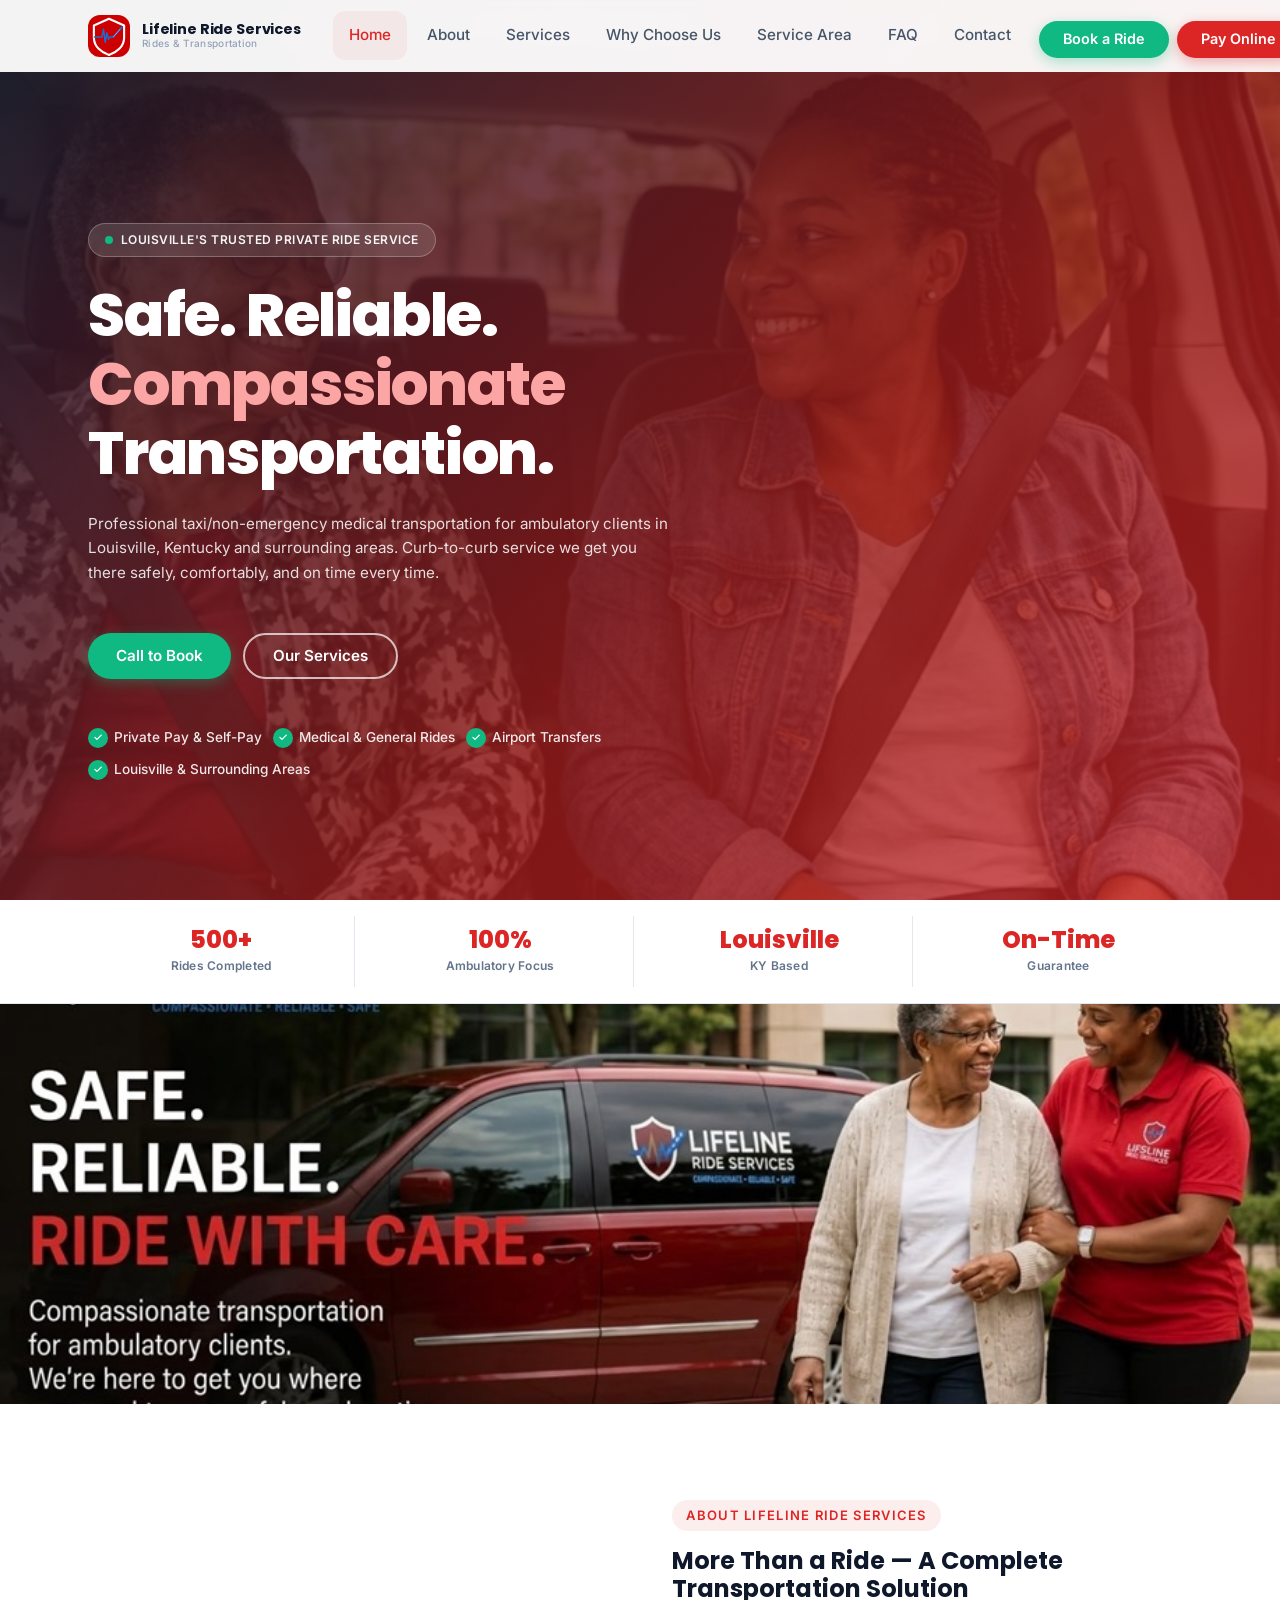
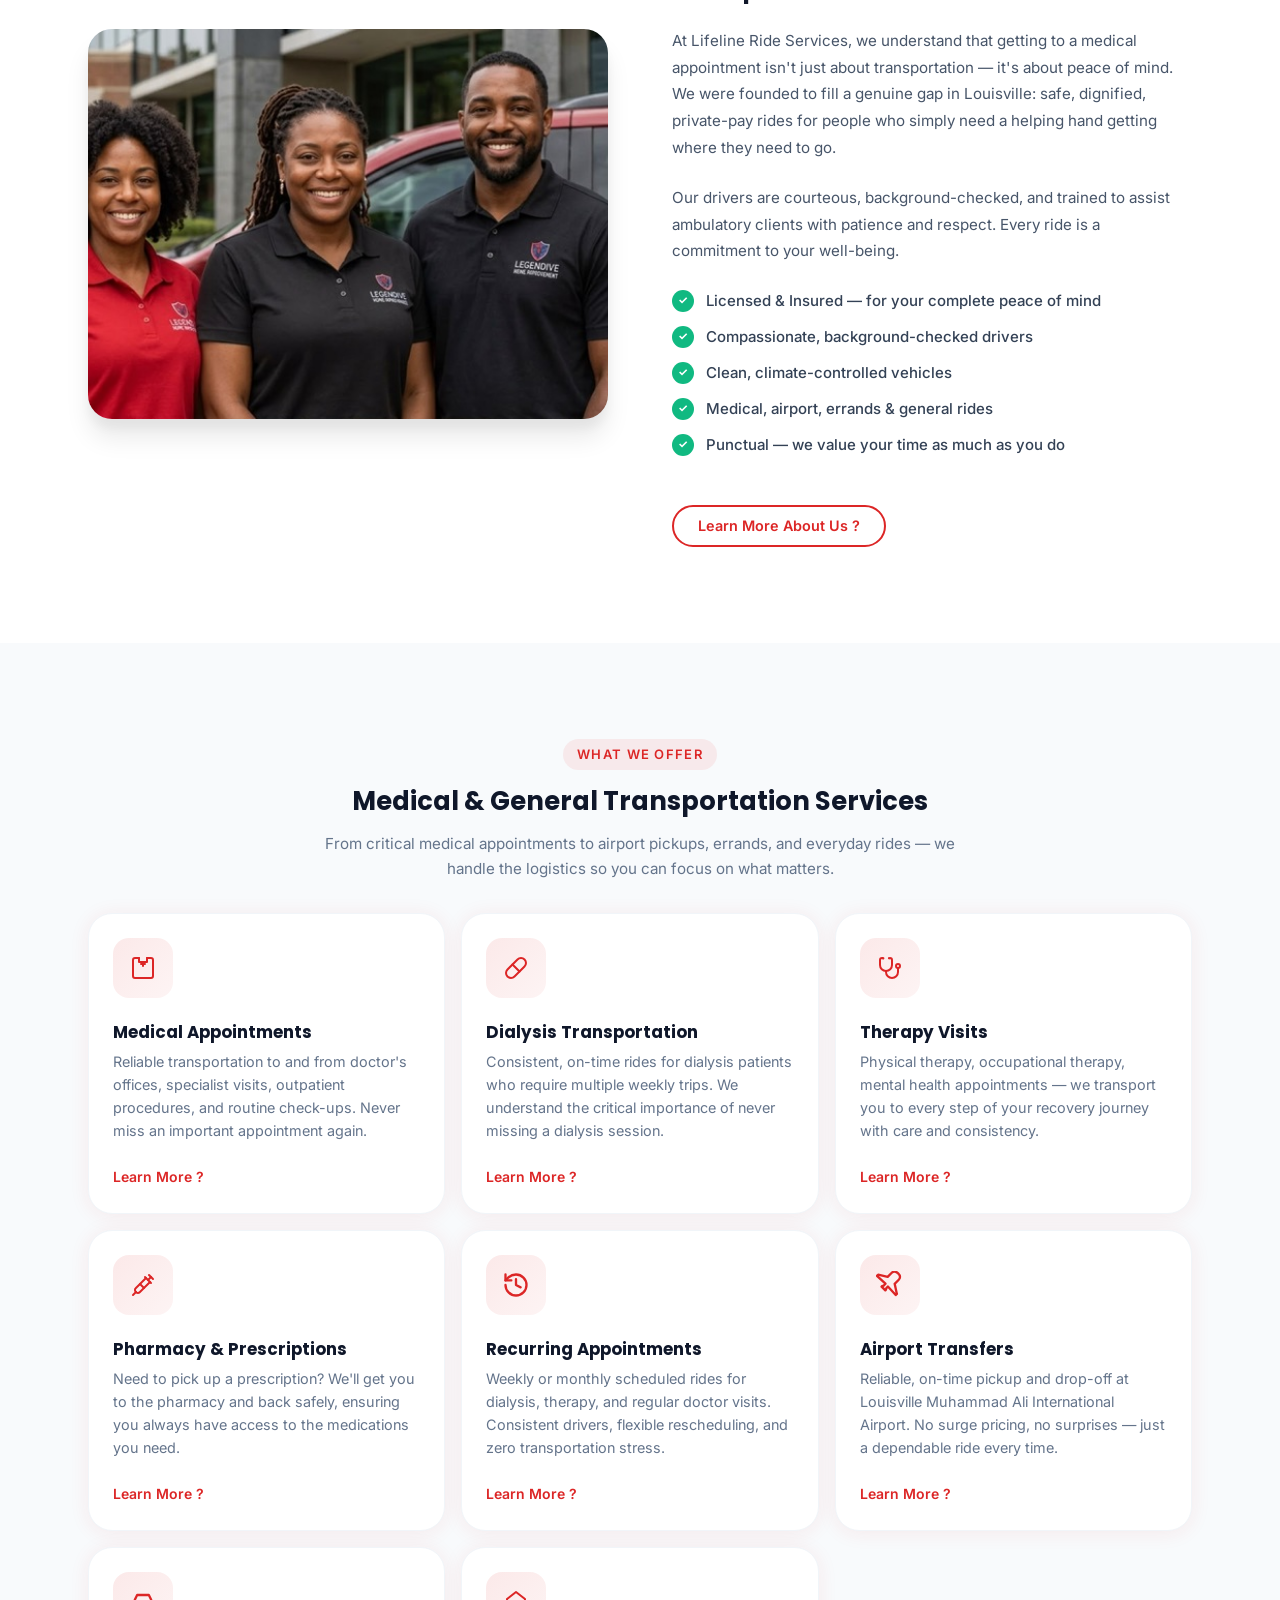
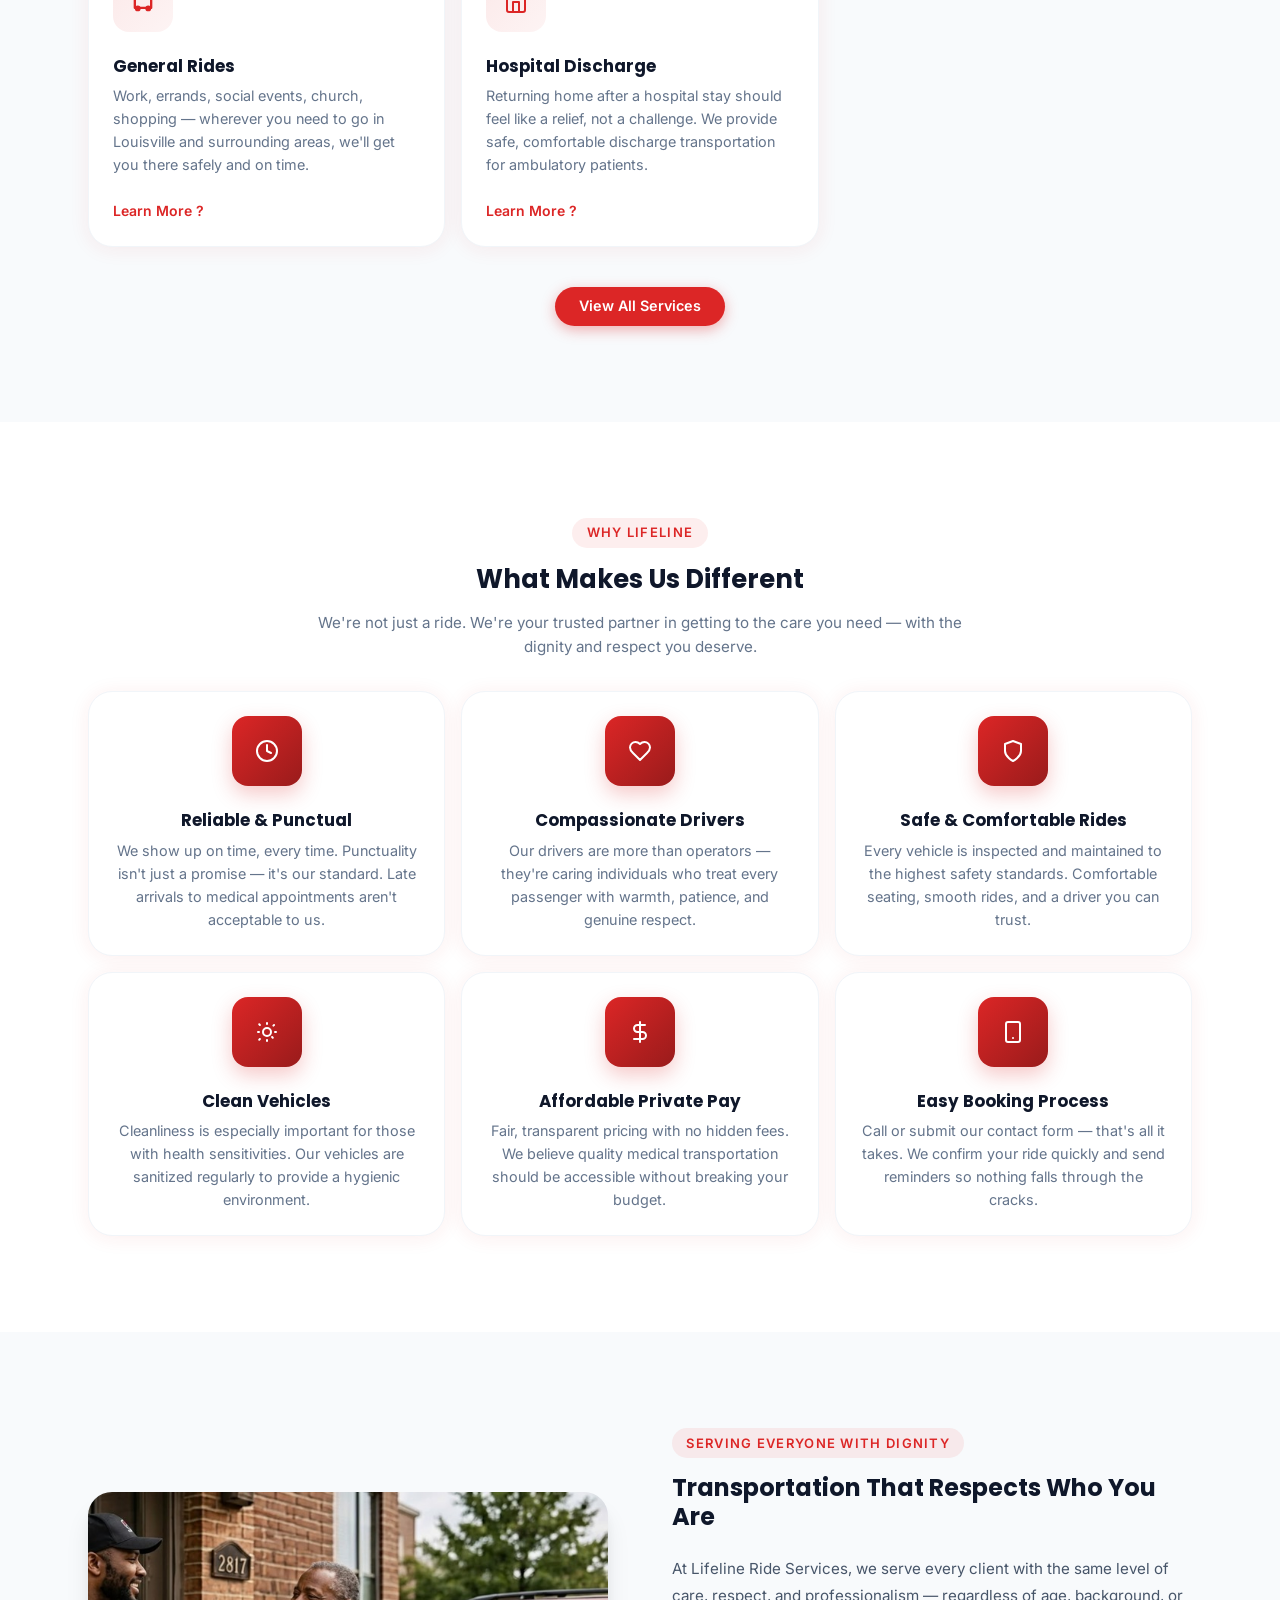
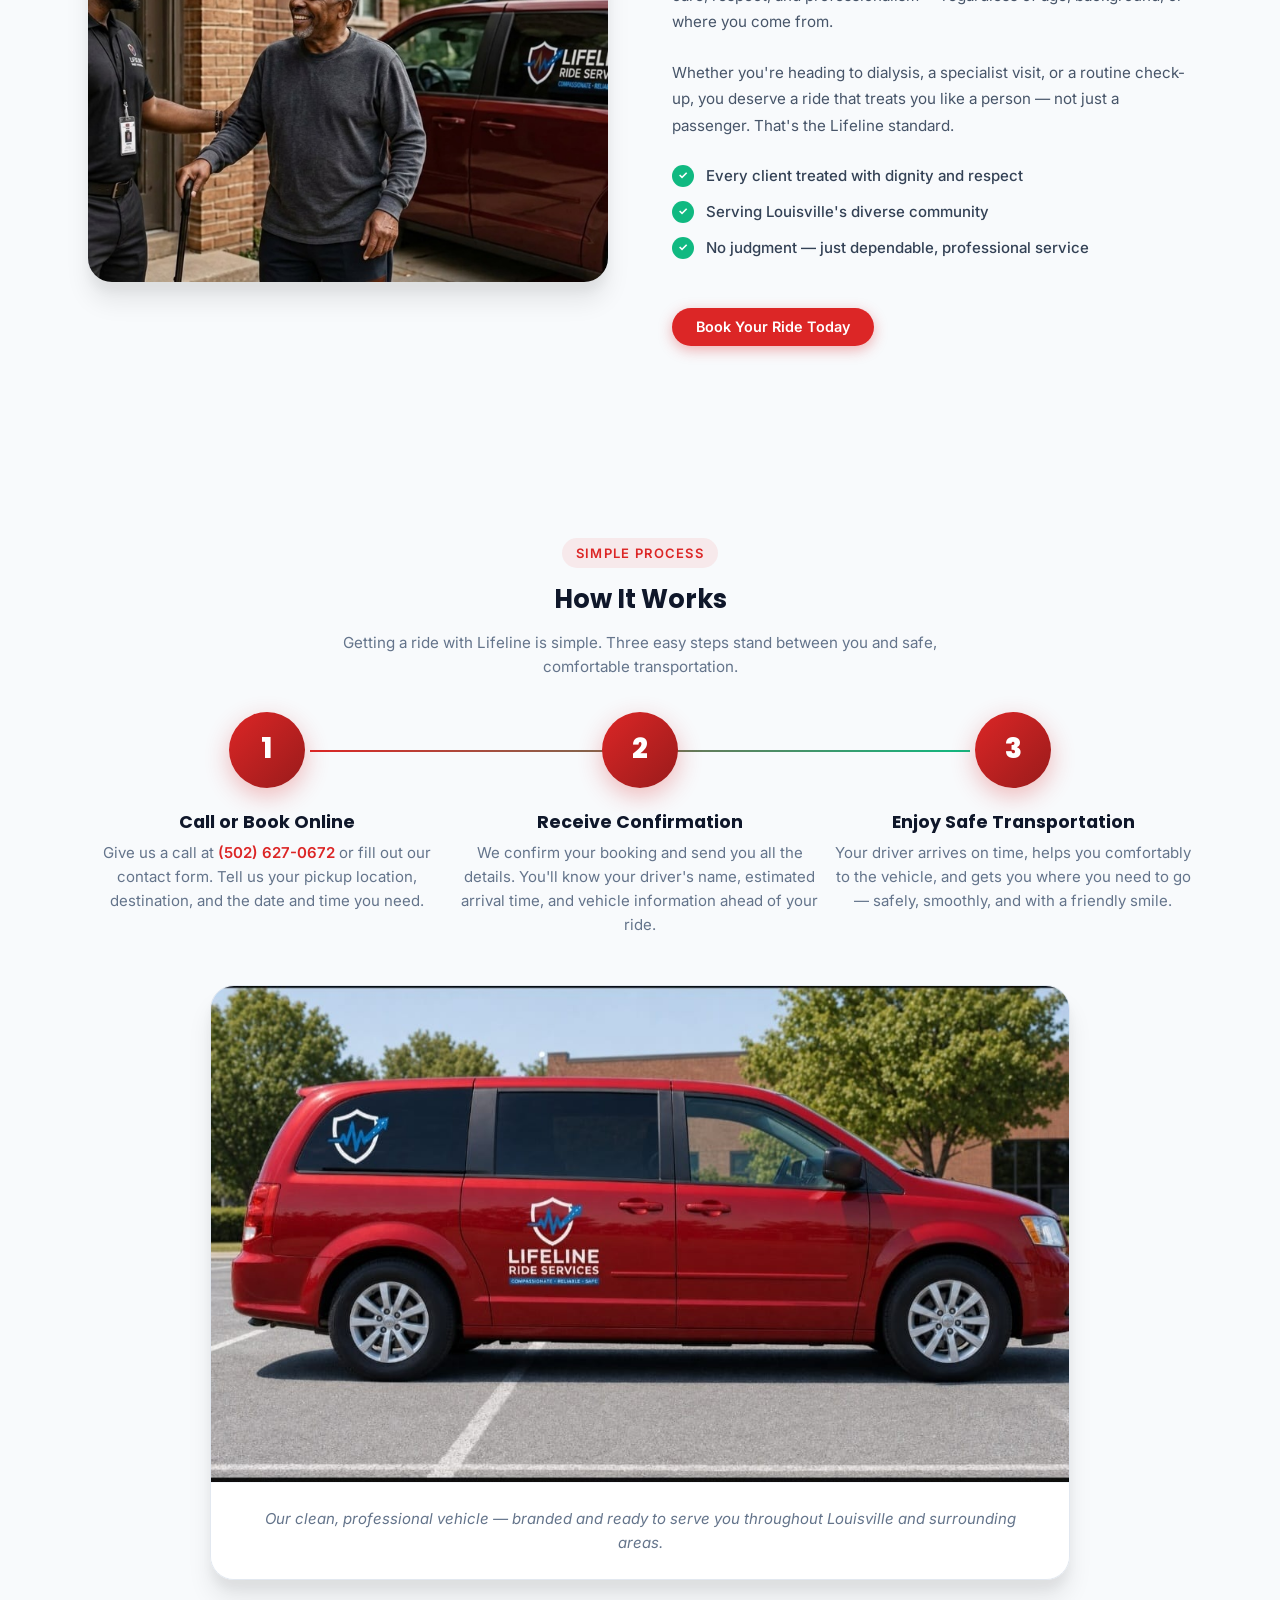
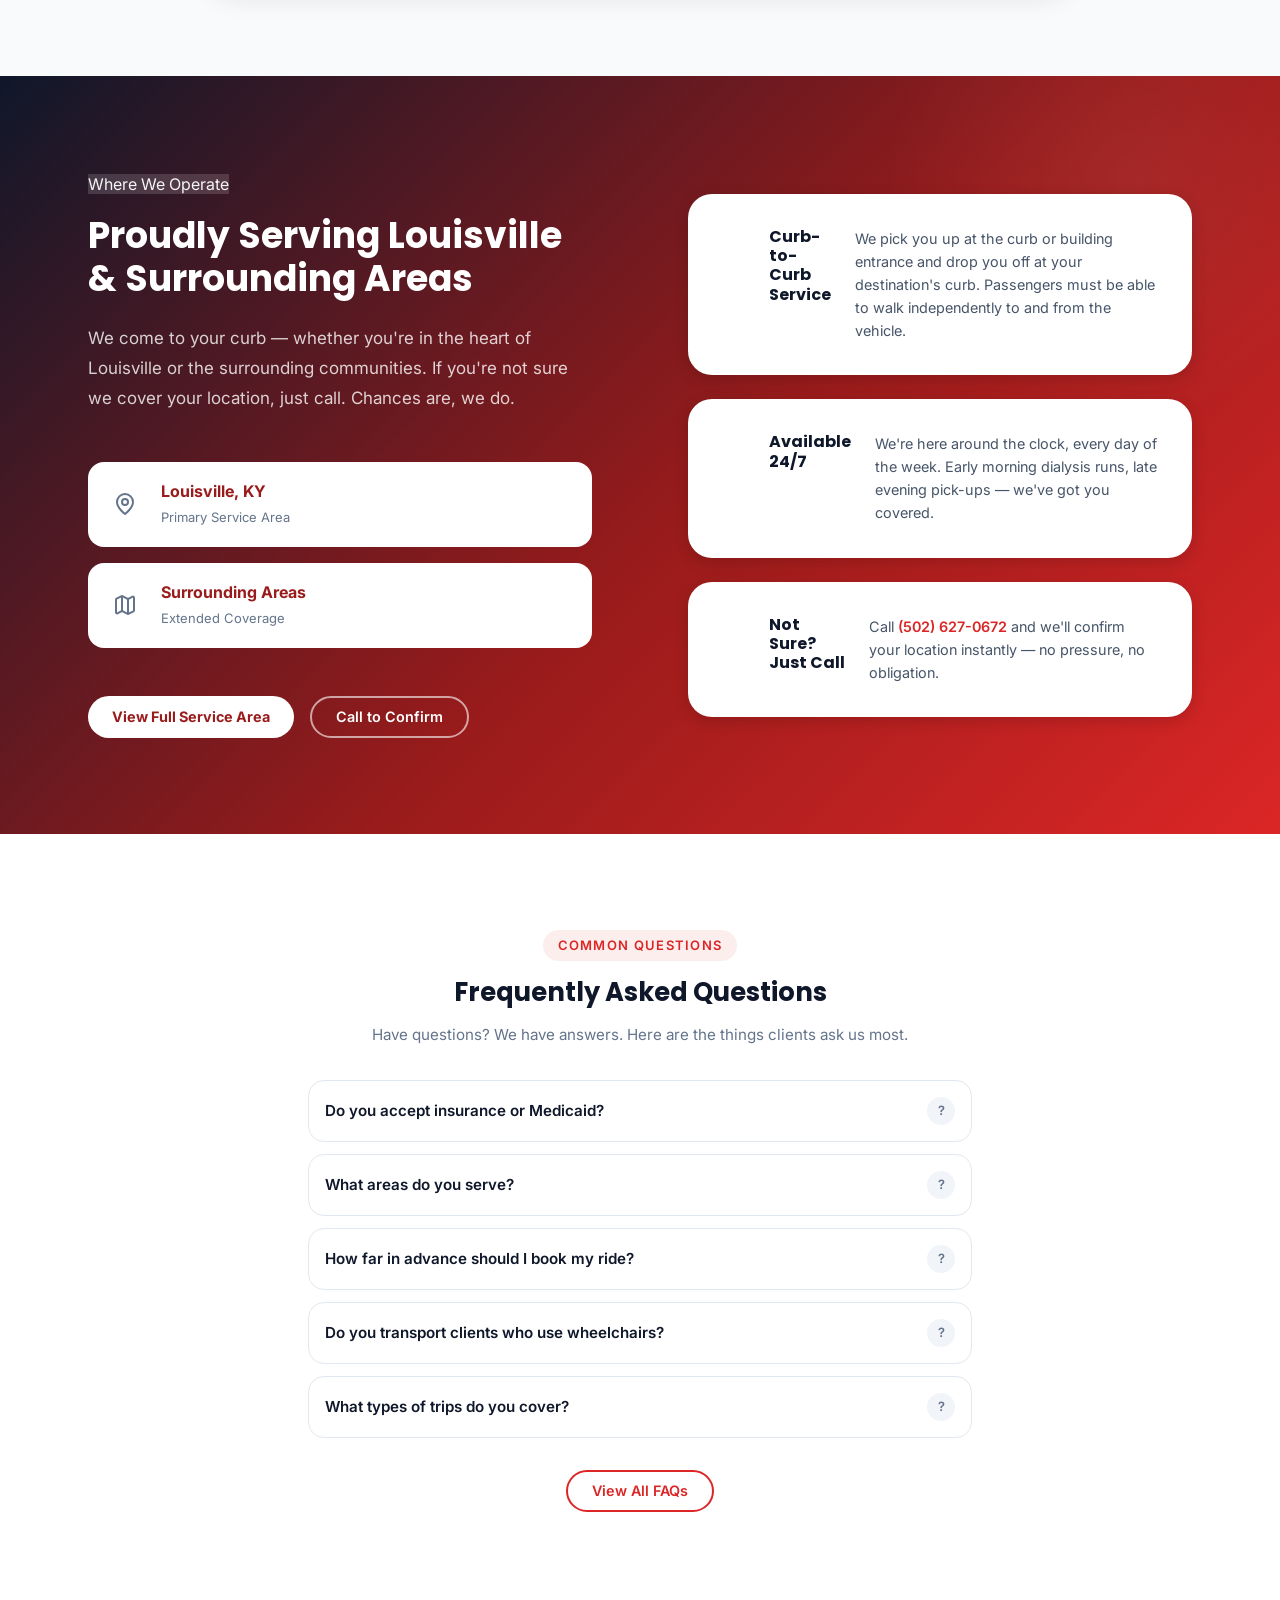
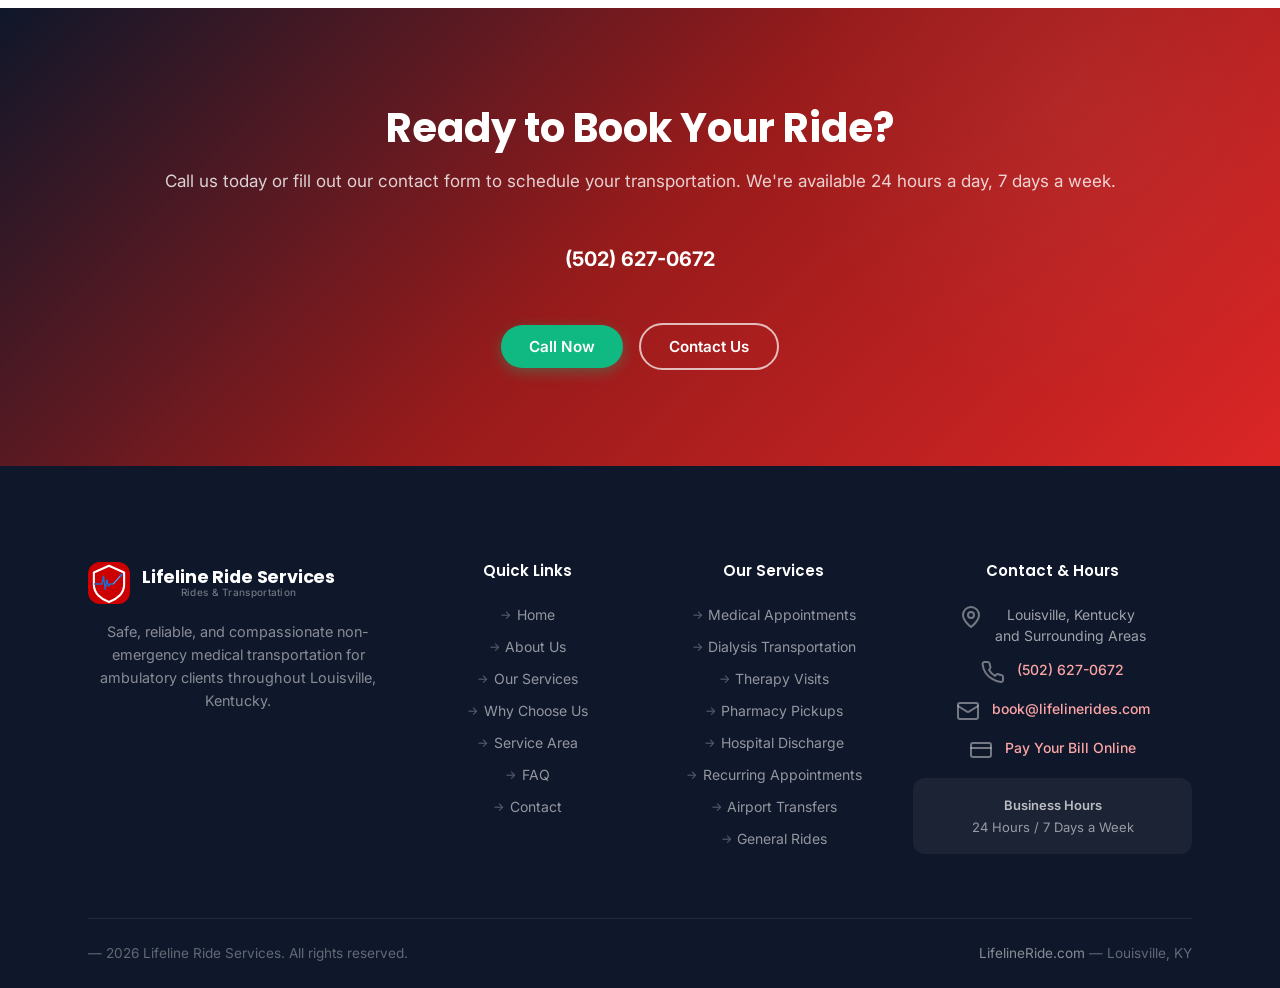
<file: index.html>
﻿<!DOCTYPE html>
<html lang="en">

<head>
    <meta charset="UTF-8" />
    <meta name="viewport" content="width=device-width, initial-scale=1.0" />
    <title>Lifeline Ride Services | Rides, Medical &amp; General Transportation | Louisville KY</title>
    <meta name="description"
        content="Reliable medical and general transportation in Louisville, KY. Private pay rides for medical appointments, dialysis, airport trips, errands, events, and more. Call us today!" />
    <meta name="keywords"
        content="ride service Louisville KY, medical transportation Louisville, non-emergency medical transportation Louisville, taxi Louisville Kentucky, airport transfer Louisville, private car service Louisville, dialysis transportation Louisville, general rides Louisville, private pay transportation Louisville KY" />
    <meta name="author" content="Lifeline Ride Services" />
    <meta name="robots" content="index, follow" />
    <link rel="canonical" href="https://lifelinerides.com/" />

    <!-- Open Graph -->
    <meta property="og:type" content="website" />
    <meta property="og:url" content="https://lifelinerides.com/" />
    <meta property="og:title"
        content="Lifeline Ride Services | Rides, Medical &amp; General Transportation | Louisville KY" />
    <meta property="og:description"
        content="Safe, reliable, and professional medical and general transportation in Louisville, KY. Private pay. Ambulatory clients. Book your ride today." />
    <meta property="og:image" content="https://lifelinerides.com/hero.jpg" />

    <!-- Twitter Card -->
    <meta name="twitter:card" content="summary_large_image" />
    <meta name="twitter:title" content="Lifeline Ride Services | Medical Transportation Louisville KY" />
    <meta name="twitter:description" content="Safe, reliable, and compassionate NEMT in Louisville, KY." />

    <!-- Favicon placeholder -->
    <link rel="icon" type="image/svg+xml" href="logo.svg" />

    <!-- Google Fonts -->
    <link rel="preconnect" href="https://fonts.googleapis.com" />
    <link rel="preconnect" href="https://fonts.gstatic.com" crossorigin />
    <link
        href="https://fonts.googleapis.com/css2?family=Inter:wght@400;500;600;700&family=Poppins:wght@600;700;800&display=swap"
        rel="stylesheet" />

    <!-- Stylesheets -->
    <link rel="stylesheet" href="css/style.css" />
    <link rel="stylesheet" href="css/responsive.css" />

    <!-- Schema.org Local Business -->
    <script type="application/ld+json">
  {
    "@context": "https://schema.org",
    "@type": "LocalBusiness",
    "name": "Lifeline Ride Services",
    "description": "Medical and general transportation services in Louisville, KY. Private pay rides for medical appointments, dialysis, airport trips, events, and more.",    "url": "https://lifelinerides.com",
    "telephone": "(502) 627-0672",
    "email": "book@lifelinerides.com",
    "address": {
      "@type": "PostalAddress",
      "addressLocality": "Louisville",
      "addressRegion": "KY",
      "addressCountry": "US"
    },
    "openingHoursSpecification": [
      { "@type": "OpeningHoursSpecification", "dayOfWeek": ["Monday","Tuesday","Wednesday","Thursday","Friday","Saturday","Sunday"], "opens": "00:00", "closes": "23:59" }
    ],
    "areaServed": "Louisville, Kentucky and surrounding areas",
    "serviceType": "Medical and General Transportation"
  }
  </script>
</head>

<body>

    <!-- ------------------------------------------
       NAVIGATION
  ------------------------------------------ -->
    <header id="navbar" class="navbar" role="banner">
        <div class="container">
            <a href="index.html" class="nav-logo" aria-label="Lifeline Ride Services — Home">
                <div class="nav-logo-mark" aria-hidden="true"><img src="logo.svg"
                        alt="Lifeline Ride Services shield logo" width="42" height="42" /></div>
                <div class="nav-logo-text">
                    <span class="nav-logo-name">Lifeline Ride Services</span>
                    <span class="nav-logo-tag">Rides &amp; Transportation</span>
                </div>
            </a>

            <button class="nav-toggle" id="navToggle" aria-controls="navMenu" aria-expanded="false"
                aria-label="Toggle navigation menu">
                <span></span><span></span><span></span>
            </button>

            <nav id="navMenu" class="nav-menu" role="navigation" aria-label="Main navigation">
                <a href="index.html" class="nav-link active" aria-current="page">Home</a>
                <a href="about.html" class="nav-link">About</a>
                <a href="services.html" class="nav-link">Services</a>
                <a href="why-choose-us.html" class="nav-link">Why Choose Us</a>
                <a href="service-area.html" class="nav-link">Service Area</a>
                <a href="faq.html" class="nav-link">FAQ</a>
                <a href="contact.html" class="nav-link">Contact</a>
                <div class="nav-cta">
                    <a href="contact.html" class="btn btn-green btn-sm">Book a Ride</a>
                    <a href="https://28e694de-63f9-4224-be8e-77f7c01dd406.paylinks.godaddy.com"
                        class="btn btn-primary btn-sm" target="_blank" rel="noopener">Pay Online</a>
                </div>
            </nav>
        </div>
    </header>

    <!-- ------------------------------------------
       HERO SECTION
  ------------------------------------------ -->
    <main id="main-content">
        <section class="hero" aria-label="Hero — Safe, Reliable, Compassionate Transportation">
            <img class="hero-bg-image" src="hero.jpg"
                alt="Lifeline Ride Services professional team representing trusted transportation service in Louisville"
                fetchpriority="high" />
            <div class="hero-bg" aria-hidden="true"></div>

            <div class="container">
                <div class="hero-content">
                    <div class="hero-badge">Louisville's Trusted Private Ride Service</div>
                    <h1 class="hero-title">
                        Safe. Reliable.<br />
                        <span>Compassionate</span> Transportation.
                    </h1>
                    <p class="hero-subtitle">
                        Professional taxi/non-emergency medical transportation for ambulatory clients
                        in Louisville, Kentucky and surrounding areas. Curb-to-curb service we get you there safely,
                        comfortably, and on time every time.
                    </p>

                    <div class="hero-actions">
                        <a href="tel:+15026270672" class="btn btn-green btn-lg"
                            aria-label="Call to book a ride: (502) 627-0672">
                            Call to Book
                        </a>
                        <a href="services.html" class="btn btn-outline btn-lg">Our Services</a>
                    </div>

                    <div class="hero-trust" role="list" aria-label="Key service highlights">
                        <div class="hero-trust-item" role="listitem">Private Pay &amp; Self-Pay</div>
                        <div class="hero-trust-item" role="listitem">Medical &amp; General Rides</div>
                        <div class="hero-trust-item" role="listitem">Airport Transfers</div>
                        <div class="hero-trust-item" role="listitem">Louisville &amp; Surrounding Areas</div>
                    </div>
                </div>
            </div>
        </section>

        <!-- ------------------------------------------
       STATS / TRUST BAR
  ------------------------------------------ -->
        <section class="stats-bar" aria-label="Key statistics">
            <div class="container">
                <div class="stat-item fade-up">
                    <span class="stat-number">500+</span>
                    <span class="stat-label">Rides Completed</span>
                </div>
                <div class="stat-item fade-up delay-1">
                    <span class="stat-number">100%</span>
                    <span class="stat-label">Ambulatory Focus</span>
                </div>
                <div class="stat-item fade-up delay-2">
                    <span class="stat-number">Louisville</span>
                    <span class="stat-label">KY Based</span>
                </div>
                <div class="stat-item fade-up delay-3">
                    <span class="stat-number">On-Time</span>
                    <span class="stat-label">Guarantee</span>
                </div>
            </div>
        </section>

        <!-- ------------------------------------------
       PROMOTIONAL BANNER
  ------------------------------------------ -->
        <section class="promo-banner-section" aria-label="Lifeline Ride Services - Safe, Reliable, Ride with Care">
            <div class="promo-banner-wrap">
                <img src="promo-banner.jpg"
                    alt="Lifeline Ride Services - Safe, Reliable, Ride with Care. Compassionate transportation for ambulatory clients. Black female driver assisting Black senior woman with Lifeline branded van."
                    loading="lazy" />
            </div>
        </section>

        <!-- ------------------------------------------
       ABOUT INTRO
  ------------------------------------------ -->
        <section class="section" aria-labelledby="about-heading">
            <div class="container">
                <div class="split-section">
                    <div class="split-image fade-in">
                        <img src="team-new.jpg"
                            alt="Lifeline Ride Services professional team standing in front of the company van in Louisville, KY"
                            loading="lazy" style="object-position: center top;" />
                    </div>
                    <div class="split-content fade-up">
                        <span class="eyebrow">About Lifeline Ride Services</span>
                        <h2 id="about-heading">More Than a Ride — A Complete Transportation Solution</h2>
                        <p>
                            At Lifeline Ride Services, we understand that getting to a medical appointment isn't just
                            about transportation — it's about peace of mind. We were founded to fill a genuine gap in
                            Louisville: safe, dignified, private-pay rides for people who simply need a helping hand
                            getting where they need to go.
                        </p>
                        <p>
                            Our drivers are courteous, background-checked, and trained to assist ambulatory clients with
                            patience and respect. Every ride is a commitment to your well-being.
                        </p>
                        <ul class="check-list" aria-label="Why clients trust us">
                            <li>Licensed &amp; Insured — for your complete peace of mind</li>
                            <li>Compassionate, background-checked drivers</li>
                            <li>Clean, climate-controlled vehicles</li>
                            <li>Medical, airport, errands &amp; general rides</li>
                            <li>Punctual — we value your time as much as you do</li>
                        </ul>
                        <a href="about.html" class="btn btn-outline-primary">Learn More About Us ?</a>
                    </div>
                </div>
            </div>
        </section>

        <!-- ------------------------------------------
       SERVICES SECTION
  ------------------------------------------ -->
        <section class="section bg-gray" aria-labelledby="services-heading">
            <div class="container">
                <div class="section-header fade-up">
                    <span class="eyebrow">What We Offer</span>
                    <h2 id="services-heading">Medical &amp; General Transportation Services</h2>
                    <p>From critical medical appointments to airport pickups, errands, and everyday rides — we handle
                        the logistics so you can focus on what matters.</p>
                </div>

                <div class="services-grid" role="list">
                    <article class="service-card fade-up" role="listitem">
                        <div class="service-icon" aria-hidden="true"><svg xmlns="http://www.w3.org/2000/svg" width="24"
                                height="24" viewBox="0 0 24 24" fill="none" stroke="currentColor" stroke-width="2"
                                stroke-linecap="round" stroke-linejoin="round">
                                <path
                                    d="M12 6v4m-2-2h4M8 2H4a2 2 0 0 0-2 2v16a2 2 0 0 0 2 2h16a2 2 0 0 0 2-2V4a2 2 0 0 0-2-2h-4" />
                                <path d="M8 2v4h8V2" />
                            </svg></div>
                        <h3>Medical Appointments</h3>
                        <p>Reliable transportation to and from doctor's offices, specialist visits, outpatient
                            procedures, and routine check-ups. Never miss an important appointment again.</p>
                        <a href="services.html#medical" class="card-link">Learn More ?</a>
                    </article>

                    <article class="service-card fade-up delay-1" role="listitem">
                        <div class="service-icon" aria-hidden="true"><svg xmlns="http://www.w3.org/2000/svg" width="24"
                                height="24" viewBox="0 0 24 24" fill="none" stroke="currentColor" stroke-width="2"
                                stroke-linecap="round" stroke-linejoin="round">
                                <path d="m10.5 20.5 10-10a4.95 4.95 0 1 0-7-7l-10 10a4.95 4.95 0 1 0 7 7Z" />
                                <path d="m8.5 8.5 7 7" />
                            </svg></div>
                        <h3>Dialysis Transportation</h3>
                        <p>Consistent, on-time rides for dialysis patients who require multiple weekly trips. We
                            understand the critical importance of never missing a dialysis session.</p>
                        <a href="services.html#dialysis" class="card-link">Learn More ?</a>
                    </article>

                    <article class="service-card fade-up delay-2" role="listitem">
                        <div class="service-icon" aria-hidden="true"><svg xmlns="http://www.w3.org/2000/svg" width="24"
                                height="24" viewBox="0 0 24 24" fill="none" stroke="currentColor" stroke-width="2"
                                stroke-linecap="round" stroke-linejoin="round">
                                <path
                                    d="M4.8 2.3A.3.3 0 1 0 5 2H4a2 2 0 0 0-2 2v5a6 6 0 0 0 6 6v0a6 6 0 0 0 6-6V4a2 2 0 0 0-2-2h-1a.2.2 0 1 0 .3.3" />
                                <path d="M8 15v1a6 6 0 0 0 6 6v0a6 6 0 0 0 6-6v-4" />
                                <circle cx="20" cy="10" r="2" />
                            </svg></div>
                        <h3>Therapy Visits</h3>
                        <p>Physical therapy, occupational therapy, mental health appointments — we transport you to
                            every step of your recovery journey with care and consistency.</p>
                        <a href="services.html#therapy" class="card-link">Learn More ?</a>
                    </article>

                    <article class="service-card fade-up delay-3" role="listitem">
                        <div class="service-icon" aria-hidden="true"><svg xmlns="http://www.w3.org/2000/svg" width="24"
                                height="24" viewBox="0 0 24 24" fill="none" stroke="currentColor" stroke-width="2"
                                stroke-linecap="round" stroke-linejoin="round">
                                <path d="m18 2 4 4" />
                                <path d="m17 7 3-3" />
                                <path d="M19 9 8.7 19.3c-1 1-2.5 1-3.4 0l-.6-.6c-1-1-1-2.5 0-3.4L15 5" />
                                <path d="m9 11 4 4" />
                                <path d="m5 19-3 3" />
                                <path d="m14 4 6 6" />
                            </svg></div>
                        <h3>Pharmacy &amp; Prescriptions</h3>
                        <p>Need to pick up a prescription? We'll get you to the pharmacy and back safely, ensuring you
                            always have access to the medications you need.</p>
                        <a href="services.html#pharmacy" class="card-link">Learn More ?</a>
                    </article>

                    <article class="service-card fade-up delay-4" role="listitem">
                        <div class="service-icon" aria-hidden="true"><svg xmlns="http://www.w3.org/2000/svg" width="28"
                                height="28" viewBox="0 0 24 24" fill="none" stroke="currentColor" stroke-width="2"
                                stroke-linecap="round" stroke-linejoin="round">
                                <path d="M3 12a9 9 0 1 0 9-9 9.75 9.75 0 0 0-6.74 2.74L3 8" />
                                <path d="M3 3v5h5" />
                                <path d="M12 7v5l4 2" />
                            </svg></div>
                        <h3>Recurring Appointments</h3>
                        <p>Weekly or monthly scheduled rides for dialysis, therapy, and regular doctor visits.
                            Consistent drivers, flexible rescheduling, and zero transportation stress.</p>
                        <a href="services.html#recurring" class="card-link">Learn More ?</a>
                    </article>

                    <article class="service-card fade-up delay-5" role="listitem">
                        <div class="service-icon" aria-hidden="true"><svg xmlns="http://www.w3.org/2000/svg" width="28"
                                height="28" viewBox="0 0 24 24" fill="none" stroke="currentColor" stroke-width="2"
                                stroke-linecap="round" stroke-linejoin="round">
                                <path
                                    d="M17.8 19.2 16 11l3.5-3.5C21 6 21 4 19 2c-2-2-4-2-5.5-.5L10 5 1.8 3.2l-1 1 7.3 6.7L6.7 12.5l-1.5.5-.4.4 3.2 3.2.4-.4.5-1.5 1.3-1.4 6.7 7.3 1-1z" />
                            </svg></div>
                        <h3>Airport Transfers</h3>
                        <p>Reliable, on-time pickup and drop-off at Louisville Muhammad Ali International Airport. No
                            surge pricing, no surprises — just a dependable ride every time.</p>
                        <a href="services.html#airport" class="card-link">Learn More ?</a>
                    </article>

                    <article class="service-card fade-up delay-6" role="listitem">
                        <div class="service-icon" aria-hidden="true"><svg xmlns="http://www.w3.org/2000/svg" width="28"
                                height="28" viewBox="0 0 24 24" fill="none" stroke="currentColor" stroke-width="2"
                                stroke-linecap="round" stroke-linejoin="round">
                                <path d="M19 17H5v-7l2-4h10l2 4v7z" />
                                <circle cx="7.5" cy="17.5" r="1.5" />
                                <circle cx="16.5" cy="17.5" r="1.5" />
                            </svg></div>
                        <h3>General Rides</h3>
                        <p>Work, errands, social events, church, shopping — wherever you need to go in Louisville and
                            surrounding areas, we'll get you there safely and on time.</p>
                        <a href="services.html#general" class="card-link">Learn More ?</a>
                    </article>

                    <article class="service-card fade-up delay-5" role="listitem">
                        <div class="service-icon" aria-hidden="true"><svg xmlns="http://www.w3.org/2000/svg" width="24"
                                height="24" viewBox="0 0 24 24" fill="none" stroke="currentColor" stroke-width="2"
                                stroke-linecap="round" stroke-linejoin="round">
                                <path d="m3 9 9-7 9 7v11a2 2 0 0 1-2 2H5a2 2 0 0 1-2-2z" />
                                <polyline points="9 22 9 12 15 12 15 22" />
                            </svg></div>
                        <h3>Hospital Discharge</h3>
                        <p>Returning home after a hospital stay should feel like a relief, not a challenge. We provide
                            safe, comfortable discharge transportation for ambulatory patients.</p>
                        <a href="services.html#discharge" class="card-link">Learn More ?</a>
                    </article>
                </div>

                <div class="text-center" style="margin-top: 2.5rem;">
                    <a href="services.html" class="btn btn-primary">View All Services</a>
                </div>
            </div>
        </section>

        <!-- ------------------------------------------
       WHY CHOOSE US
  ------------------------------------------ -->
        <section class="section" aria-labelledby="why-heading">
            <div class="container">
                <div class="section-header fade-up">
                    <span class="eyebrow">Why Lifeline</span>
                    <h2 id="why-heading">What Makes Us Different</h2>
                    <p>We're not just a ride. We're your trusted partner in getting to the care you need — with the
                        dignity and respect you deserve.</p>
                </div>

                <div class="features-grid">
                    <div class="feature-card fade-up">
                        <div class="feature-icon" aria-hidden="true"><svg xmlns="http://www.w3.org/2000/svg" width="24"
                                height="24" viewBox="0 0 24 24" fill="none" stroke="currentColor" stroke-width="2"
                                stroke-linecap="round" stroke-linejoin="round">
                                <circle cx="12" cy="12" r="10" />
                                <polyline points="12 6 12 12 16 14" />
                            </svg></div>
                        <h3>Reliable &amp; Punctual</h3>
                        <p>We show up on time, every time. Punctuality isn't just a promise — it's our standard. Late
                            arrivals to medical appointments aren't acceptable to us.</p>
                    </div>

                    <div class="feature-card fade-up delay-1">
                        <div class="feature-icon" aria-hidden="true"><svg xmlns="http://www.w3.org/2000/svg" width="24"
                                height="24" viewBox="0 0 24 24" fill="none" stroke="currentColor" stroke-width="2"
                                stroke-linecap="round" stroke-linejoin="round">
                                <path
                                    d="M19 14c1.49-1.46 3-3.21 3-5.5A5.5 5.5 0 0 0 16.5 3c-1.76 0-3 .5-4.5 2-1.5-1.5-2.74-2-4.5-2A5.5 5.5 0 0 0 2 8.5c0 2.3 1.5 4.05 3 5.5l7 7Z" />
                            </svg></div>
                        <h3>Compassionate Drivers</h3>
                        <p>Our drivers are more than operators — they're caring individuals who treat every passenger
                            with warmth, patience, and genuine respect.</p>
                    </div>

                    <div class="feature-card fade-up delay-2">
                        <div class="feature-icon" aria-hidden="true"><svg xmlns="http://www.w3.org/2000/svg" width="24"
                                height="24" viewBox="0 0 24 24" fill="none" stroke="currentColor" stroke-width="2"
                                stroke-linecap="round" stroke-linejoin="round">
                                <path d="M12 22s8-4 8-10V5l-8-3-8 3v7c0 6 8 10 8 10z" />
                            </svg></div>
                        <h3>Safe &amp; Comfortable Rides</h3>
                        <p>Every vehicle is inspected and maintained to the highest safety standards. Comfortable
                            seating, smooth rides, and a driver you can trust.</p>
                    </div>

                    <div class="feature-card fade-up delay-3">
                        <div class="feature-icon" aria-hidden="true"><svg xmlns="http://www.w3.org/2000/svg" width="24"
                                height="24" viewBox="0 0 24 24" fill="none" stroke="currentColor" stroke-width="2"
                                stroke-linecap="round" stroke-linejoin="round">
                                <path
                                    d="M12 3v1m0 16v1M4.22 4.22l.7.7m12.16 12.16.7.7M3 12h1m16 0h1M4.22 19.78l.7-.7M18.36 5.64l.7-.7" />
                                <circle cx="12" cy="12" r="4" />
                            </svg></div>
                        <h3>Clean Vehicles</h3>
                        <p>Cleanliness is especially important for those with health sensitivities. Our vehicles are
                            sanitized regularly to provide a hygienic environment.</p>
                    </div>

                    <div class="feature-card fade-up delay-4">
                        <div class="feature-icon" aria-hidden="true"><svg xmlns="http://www.w3.org/2000/svg" width="24"
                                height="24" viewBox="0 0 24 24" fill="none" stroke="currentColor" stroke-width="2"
                                stroke-linecap="round" stroke-linejoin="round">
                                <line x1="12" x2="12" y1="2" y2="22" />
                                <path d="M17 5H9.5a3.5 3.5 0 0 0 0 7h5a3.5 3.5 0 0 1 0 7H6" />
                            </svg></div>
                        <h3>Affordable Private Pay</h3>
                        <p>Fair, transparent pricing with no hidden fees. We believe quality medical transportation
                            should be accessible without breaking your budget.</p>
                    </div>

                    <div class="feature-card fade-up delay-5">
                        <div class="feature-icon" aria-hidden="true"><svg xmlns="http://www.w3.org/2000/svg" width="24"
                                height="24" viewBox="0 0 24 24" fill="none" stroke="currentColor" stroke-width="2"
                                stroke-linecap="round" stroke-linejoin="round">
                                <rect width="14" height="20" x="5" y="2" rx="2" ry="2" />
                                <path d="M12 18h.01" />
                            </svg></div>
                        <h3>Easy Booking Process</h3>
                        <p>Call or submit our contact form — that's all it takes. We confirm your ride quickly and send
                            reminders so nothing falls through the cracks.</p>
                    </div>
                </div>
            </div>
        </section>

        <!-- ------------------------------------------
       COMMUNITY FEATURE — STRONG BLACK MAN
  ------------------------------------------ -->
        <section class="section bg-gray" aria-labelledby="community-heading">
            <div class="container">
                <div class="split-section">
                    <div class="split-image fade-in">
                        <img src="community.jpg"
                            alt="Lifeline Ride Services driver assisting an older Black gentleman with a cane, showing compassionate curb-to-curb service in Louisville"
                            loading="lazy" />
                    </div>
                    <div class="split-content fade-up">
                        <span class="eyebrow">Serving Everyone With Dignity</span>
                        <h2 id="community-heading">Transportation That Respects Who You Are</h2>
                        <p>
                            At Lifeline Ride Services, we serve every client with the same level of care, respect, and
                            professionalism — regardless of age, background, or where you come from.
                        </p>
                        <p>
                            Whether you're heading to dialysis, a specialist visit, or a routine check-up, you deserve
                            a ride that treats you like a person — not just a passenger. That's the Lifeline standard.
                        </p>
                        <ul class="check-list">
                            <li>Every client treated with dignity and respect</li>
                            <li>Serving Louisville's diverse community</li>
                            <li>No judgment — just dependable, professional service</li>
                        </ul>
                        <a href="contact.html" class="btn btn-primary">Book Your Ride Today</a>
                    </div>
                </div>
            </div>
        </section>

        <!-- ------------------------------------------
       HOW IT WORKS
  ------------------------------------------ -->
        <section class="section bg-gray" aria-labelledby="how-heading">
            <div class="container">
                <div class="section-header fade-up">
                    <span class="eyebrow">Simple Process</span>
                    <h2 id="how-heading">How It Works</h2>
                    <p>Getting a ride with Lifeline is simple. Three easy steps stand between you and safe, comfortable
                        transportation.</p>
                </div>

                <div class="steps-grid" role="list">
                    <div class="step-item fade-up" role="listitem">
                        <div class="step-number" aria-hidden="true">1</div>
                        <h3>Call or Book Online</h3>
                        <p>Give us a call at <a href="tel:+15026270672"
                                style="color:var(--color-primary);font-weight:600;">(502) 627-0672</a> or fill out our
                            contact form. Tell us your pickup location, destination, and the date and time you need.</p>
                    </div>

                    <div class="step-item fade-up delay-2" role="listitem">
                        <div class="step-number" aria-hidden="true">2</div>
                        <h3>Receive Confirmation</h3>
                        <p>We confirm your booking and send you all the details. You'll know your driver's name,
                            estimated arrival time, and vehicle information ahead of your ride.</p>
                    </div>

                    <div class="step-item fade-up delay-4" role="listitem">
                        <div class="step-number" aria-hidden="true">3</div>
                        <h3>Enjoy Safe Transportation</h3>
                        <p>Your driver arrives on time, helps you comfortably to the vehicle, and gets you where you
                            need to go — safely, smoothly, and with a friendly smile.</p>
                    </div>
                </div>

                <!-- Van Photo -->
                <div class="van-showcase fade-up" style="margin-top: 3rem;">
                    <img src="van.jpg"
                        alt="Lifeline Ride Services branded red minivan — clean, professional, and ready to serve Louisville, KY"
                        loading="lazy" />
                    <p class="van-caption">Our clean, professional vehicle — branded and ready to serve you throughout
                        Louisville and surrounding areas.</p>
                </div>
            </div>
        </section>
        <!-- ------------------------------------------
       SERVICE AREA
  ------------------------------------------ -->
        <section class="section service-area-section" aria-labelledby="area-heading">
            <div class="container">
                <div class="service-area-inner fade-up">
                    <div class="service-area-left">
                        <span class="eyebrow eyebrow--white">Where We Operate</span>
                        <h2 id="area-heading">Proudly Serving Louisville &amp; Surrounding Areas</h2>
                        <p>We come to your curb — whether you're in the heart of Louisville or the surrounding
                            communities. If you're not sure we cover your location, just call. Chances are, we do.</p>
                        <div class="service-area-badges">
                            <div class="area-badge">
                                <span class="area-badge-icon"><svg xmlns="http://www.w3.org/2000/svg" width="24"
                                        height="24" viewBox="0 0 24 24" fill="none" stroke="currentColor"
                                        stroke-width="2" stroke-linecap="round" stroke-linejoin="round">
                                        <path d="M20 10c0 6-8 12-8 12s-8-6-8-12a8 8 0 0 1 16 0Z" />
                                        <circle cx="12" cy="10" r="3" />
                                    </svg></span>
                                <div>
                                    <strong>Louisville, KY</strong>
                                    <span>Primary Service Area</span>
                                </div>
                            </div>
                            <div class="area-badge">
                                <span class="area-badge-icon"><svg xmlns="http://www.w3.org/2000/svg" width="24"
                                        height="24" viewBox="0 0 24 24" fill="none" stroke="currentColor"
                                        stroke-width="2" stroke-linecap="round" stroke-linejoin="round">
                                        <path
                                            d="M14.106 5.553a2 2 0 0 0 1.788 0l3.659-1.83A1 1 0 0 1 21 4.619v12.764a1 1 0 0 1-.553.894l-4.553 2.277a2 2 0 0 1-1.788 0l-4.212-2.106a2 2 0 0 0-1.788 0l-3.659 1.83A1 1 0 0 1 3 19.381V6.618a1 1 0 0 1 .553-.894l4.553-2.277a2 2 0 0 1 1.788 0z" />
                                        <path d="M15 5.764v15M9 3.236v15" />
                                    </svg></span>
                                <div>
                                    <strong>Surrounding Areas</strong>
                                    <span>Extended Coverage</span>
                                </div>
                            </div>
                        </div>
                        <div class="service-area-actions">
                            <a href="service-area.html" class="btn btn-white">View Full Service Area</a>
                            <a href="tel:+15026270672" class="btn btn-outline-white">Call to Confirm</a>
                        </div>
                    </div>
                    <div class="service-area-right">
                        <div class="service-area-card">
                            <div class="service-area-card-icon"><svg xmlns="http://www.w3.org/2000/svg" width="24"
                                    height="24" viewBox="0 0 24 24" fill="none" stroke="currentColor" stroke-width="2"
                                    stroke-linecap="round" stroke-linejoin="round">
                                    <path d="M20 10c0 6-8 12-8 12s-8-6-8-12a8 8 0 0 1 16 0Z" />
                                    <circle cx="12" cy="10" r="3" />
                                </svg></div>
                            <h3>Curb-to-Curb Service</h3>
                            <p>We pick you up at the curb or building entrance and drop you off at your destination's
                                curb. Passengers must be able to walk independently to and from the vehicle.</p>
                        </div>
                        <div class="service-area-card">
                            <div class="service-area-card-icon"><svg xmlns="http://www.w3.org/2000/svg" width="24"
                                    height="24" viewBox="0 0 24 24" fill="none" stroke="currentColor" stroke-width="2"
                                    stroke-linecap="round" stroke-linejoin="round">
                                    <circle cx="12" cy="12" r="10" />
                                    <polyline points="12 6 12 12 16 14" />
                                </svg></div>
                            <h3>Available 24/7</h3>
                            <p>We're here around the clock, every day of the week. Early morning dialysis runs, late
                                evening pick-ups — we've got you covered.</p>
                        </div>
                        <div class="service-area-card">
                            <div class="service-area-card-icon"><svg xmlns="http://www.w3.org/2000/svg" width="24"
                                    height="24" viewBox="0 0 24 24" fill="none" stroke="currentColor" stroke-width="2"
                                    stroke-linecap="round" stroke-linejoin="round">
                                    <path
                                        d="M22 16.92v3a2 2 0 0 1-2.18 2 19.79 19.79 0 0 1-8.63-3.07A19.5 19.5 0 0 1 4.69 13a19.79 19.79 0 0 1-3.07-8.67A2 2 0 0 1 3.6 2h3a2 2 0 0 1 2 1.72c.127.96.361 1.903.7 2.81a2 2 0 0 1-.45 2.11L8.09 9.91a16 16 0 0 0 6 6l1.27-1.27a2 2 0 0 1 2.11-.45c.907.339 1.85.573 2.81.7A2 2 0 0 1 22 16.92z" />
                                </svg></div>
                            <h3>Not Sure? Just Call</h3>
                            <p>Call <a href="tel:+15026270672" style="color:var(--color-primary);font-weight:600;">(502)
                                    627-0672</a>
                                and we'll confirm your location instantly — no pressure, no obligation.</p>
                        </div>
                    </div>
                </div>
            </div>
        </section>

        <!-- ------------------------------------------
       FAQ SECTION
  ------------------------------------------ -->
        <section class="section" aria-labelledby="faq-heading">
            <div class="container" style="max-width: 760px;">
                <div class="section-header fade-up">
                    <span class="eyebrow">Common Questions</span>
                    <h2 id="faq-heading">Frequently Asked Questions</h2>
                    <p>Have questions? We have answers. Here are the things clients ask us most.</p>
                </div>

                <div class="faq-list fade-up" role="list">
                    <div class="faq-item" role="listitem">
                        <button class="faq-question" aria-controls="faq1" aria-expanded="false">
                            Do you accept insurance or Medicaid?
                            <span class="faq-chevron" aria-hidden="true">?</span>
                        </button>
                        <div class="faq-answer" id="faq1" role="region">
                            <div class="faq-answer-inner">
                                <p>Lifeline Ride Services is a <strong>private pay and self-pay service only</strong>.
                                    We do not bill Medicaid, Medicare, or private insurance at this time. Payment is
                                    made directly by the client or their family. We keep our rates fair and transparent
                                    so quality transportation stays accessible.</p>
                            </div>
                        </div>
                    </div>

                    <div class="faq-item" role="listitem">
                        <button class="faq-question" aria-controls="faq2" aria-expanded="false">
                            What areas do you serve?
                            <span class="faq-chevron" aria-hidden="true">?</span>
                        </button>
                        <div class="faq-answer" id="faq2" role="region">
                            <div class="faq-answer-inner">
                                <p>We serve <strong>Louisville, KY and surrounding areas</strong>. Not sure if we cover
                                    your area? <a href="tel:+15026270672">Call us</a> and we'll let you know right away.
                                </p>
                            </div>
                        </div>
                    </div>

                    <div class="faq-item" role="listitem">
                        <button class="faq-question" aria-controls="faq3" aria-expanded="false">
                            How far in advance should I book my ride?
                            <span class="faq-chevron" aria-hidden="true">?</span>
                        </button>
                        <div class="faq-answer" id="faq3" role="region">
                            <div class="faq-answer-inner">
                                <p>We recommend booking at least <strong>24—48 hours in advance</strong> to guarantee
                                    availability. For recurring trips like dialysis, we encourage scheduling on an
                                    ongoing basis so your slot is always reserved. We do our best to accommodate
                                    last-minute requests, but availability cannot always be guaranteed for same-day
                                    bookings.</p>
                            </div>
                        </div>
                    </div>

                    <div class="faq-item" role="listitem">
                        <button class="faq-question" aria-controls="faq4" aria-expanded="false">
                            Do you transport clients who use wheelchairs?
                            <span class="faq-chevron" aria-hidden="true">?</span>
                        </button>
                        <div class="faq-answer" id="faq4" role="region">
                            <div class="faq-answer-inner">
                                <p>At this time, Lifeline Ride Services serves <strong>ambulatory clients only</strong>
                                    — passengers who can walk independently to and from the vehicle, with or without
                                    assistive devices such as a cane or walker. We do not currently offer wheelchair
                                    transportation. If you require wheelchair-accessible transport, we recommend
                                    contacting other specialized providers in the Louisville area.</p>
                            </div>
                        </div>
                    </div>

                    <div class="faq-item" role="listitem">
                        <button class="faq-question" aria-controls="faq5" aria-expanded="false">
                            What types of trips do you cover?
                            <span class="faq-chevron" aria-hidden="true">?</span>
                        </button>
                        <div class="faq-answer" id="faq5" role="region">
                            <div class="faq-answer-inner">
                                <p>We cover a wide range of transportation needs including medical appointments,
                                    dialysis, physical therapy, specialist visits, hospital discharge, pharmacy pickups,
                                    dialysis, physical therapy, specialist visits, hospital discharge, and pharmacy
                                    pickups. If you're unsure whether your trip qualifies,
                                    just ask — we're happy to help find a solution.</p>
                            </div>
                        </div>
                    </div>
                </div>

                <div class="text-center" style="margin-top: 2rem;">
                    <a href="faq.html" class="btn btn-outline-primary">View All FAQs</a>
                </div>
            </div>
        </section>

        <!-- ------------------------------------------
       FINAL CTA
  ------------------------------------------ -->
        <section class="cta-section" aria-labelledby="cta-heading">
            <div class="container">
                <div class="fade-up">
                    <h2 id="cta-heading">Ready to Book Your Ride?</h2>
                    <p>Call us today or fill out our contact form to schedule your transportation. We're available 24
                        hours a day, 7 days a week.</p>
                    <a href="tel:+15026270672" class="cta-phone" aria-label="Call (502) 627-0672">(502) 627-0672</a>
                    <div class="cta-actions">
                        <a href="tel:+15026270672" class="btn btn-green btn-lg">Call Now</a>
                        <a href="contact.html" class="btn btn-outline btn-lg">Contact Us</a>
                    </div>
                </div>
            </div>
        </section>
    </main>

    <!-- ------------------------------------------
       FOOTER
  ------------------------------------------ -->
    <footer class="footer" role="contentinfo">
        <div class="container">
            <div class="footer-grid">
                <!-- Brand -->
                <div class="footer-brand">
                    <a href="index.html" class="nav-logo" aria-label="Lifeline Ride Services">
                        <div class="nav-logo-mark" aria-hidden="true"><img src="logo.svg"
                                alt="Lifeline Ride Services shield logo" width="42" height="42" /></div>
                        <div class="nav-logo-text">
                            <span class="nav-logo-name">Lifeline Ride Services</span>
                            <span class="nav-logo-tag">Rides &amp; Transportation</span>
                        </div>
                    </a>
                    <p class="footer-tagline">Safe, reliable, and compassionate non-emergency medical transportation for
                        ambulatory clients throughout Louisville, Kentucky.</p>
                </div>

                <!-- Quick Links -->
                <div class="footer-col">
                    <h4>Quick Links</h4>
                    <nav class="footer-links" aria-label="Footer navigation">
                        <a href="index.html">Home</a>
                        <a href="about.html">About Us</a>
                        <a href="services.html">Our Services</a>
                        <a href="why-choose-us.html">Why Choose Us</a>
                        <a href="service-area.html">Service Area</a>
                        <a href="faq.html">FAQ</a>
                        <a href="contact.html">Contact</a>
                    </nav>
                </div>

                <!-- Services -->
                <div class="footer-col">
                    <h4>Our Services</h4>
                    <nav class="footer-links" aria-label="Services navigation">
                        <a href="services.html#medical">Medical Appointments</a>
                        <a href="services.html#dialysis">Dialysis Transportation</a>
                        <a href="services.html#therapy">Therapy Visits</a>
                        <a href="services.html#pharmacy">Pharmacy Pickups</a>
                        <a href="services.html#discharge">Hospital Discharge</a>
                        <a href="services.html#recurring">Recurring Appointments</a>
                        <a href="services.html#airport">Airport Transfers</a>
                        <a href="services.html#general">General Rides</a>
                    </nav>
                </div>

                <!-- Contact Info -->
                <div class="footer-col">
                    <h4>Contact &amp; Hours</h4>
                    <div class="footer-contact-item">
                        <span class="footer-contact-icon" aria-hidden="true"><svg xmlns="http://www.w3.org/2000/svg"
                                width="24" height="24" viewBox="0 0 24 24" fill="none" stroke="currentColor"
                                stroke-width="2" stroke-linecap="round" stroke-linejoin="round">
                                <path d="M20 10c0 6-8 12-8 12s-8-6-8-12a8 8 0 0 1 16 0Z" />
                                <circle cx="12" cy="10" r="3" />
                            </svg></span>
                        <span>Louisville, Kentucky<br />and Surrounding Areas</span>
                    </div>
                    <div class="footer-contact-item">
                        <span class="footer-contact-icon" aria-hidden="true"><svg xmlns="http://www.w3.org/2000/svg"
                                width="24" height="24" viewBox="0 0 24 24" fill="none" stroke="currentColor"
                                stroke-width="2" stroke-linecap="round" stroke-linejoin="round">
                                <path
                                    d="M22 16.92v3a2 2 0 0 1-2.18 2 19.79 19.79 0 0 1-8.63-3.07A19.5 19.5 0 0 1 4.69 13a19.79 19.79 0 0 1-3.07-8.67A2 2 0 0 1 3.6 2h3a2 2 0 0 1 2 1.72c.127.96.361 1.903.7 2.81a2 2 0 0 1-.45 2.11L8.09 9.91a16 16 0 0 0 6 6l1.27-1.27a2 2 0 0 1 2.11-.45c.907.339 1.85.573 2.81.7A2 2 0 0 1 22 16.92z" />
                            </svg></span>
                        <span><a href="tel:+15026270672">(502) 627-0672</a></span>
                    </div>
                    <div class="footer-contact-item">
                        <span class="footer-contact-icon" aria-hidden="true"><svg xmlns="http://www.w3.org/2000/svg"
                                width="24" height="24" viewBox="0 0 24 24" fill="none" stroke="currentColor"
                                stroke-width="2" stroke-linecap="round" stroke-linejoin="round">
                                <rect width="20" height="16" x="2" y="4" rx="2" />
                                <path d="m22 7-8.97 5.7a1.94 1.94 0 0 1-2.06 0L2 7" />
                            </svg></span>
                        <span><a href="mailto:book@lifelinerides.com">book@lifelinerides.com</a></span>
                    </div>
                    <div class="footer-contact-item">
                        <span class="footer-contact-icon" aria-hidden="true"><svg xmlns="http://www.w3.org/2000/svg"
                                width="24" height="24" viewBox="0 0 24 24" fill="none" stroke="currentColor"
                                stroke-width="2" stroke-linecap="round" stroke-linejoin="round">
                                <rect x="2" y="5" width="20" height="14" rx="2" />
                                <line x1="2" y1="10" x2="22" y2="10" />
                            </svg></span>
                        <span><a href="https://28e694de-63f9-4224-be8e-77f7c01dd406.paylinks.godaddy.com"
                                target="_blank" rel="noopener">Pay Your Bill
                                Online</a></span>
                    </div>
                    <div class="footer-hours">
                        <strong style="color:rgba(255,255,255,.7);">Business Hours</strong><br />
                        24 Hours / 7 Days a Week
                    </div>
                </div>
            </div>

            <div class="footer-bottom">
                <span>— 2026 Lifeline Ride Services. All rights reserved.</span>
                <span><a href="https://lifelinerides.com">LifelineRide.com</a> — Louisville, KY</span>
            </div>
        </div>
    </footer>

    <!-- Back to Top -->
    <button class="back-to-top" id="backToTop" aria-label="Back to top">↑</button>

    <script src="js/main.js"></script>
</body>

</html>
</file>
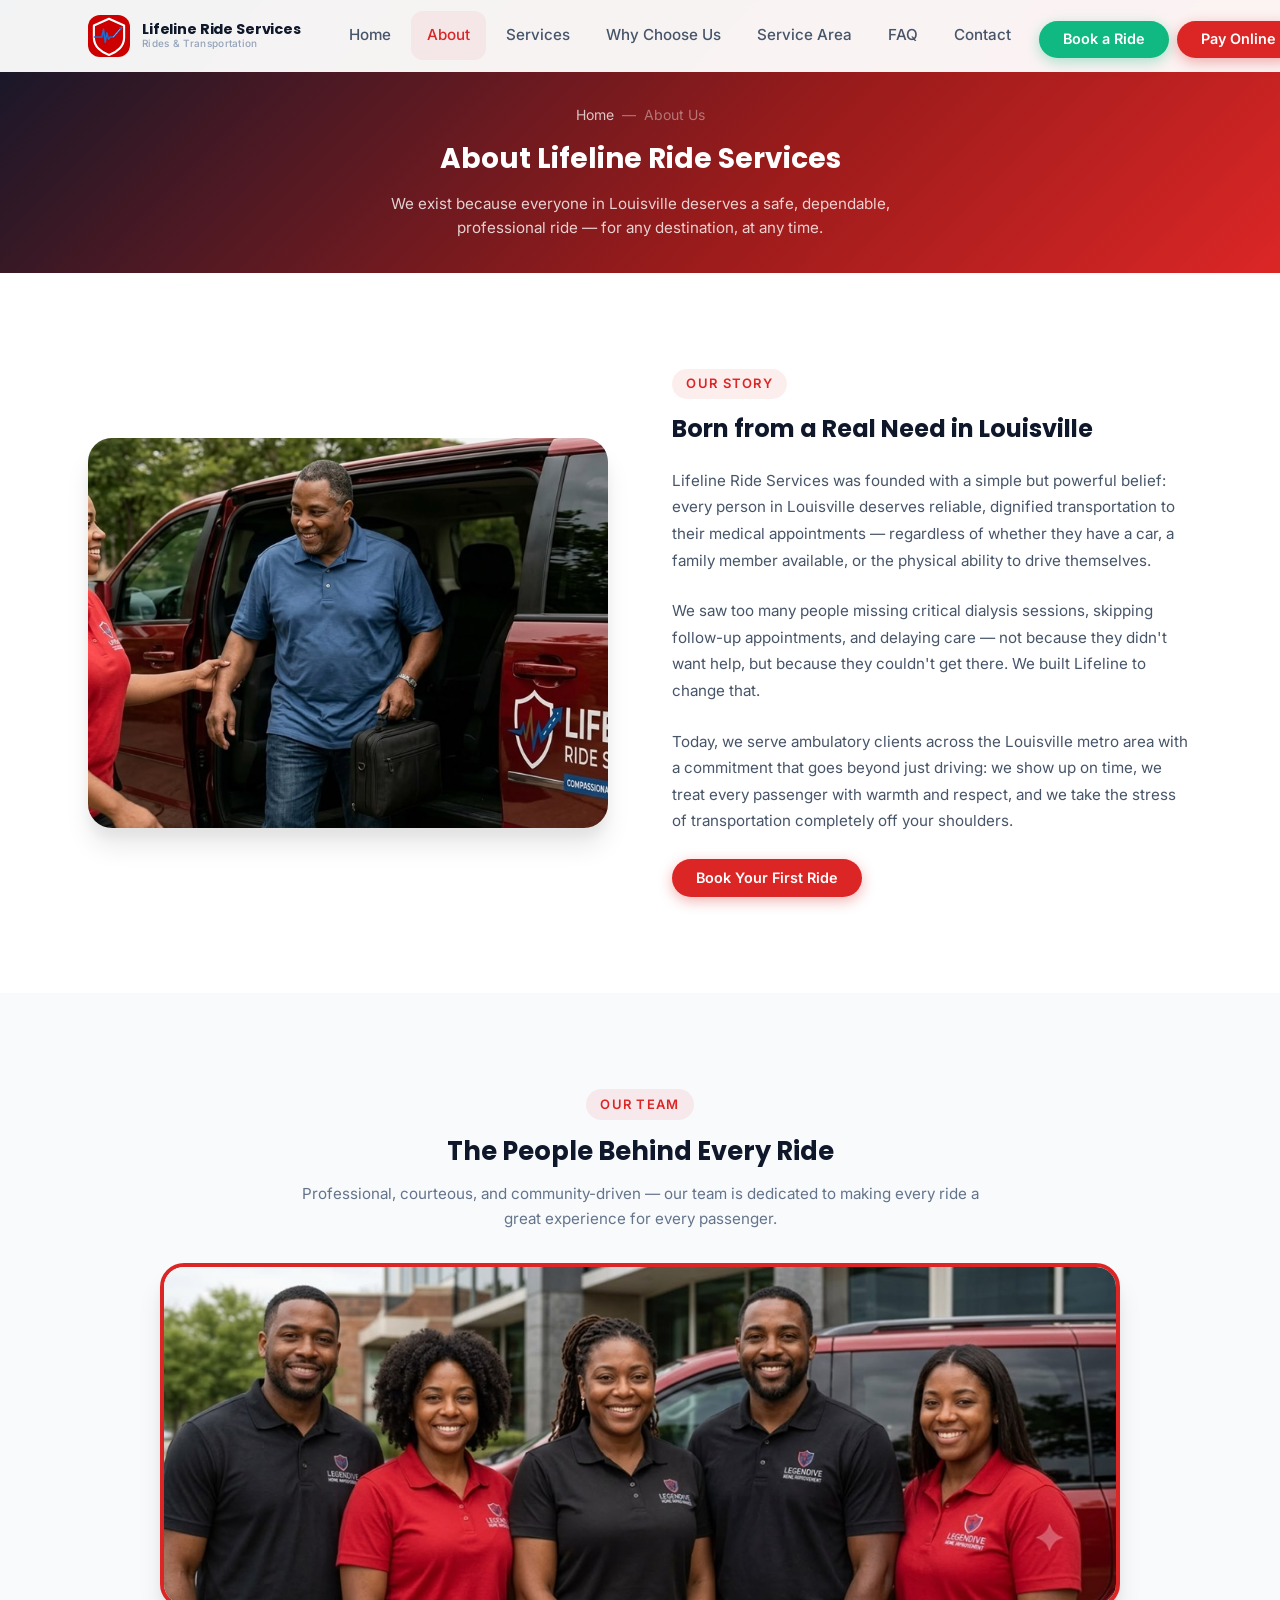
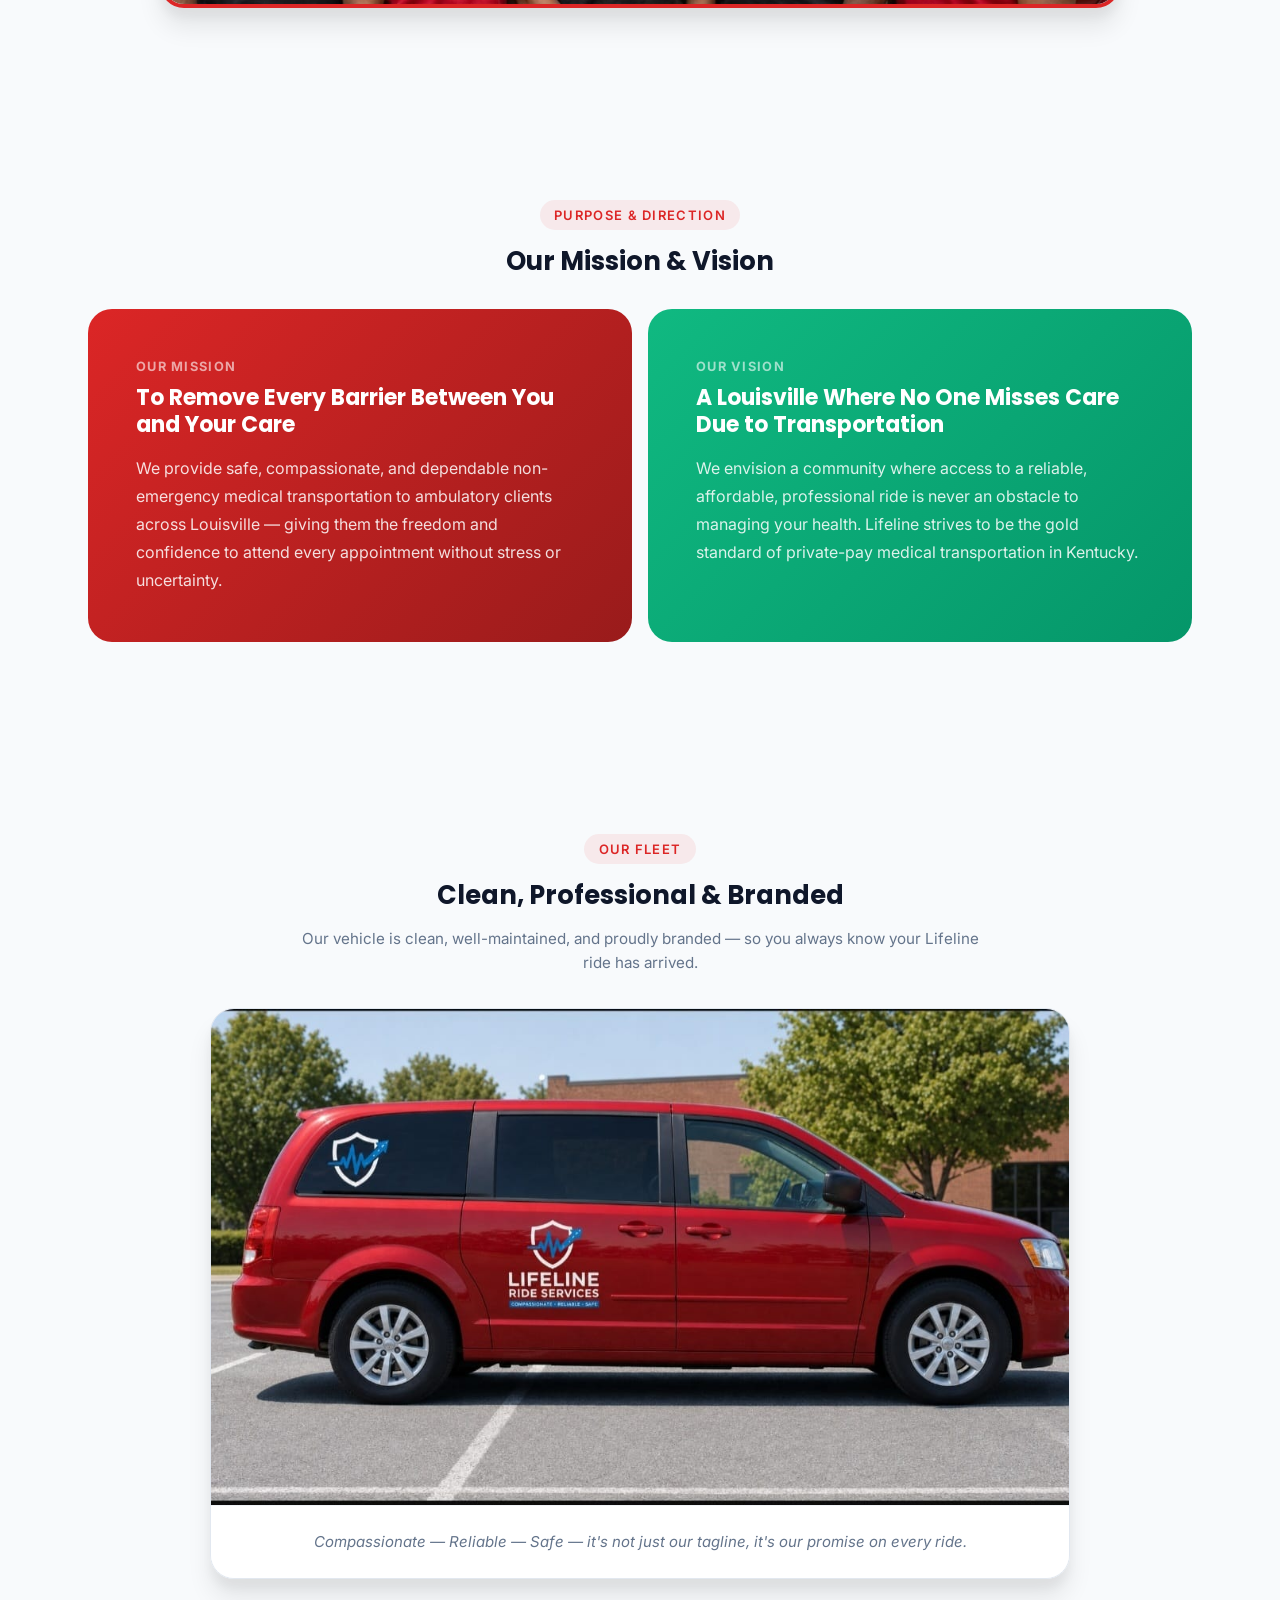
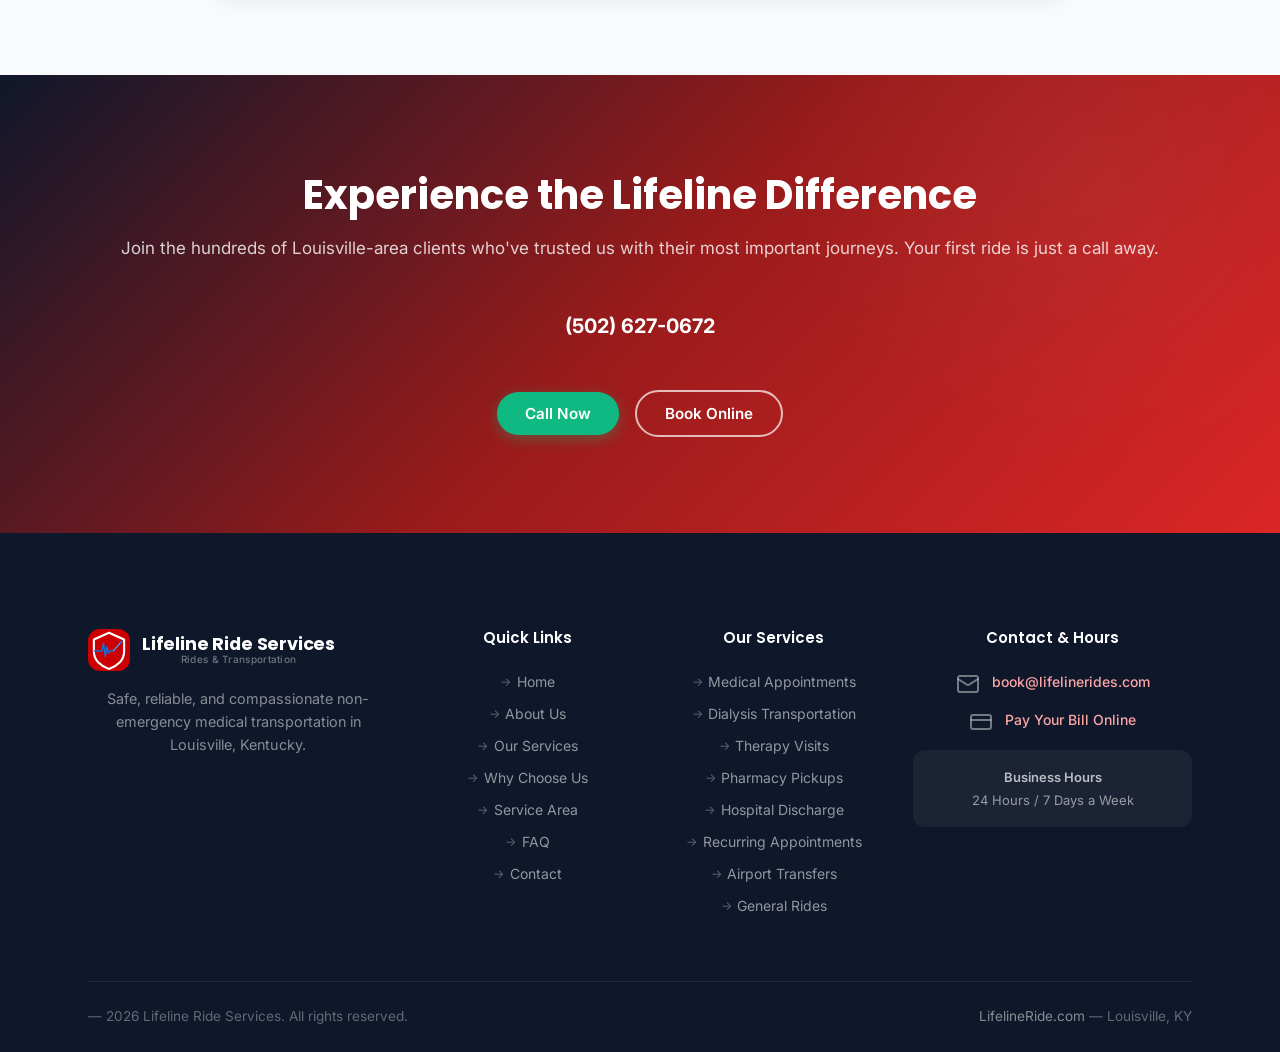
<file: about.html>
﻿<!DOCTYPE html>
<html lang="en">

<head>
    <meta charset="UTF-8" />
    <meta name="viewport" content="width=device-width, initial-scale=1.0" />
    <title>About Us | Lifeline Ride Services — Louisville, KY</title>
    <meta name="description"
        content="Learn about Lifeline Ride Services — our story, mission, values, and the caring team behind Louisville's trusted non-emergency medical transportation provider." />
    <meta name="robots" content="index, follow" />
    <link rel="canonical" href="https://lifelinerides.com/about.html" />
    <meta property="og:title" content="About Lifeline Ride Services | Louisville, KY" />
    <meta property="og:description"
        content="Compassionate, reliable NEMT in Louisville. Learn about our story and values." />
    <meta property="og:url" content="https://lifelinerides.com/about.html" />
    <link rel="icon" type="image/svg+xml" href="logo.svg" />
    <link rel="preconnect" href="https://fonts.googleapis.com" />
    <link rel="preconnect" href="https://fonts.gstatic.com" crossorigin />
    <link
        href="https://fonts.googleapis.com/css2?family=Inter:wght@400;500;600;700&family=Poppins:wght@600;700;800&display=swap"
        rel="stylesheet" />
    <link rel="stylesheet" href="css/style.css" />
    <link rel="stylesheet" href="css/responsive.css" />
</head>

<body>

    <!-- NAVIGATION -->
    <header id="navbar" class="navbar" role="banner">
        <div class="container">
            <a href="index.html" class="nav-logo" aria-label="Lifeline Ride Services — Home">
                <div class="nav-logo-mark" aria-hidden="true"><img src="logo.svg"
                        alt="Lifeline Ride Services shield logo" width="42" height="42" /></div>
                <div class="nav-logo-text">
                    <span class="nav-logo-name">Lifeline Ride Services</span>
                    <span class="nav-logo-tag">Rides &amp; Transportation</span>
                </div>
            </a>
            <button class="nav-toggle" id="navToggle" aria-controls="navMenu" aria-expanded="false"
                aria-label="Toggle navigation menu">
                <span></span><span></span><span></span>
            </button>
            <nav id="navMenu" class="nav-menu" role="navigation" aria-label="Main navigation">
                <a href="index.html" class="nav-link">Home</a>
                <a href="about.html" class="nav-link active" aria-current="page">About</a>
                <a href="services.html" class="nav-link">Services</a>
                <a href="why-choose-us.html" class="nav-link">Why Choose Us</a>
                <a href="service-area.html" class="nav-link">Service Area</a>
                <a href="faq.html" class="nav-link">FAQ</a>
                <a href="contact.html" class="nav-link">Contact</a>
                <div class="nav-cta"><a href="contact.html" class="btn btn-green btn-sm">Book a Ride</a><a href="https://28e694de-63f9-4224-be8e-77f7c01dd406.paylinks.godaddy.com" class="btn btn-primary btn-sm" target="_blank" rel="noopener">Pay Online</a></div>
            </nav>
        </div>
    </header>

    <!-- PAGE HERO -->
    <section class="page-hero" aria-label="About page header">
        <div class="container">
            <nav class="breadcrumb" aria-label="Breadcrumb">
                <a href="index.html">Home</a>
                <span aria-hidden="true">—</span>
                <span aria-current="page">About Us</span>
            </nav>
            <h1>About Lifeline Ride Services</h1>
            <p>We exist because everyone in Louisville deserves a safe, dependable, professional ride — for any
                destination, at any time.</p>
        </div>
    </section>

    <main id="main-content">

        <!-- OUR STORY -->
        <section class="section" aria-labelledby="story-heading">
            <div class="container">
                <div class="split-section">
                    <div class="split-image fade-in">
                        <img src="our-story.jpg"
                            alt="Lifeline Ride Services representing the Louisville community we proudly serve with compassionate transportation"
                            loading="lazy" />
                    </div>
                    <div class="split-content fade-up">
                        <span class="eyebrow">Our Story</span>
                        <h2 id="story-heading">Born from a Real Need in Louisville</h2>
                        <p>
                            Lifeline Ride Services was founded with a simple but powerful belief: every person in
                            Louisville deserves reliable, dignified transportation to their medical appointments —
                            regardless of whether they have a car, a family member available, or the physical ability to
                            drive themselves.
                        </p>
                        <p>
                            We saw too many people missing critical dialysis sessions, skipping follow-up appointments,
                            and delaying care — not because they didn't want help, but because they couldn't get there.
                            We built Lifeline to change that.
                        </p>
                        <p>
                            Today, we serve ambulatory clients across the Louisville metro area with a commitment that
                            goes beyond just driving: we show up on time, we treat every passenger with warmth and
                            respect, and we take the stress of transportation completely off your shoulders.
                        </p>
                        <a href="contact.html" class="btn btn-primary">Book Your First Ride</a>
                    </div>
                </div>
            </div>
        </section>

        <!-- MISSION & VISION -->

        <!-- OUR TEAM PHOTO -->
        <section class="section bg-gray" aria-labelledby="team-photo-heading">
            <div class="container">
                <div class="section-header fade-up">
                    <span class="eyebrow">Our Team</span>
                    <h2 id="team-photo-heading">The People Behind Every Ride</h2>
                    <p>Professional, courteous, and community-driven — our team is dedicated to making every ride a
                        great experience for every passenger.</p>
                </div>
                <div class="team-photo-wrap fade-up">
                    <img src="team-new.jpg"
                        alt="Lifeline Ride Services professional team — Black men and women in company uniforms standing in front of the Lifeline van, ready to serve Louisville"
                        loading="lazy" />
                </div>
            </div>
        </section>
        <section class="section bg-gray" aria-labelledby="mission-heading">
            <div class="container">
                <div class="section-header fade-up">
                    <span class="eyebrow">Purpose &amp; Direction</span>
                    <h2 id="mission-heading">Our Mission &amp; Vision</h2>
                </div>
                <div class="mission-vision-grid fade-up">
                    <div class="mission-card blue">
                        <div class="mission-label">Our Mission</div>
                        <h3>To Remove Every Barrier Between You and Your Care</h3>
                        <p>We provide safe, compassionate, and dependable non-emergency medical transportation to
                            ambulatory clients across Louisville — giving them the freedom and confidence to attend
                            every appointment without stress or uncertainty.</p>
                    </div>
                    <div class="mission-card green">
                        <div class="mission-label">Our Vision</div>
                        <h3>A Louisville Where No One Misses Care Due to Transportation</h3>
                        <p>We envision a community where access to a reliable, affordable, professional ride is never an
                            obstacle to managing your health. Lifeline strives to be the gold standard of private-pay
                            medical transportation in Kentucky.</p>
                    </div>
                </div>
            </div>
        </section>

        <!-- CTA -->
        <!-- OUR VEHICLE -->
        <section class="section bg-gray" aria-labelledby="vehicle-heading">
            <div class="container">
                <div class="section-header fade-up">
                    <span class="eyebrow">Our Fleet</span>
                    <h2 id="vehicle-heading">Clean, Professional &amp; Branded</h2>
                    <p>Our vehicle is clean, well-maintained, and proudly branded — so you always know your Lifeline
                        ride has arrived.</p>
                </div>
                <div class="van-showcase fade-up">
                    <img src="van.jpg"
                        alt="Lifeline Ride Services branded red minivan with company logo, parked and ready for service in Louisville, KY"
                        loading="lazy" />
                    <p class="van-caption">Compassionate — Reliable — Safe — it's not just our tagline, it's our promise
                        on every ride.</p>
                </div>
            </div>
        </section>

        <section class="cta-section" aria-labelledby="about-cta-heading">
            <div class="container">
                <div class="fade-up">
                    <h2 id="about-cta-heading">Experience the Lifeline Difference</h2>
                    <p>Join the hundreds of Louisville-area clients who've trusted us with their most important
                        journeys. Your first ride is just a call away.</p>
                    <a href="tel:+15026270672" class="cta-phone" aria-label="Call (502) 627-0672">(502) 627-0672</a>
                    <div class="cta-actions">
                        <a href="tel:+15026270672" class="btn btn-green btn-lg">Call Now</a>
                        <a href="contact.html" class="btn btn-outline btn-lg">Book Online</a>
                    </div>
                </div>
            </div>
        </section>

    </main>

    <!-- FOOTER -->
    <footer class="footer" role="contentinfo">
        <div class="container">
            <div class="footer-grid">
                <div class="footer-brand">
                    <a href="index.html" class="nav-logo" aria-label="Lifeline Ride Services">
                        <div class="nav-logo-mark" aria-hidden="true"><img src="logo.svg"
                                alt="Lifeline Ride Services shield logo" width="42" height="42" /></div>
                        <div class="nav-logo-text">
                            <span class="nav-logo-name">Lifeline Ride Services</span>
                            <span class="nav-logo-tag">Rides &amp; Transportation</span>
                        </div>
                    </a>
                    <p class="footer-tagline">Safe, reliable, and compassionate non-emergency medical transportation in
                        Louisville, Kentucky.</p>
                </div>
                <div class="footer-col">
                    <h4>Quick Links</h4>
                    <nav class="footer-links" aria-label="Footer navigation">
                        <a href="index.html">Home</a>
                        <a href="about.html">About Us</a>
                        <a href="services.html">Our Services</a>
                        <a href="why-choose-us.html">Why Choose Us</a>
                        <a href="service-area.html">Service Area</a>
                        <a href="faq.html">FAQ</a>
                        <a href="contact.html">Contact</a>
                    </nav>
                </div>
                <div class="footer-col">
                    <h4>Our Services</h4>
                    <nav class="footer-links" aria-label="Services navigation">
                        <a href="services.html#medical">Medical Appointments</a>
                        <a href="services.html#dialysis">Dialysis Transportation</a>
                        <a href="services.html#therapy">Therapy Visits</a>
                        <a href="services.html#pharmacy">Pharmacy Pickups</a>
                        <a href="services.html#discharge">Hospital Discharge</a>
                        <a href="services.html#recurring">Recurring Appointments</a>
                        <a href="services.html#airport">Airport Transfers</a>
                        <a href="services.html#general">General Rides</a>
                    </nav>
                </div>
                <div class="footer-col">
                    <h4>Contact &amp; Hours</h4>
                    <div class="footer-contact-item"><span class="footer-contact-icon" aria-hidden="true"><svg xmlns="http://www.w3.org/2000/svg" width="24" height="24" viewBox="0 0 24 24" fill="none" stroke="currentColor" stroke-width="2" stroke-linecap="round" stroke-linejoin="round"><rect width="20" height="16" x="2" y="4" rx="2" /><path d="m22 7-8.97 5.7a1.94 1.94 0 0 1-2.06 0L2 7" /></svg></span><span><a href="mailto:book@lifelinerides.com">book@lifelinerides.com</a></span></div><div class="footer-contact-item"><span class="footer-contact-icon" aria-hidden="true"><svg xmlns="http://www.w3.org/2000/svg" width="24" height="24" viewBox="0 0 24 24" fill="none" stroke="currentColor" stroke-width="2" stroke-linecap="round" stroke-linejoin="round"><rect x="2" y="5" width="20" height="14" rx="2" /><line x1="2" y1="10" x2="22" y2="10" /></svg></span><span><a href="https://28e694de-63f9-4224-be8e-77f7c01dd406.paylinks.godaddy.com" target="_blank" rel="noopener">Pay Your Bill Online</a></span></div><div class="footer-hours">
                        <strong style="color:rgba(255,255,255,.7);">Business Hours</strong><br />
                        24 Hours / 7 Days a Week
                    </div>
                </div>
            </div>
            <div class="footer-bottom">
                <span>— 2026 Lifeline Ride Services. All rights reserved.</span>
                <span><a href="https://lifelinerides.com">LifelineRide.com</a> — Louisville, KY</span>
            </div>
        </div>
    </footer>

    <button class="back-to-top" id="backToTop" aria-label="Back to top">↑</button>
    <script src="js/main.js"></script>
</body>

</html>
</file>
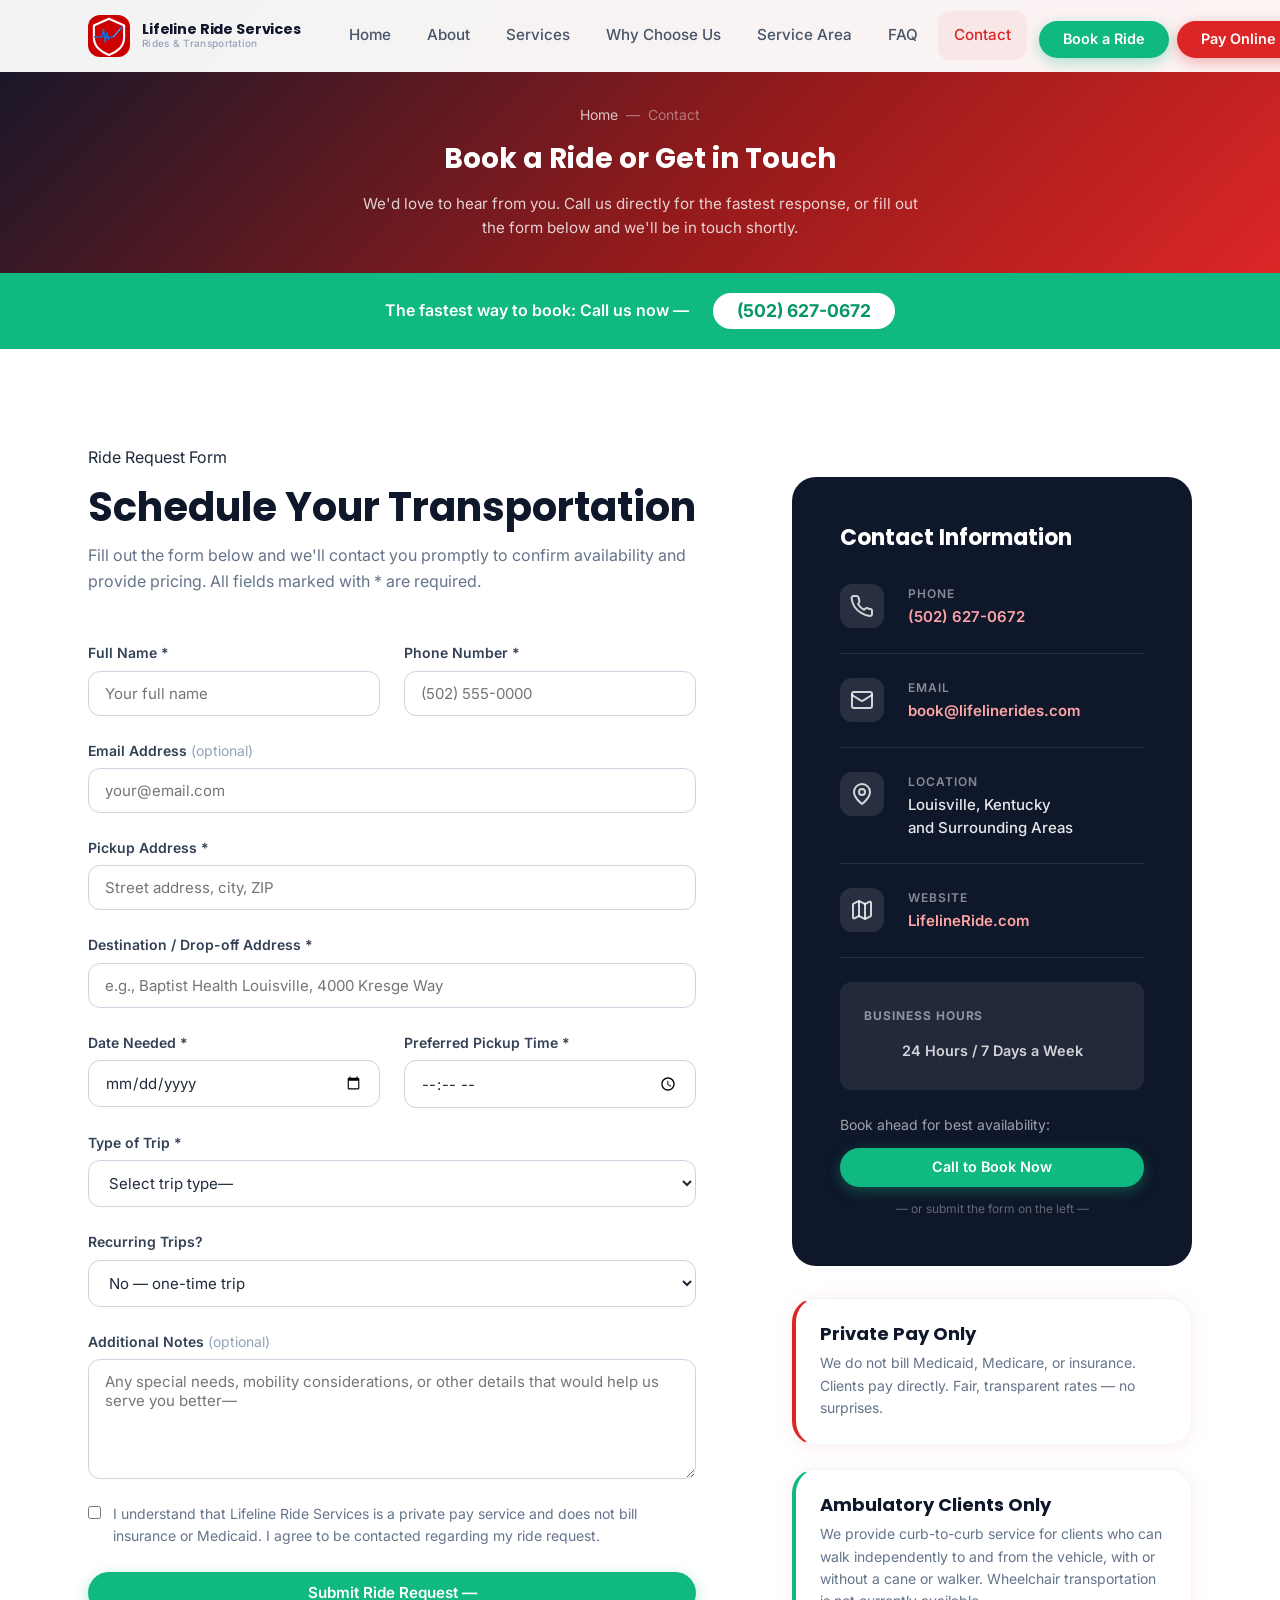
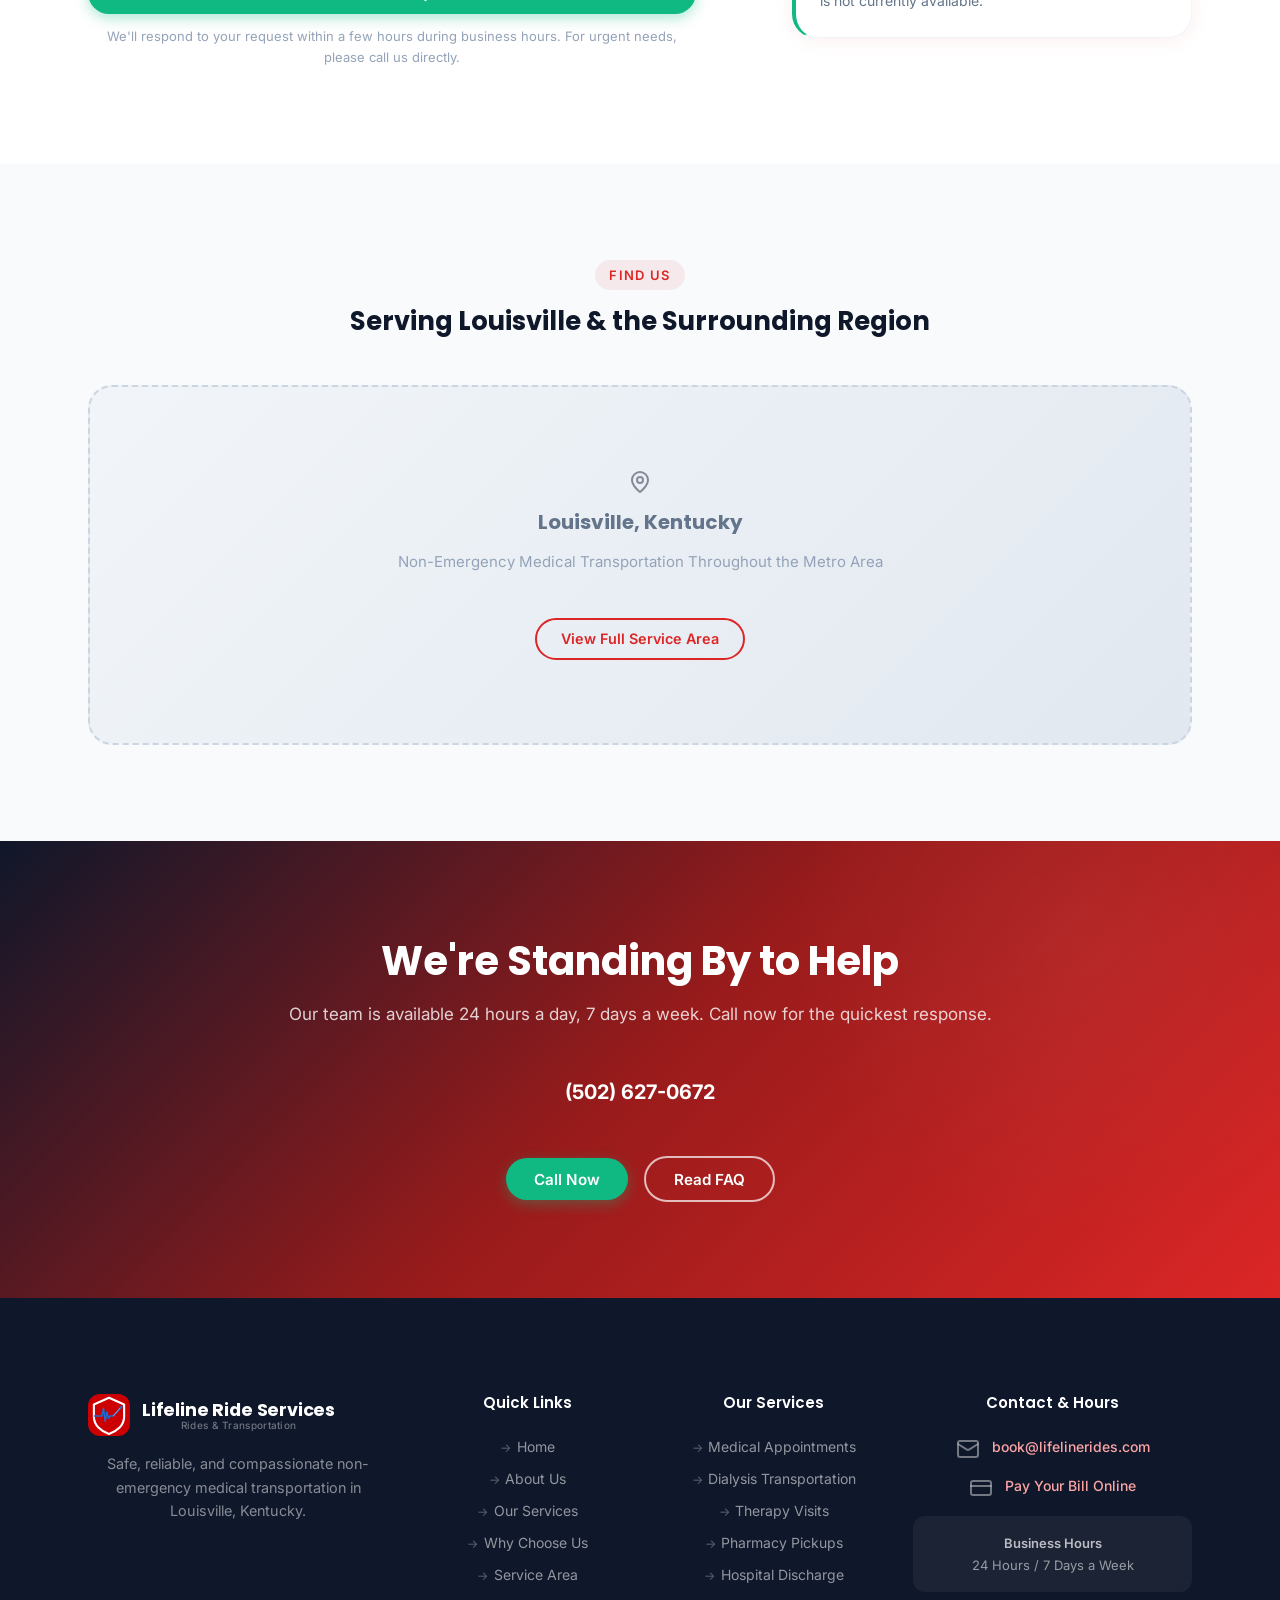
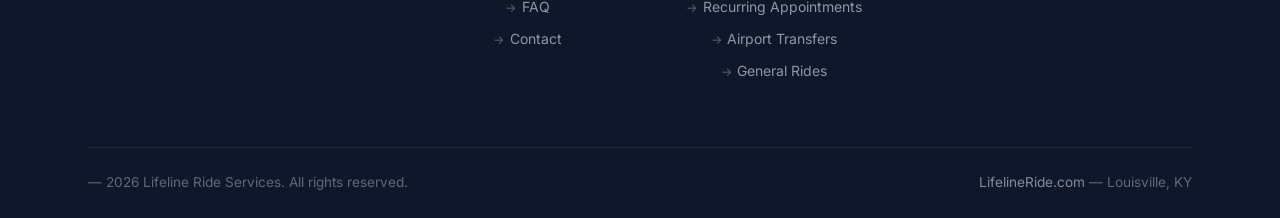
<file: contact.html>
﻿<!DOCTYPE html>
<html lang="en">

<head>
    <meta charset="UTF-8" />
    <meta name="viewport" content="width=device-width, initial-scale=1.0" />
    <title>Contact Us &amp; Book a Ride | Lifeline Ride Services — Louisville, KY</title>
    <meta name="description"
        content="Book your non-emergency medical transportation ride in Louisville, KY. Call Lifeline Ride Services at (502) 627-0672 or fill out our online booking form." />
    <meta name="robots" content="index, follow" />
    <link rel="canonical" href="https://lifelinerides.com/contact.html" />
    <meta property="og:title" content="Book a Ride | Lifeline Ride Services Louisville KY" />
    <meta property="og:description"
        content="Schedule your medical transportation in Louisville. Call (502) 627-0672 or use our online form." />
    <link rel="icon" type="image/svg+xml" href="logo.svg" />
    <link rel="preconnect" href="https://fonts.googleapis.com" />
    <link rel="preconnect" href="https://fonts.gstatic.com" crossorigin />
    <link
        href="https://fonts.googleapis.com/css2?family=Inter:wght@400;500;600;700&family=Poppins:wght@600;700;800&display=swap"
        rel="stylesheet" />
    <link rel="stylesheet" href="css/style.css" />
    <link rel="stylesheet" href="css/responsive.css" />
</head>

<body>

    <!-- NAVIGATION -->
    <header id="navbar" class="navbar" role="banner">
        <div class="container">
            <a href="index.html" class="nav-logo" aria-label="Lifeline Ride Services — Home">
                <div class="nav-logo-mark" aria-hidden="true"><img src="logo.svg"
                        alt="Lifeline Ride Services shield logo" width="42" height="42" /></div>
                <div class="nav-logo-text">
                    <span class="nav-logo-name">Lifeline Ride Services</span>
                    <span class="nav-logo-tag">Rides &amp; Transportation</span>
                </div>
            </a>
            <button class="nav-toggle" id="navToggle" aria-controls="navMenu" aria-expanded="false"
                aria-label="Toggle navigation menu">
                <span></span><span></span><span></span>
            </button>
            <nav id="navMenu" class="nav-menu" role="navigation" aria-label="Main navigation">
                <a href="index.html" class="nav-link">Home</a>
                <a href="about.html" class="nav-link">About</a>
                <a href="services.html" class="nav-link">Services</a>
                <a href="why-choose-us.html" class="nav-link">Why Choose Us</a>
                <a href="service-area.html" class="nav-link">Service Area</a>
                <a href="faq.html" class="nav-link">FAQ</a>
                <a href="contact.html" class="nav-link active" aria-current="page">Contact</a>
                <div class="nav-cta"><a href="contact.html" class="btn btn-green btn-sm">Book a Ride</a><a
                        href="https://28e694de-63f9-4224-be8e-77f7c01dd406.paylinks.godaddy.com" class="btn btn-primary btn-sm" target="_blank"
                        rel="noopener">Pay Online</a></div>
            </nav>
        </div>
    </header>

    <!-- PAGE HERO -->
    <section class="page-hero" aria-label="Contact page header">
        <div class="container">
            <nav class="breadcrumb" aria-label="Breadcrumb">
                <a href="index.html">Home</a>
                <span aria-hidden="true">—</span>
                <span aria-current="page">Contact</span>
            </nav>
            <h1>Book a Ride or Get in Touch</h1>
            <p>We'd love to hear from you. Call us directly for the fastest response, or fill out the form below and
                we'll be in touch shortly.</p>
        </div>
    </section>

    <main id="main-content">

        <!-- QUICK CALL STRIP -->
        <div style="background:var(--color-green); padding:1.25rem 0; text-align:center;">
            <div class="container"
                style="display:flex; align-items:center; justify-content:center; gap:1.5rem; flex-wrap:wrap;">
                <span style="color:white; font-weight:600; font-size:1rem;">The fastest way to book: Call us now
                    —</span>
                <a href="tel:+15026270672" class="btn"
                    style="background:white; color:var(--color-green-dark); font-weight:700; font-size:1.1rem; padding:0.6rem 1.5rem; border-radius:var(--radius-full);">(502)
                    627-0672</a>
            </div>
        </div>

        <!-- CONTACT GRID -->
        <section class="section" aria-labelledby="contact-form-heading">
            <div class="container">
                <div class="contact-grid">

                    <!-- FORM -->
                    <div class="fade-up">
                        <span class="eyebrow" style="display:inline-block; margin-bottom:0.75rem;">Ride Request
                            Form</span>
                        <h2 id="contact-form-heading" style="margin-bottom:0.75rem;">Schedule Your Transportation</h2>
                        <p style="margin-bottom:var(--spacing-xl); color:var(--color-gray-500);">Fill out the form below
                            and we'll contact you promptly to confirm availability and provide pricing. All fields
                            marked with * are required.</p>

                        <form id="contactForm" action="https://formspree.io/f/xppalpwr" method="POST"
                            aria-label="Ride booking request form">
                            <input type="hidden" name="_subject" value="New Ride Request from Lifeline Website" />
                            <div class="form-row">
                                <div class="form-group">
                                    <label for="name">Full Name *</label>
                                    <input type="text" id="name" name="name" placeholder="Your full name"
                                        autocomplete="name" required aria-required="true" />
                                </div>
                                <div class="form-group">
                                    <label for="phone">Phone Number *</label>
                                    <input type="tel" id="phone" name="phone" placeholder="(502) 555-0000"
                                        autocomplete="tel" required aria-required="true" />
                                </div>
                            </div>

                            <div class="form-group">
                                <label for="email">Email Address <span
                                        style="font-weight:400; color:var(--color-gray-400);">(optional)</span></label>
                                <input type="email" id="email" name="email" placeholder="your@email.com"
                                    autocomplete="email" />
                            </div>

                            <div class="form-group">
                                <label for="pickup">Pickup Address *</label>
                                <input type="text" id="pickup" name="pickup" placeholder="Street address, city, ZIP"
                                    autocomplete="street-address" required aria-required="true" />
                            </div>

                            <div class="form-group">
                                <label for="destination">Destination / Drop-off Address *</label>
                                <input type="text" id="destination" name="destination"
                                    placeholder="e.g., Baptist Health Louisville, 4000 Kresge Way" required
                                    aria-required="true" />
                            </div>

                            <div class="form-row">
                                <div class="form-group">
                                    <label for="date">Date Needed *</label>
                                    <input type="date" id="date" name="date" required aria-required="true" min="" />
                                </div>
                                <div class="form-group">
                                    <label for="time">Preferred Pickup Time *</label>
                                    <input type="time" id="time" name="time" aria-required="false" />
                                </div>
                            </div>

                            <div class="form-group">
                                <label for="tripType">Type of Trip *</label>
                                <select id="tripType" name="tripType" required aria-required="true">
                                    <option value="" disabled selected>Select trip type—</option>
                                    <option value="medical-appointment">Medical Appointment</option>
                                    <option value="dialysis">Dialysis Transportation</option>
                                    <option value="physical-therapy">Physical / Occupational Therapy</option>
                                    <option value="specialist">Specialist Visit</option>
                                    <option value="hospital-discharge">Hospital Discharge</option>
                                    <option value="pharmacy">Pharmacy / Prescription Pickup</option>
                                    <option value="airport">Airport Transfer</option>
                                    <option value="work-commute">Work Commute</option>
                                    <option value="errands">Errands / Shopping</option>
                                    <option value="event">Social Event / Church</option>
                                    <option value="general">General Ride</option>
                                    <option value="other">Other</option>
                                </select>
                            </div>

                            <div class="form-group">
                                <label for="recurring">Recurring Trips?</label>
                                <select id="recurring" name="recurring">
                                    <option value="no">No — one-time trip</option>
                                    <option value="weekly">Yes — weekly</option>
                                    <option value="twice-weekly">Yes — twice a week</option>
                                    <option value="three-weekly">Yes — three times a week (dialysis)</option>
                                    <option value="other-recurring">Yes — other schedule</option>
                                </select>
                            </div>

                            <div class="form-group">
                                <label for="notes">Additional Notes <span
                                        style="font-weight:400; color:var(--color-gray-400);">(optional)</span></label>
                                <textarea id="notes" name="notes"
                                    placeholder="Any special needs, mobility considerations, or other details that would help us serve you better—"
                                    rows="4"></textarea>
                            </div>

                            <div
                                style="display:flex; align-items:flex-start; gap:0.75rem; margin-bottom:var(--spacing-md); font-size:0.875rem; color:var(--color-gray-500);">
                                <input type="checkbox" id="consent"
                                    style="margin-top:3px; flex-shrink:0; accent-color:var(--color-primary);" />
                                <label for="consent">I understand that Lifeline Ride Services is a private pay service
                                    and does not bill insurance or Medicaid. I agree to be contacted regarding my ride
                                    request.</label>
                            </div>

                            <button type="submit" class="btn btn-green btn-lg"
                                style="width:100%; justify-content:center;">
                                Submit Ride Request —
                            </button>

                            <p
                                style="font-size:0.8125rem; color:var(--color-gray-400); text-align:center; margin-top:0.75rem;">
                                We'll respond to your request within a few hours during business hours. For urgent
                                needs, please call us directly.
                            </p>
                        </form>
                    </div>

                    <!-- CONTACT INFO -->
                    <aside>
                        <div class="contact-info-card fade-up" style="transition-delay:0.2s;"
                            aria-label="Contact information">
                            <h3>Contact Information</h3>

                            <div class="contact-info-item">
                                <div class="contact-info-icon" aria-hidden="true"><svg
                                        xmlns="http://www.w3.org/2000/svg" width="24" height="24" viewBox="0 0 24 24"
                                        fill="none" stroke="currentColor" stroke-width="2" stroke-linecap="round"
                                        stroke-linejoin="round">
                                        <path
                                            d="M22 16.92v3a2 2 0 0 1-2.18 2 19.79 19.79 0 0 1-8.63-3.07A19.5 19.5 0 0 1 4.69 13a19.79 19.79 0 0 1-3.07-8.67A2 2 0 0 1 3.6 2h3a2 2 0 0 1 2 1.72c.127.96.361 1.903.7 2.81a2 2 0 0 1-.45 2.11L8.09 9.91a16 16 0 0 0 6 6l1.27-1.27a2 2 0 0 1 2.11-.45c.907.339 1.85.573 2.81.7A2 2 0 0 1 22 16.92z" />
                                    </svg></div>
                                <div>
                                    <div class="contact-info-label">Phone</div>
                                    <div class="contact-info-value"><a href="tel:+15026270672">(502) 627-0672</a></div>
                                </div>
                            </div>

                            <div class="contact-info-item">
                                <div class="contact-info-icon" aria-hidden="true"><svg
                                        xmlns="http://www.w3.org/2000/svg" width="24" height="24" viewBox="0 0 24 24"
                                        fill="none" stroke="currentColor" stroke-width="2" stroke-linecap="round"
                                        stroke-linejoin="round">
                                        <rect width="20" height="16" x="2" y="4" rx="2" />
                                        <path d="m22 7-8.97 5.7a1.94 1.94 0 0 1-2.06 0L2 7" />
                                    </svg></div>
                                <div>
                                    <div class="contact-info-label">Email</div>
                                    <div class="contact-info-value"><a
                                            href="mailto:book@lifelinerides.com">book@lifelinerides.com</a></div>
                                </div>
                            </div>

                            <div class="contact-info-item">
                                <div class="contact-info-icon" aria-hidden="true"><svg
                                        xmlns="http://www.w3.org/2000/svg" width="24" height="24" viewBox="0 0 24 24"
                                        fill="none" stroke="currentColor" stroke-width="2" stroke-linecap="round"
                                        stroke-linejoin="round">
                                        <path d="M20 10c0 6-8 12-8 12s-8-6-8-12a8 8 0 0 1 16 0Z" />
                                        <circle cx="12" cy="10" r="3" />
                                    </svg></div>
                                <div>
                                    <div class="contact-info-label">Location</div>
                                    <div class="contact-info-value">Louisville, Kentucky<br />and Surrounding Areas
                                    </div>
                                </div>
                            </div>

                            <div class="contact-info-item">
                                <div class="contact-info-icon" aria-hidden="true"><svg
                                        xmlns="http://www.w3.org/2000/svg" width="24" height="24" viewBox="0 0 24 24"
                                        fill="none" stroke="currentColor" stroke-width="2" stroke-linecap="round"
                                        stroke-linejoin="round">
                                        <path
                                            d="M14.106 5.553a2 2 0 0 0 1.788 0l3.659-1.83A1 1 0 0 1 21 4.619v12.764a1 1 0 0 1-.553.894l-4.553 2.277a2 2 0 0 1-1.788 0l-4.212-2.106a2 2 0 0 0-1.788 0l-3.659 1.83A1 1 0 0 1 3 19.381V6.618a1 1 0 0 1 .553-.894l4.553-2.277a2 2 0 0 1 1.788 0z" />
                                        <path d="M15 5.764v15M9 3.236v15" />
                                    </svg></div>
                                <div>
                                    <div class="contact-info-label">Website</div>
                                    <div class="contact-info-value"><a href="https://lifelinerides.com"
                                            target="_blank" rel="noopener">LifelineRide.com</a></div>
                                </div>
                            </div>

                            <div
                                style="margin-top:var(--spacing-md); background:rgba(255,255,255,.08); border-radius:var(--radius-md); padding:var(--spacing-md);">
                                <div
                                    style="font-size:0.75rem; font-weight:700; text-transform:uppercase; letter-spacing:0.08em; color:rgba(255,255,255,.5); margin-bottom:0.75rem;">
                                    Business Hours</div>
                                <div
                                    style="font-size:0.9rem; color:rgba(255,255,255,.8); line-height:2; text-align:center; font-weight:600;">
                                    24 Hours / 7 Days a Week
                                </div>
                            </div>

                            <div style="margin-top:var(--spacing-md);">
                                <p style="font-size:0.875rem; color:rgba(255,255,255,.6); margin-bottom:0.75rem;">Book
                                    ahead for best availability:</p>
                                <a href="tel:+15026270672" class="btn btn-green"
                                    style="width:100%; justify-content:center; margin-bottom:0.75rem;">Call to Book
                                    Now</a>
                                <div style="text-align:center; font-size:0.75rem; color:rgba(255,255,255,.35);">— or
                                    submit the form on the left —</div>
                            </div>
                        </div>

                        <!-- Private pay note -->
                        <div class="card fade-up"
                            style="margin-top:var(--spacing-lg); transition-delay:0.3s; border-left:4px solid var(--color-primary);">
                            <h4 style="color:var(--color-navy); margin-bottom:0.5rem;">Private Pay Only</h4>
                            <p style="font-size:0.875rem; color:var(--color-gray-500);">We do not bill Medicaid,
                                Medicare, or insurance. Clients pay directly. Fair, transparent rates — no surprises.
                            </p>
                        </div>

                        <!-- Ambulatory note -->
                        <div class="card fade-up"
                            style="margin-top:var(--spacing-md); transition-delay:0.4s; border-left:4px solid var(--color-green);">
                            <h4 style="color:var(--color-navy); margin-bottom:0.5rem;">Ambulatory Clients Only</h4>
                            <p style="font-size:0.875rem; color:var(--color-gray-500);">We provide curb-to-curb service
                                for clients who can walk independently to and from the vehicle, with or without a cane
                                or walker. Wheelchair transportation is not currently available.</p>
                        </div>
                    </aside>

                </div>
            </div>
        </section>

        <!-- MAP PLACEHOLDER -->
        <section class="section bg-gray" aria-labelledby="contact-map-heading">
            <div class="container">
                <div class="section-header fade-up">
                    <span class="eyebrow">Find Us</span>
                    <h2 id="contact-map-heading">Serving Louisville &amp; the Surrounding Region</h2>
                </div>
                <div class="map-placeholder fade-up" aria-label="Map of Louisville, Kentucky service area" role="img">
                    <div class="map-icon" aria-hidden="true"><svg xmlns="http://www.w3.org/2000/svg" width="24"
                            height="24" viewBox="0 0 24 24" fill="none" stroke="currentColor" stroke-width="2"
                            stroke-linecap="round" stroke-linejoin="round">
                            <path d="M20 10c0 6-8 12-8 12s-8-6-8-12a8 8 0 0 1 16 0Z" />
                            <circle cx="12" cy="10" r="3" />
                        </svg></div>
                    <h3>Louisville, Kentucky</h3>
                    <p>Non-Emergency Medical Transportation Throughout the Metro Area</p>
                    <a href="service-area.html" class="btn btn-outline-primary" style="margin-top:0.75rem;">View Full
                        Service Area</a>
                </div>
            </div>
        </section>

        <!-- CTA -->
        <section class="cta-section" aria-labelledby="contact-cta-heading">
            <div class="container">
                <div class="fade-up">
                    <h2 id="contact-cta-heading">We're Standing By to Help</h2>
                    <p>Our team is available 24 hours a day, 7 days a week. Call now for the quickest response.</p>
                    <a href="tel:+15026270672" class="cta-phone" aria-label="Call (502) 627-0672">(502) 627-0672</a>
                    <div class="cta-actions">
                        <a href="tel:+15026270672" class="btn btn-green btn-lg">Call Now</a>
                        <a href="faq.html" class="btn btn-outline btn-lg">Read FAQ</a>
                    </div>
                </div>
            </div>
        </section>

    </main>

    <!-- FOOTER -->
    <footer class="footer" role="contentinfo">
        <div class="container">
            <div class="footer-grid">
                <div class="footer-brand">
                    <a href="index.html" class="nav-logo" aria-label="Lifeline Ride Services">
                        <div class="nav-logo-mark" aria-hidden="true"><img src="logo.svg"
                                alt="Lifeline Ride Services shield logo" width="42" height="42" /></div>
                        <div class="nav-logo-text">
                            <span class="nav-logo-name">Lifeline Ride Services</span>
                            <span class="nav-logo-tag">Rides &amp; Transportation</span>
                        </div>
                    </a>
                    <p class="footer-tagline">Safe, reliable, and compassionate non-emergency medical transportation in
                        Louisville, Kentucky.</p>
                </div>
                <div class="footer-col">
                    <h4>Quick Links</h4>
                    <nav class="footer-links" aria-label="Footer navigation">
                        <a href="index.html">Home</a><a href="about.html">About Us</a>
                        <a href="services.html">Our Services</a><a href="why-choose-us.html">Why Choose Us</a>
                        <a href="service-area.html">Service Area</a><a href="faq.html">FAQ</a><a
                            href="contact.html">Contact</a>
                    </nav>
                </div>
                <div class="footer-col">
                    <h4>Our Services</h4>
                    <nav class="footer-links" aria-label="Services navigation">
                        <a href="services.html#medical">Medical Appointments</a><a
                            href="services.html#dialysis">Dialysis Transportation</a>
                        <a href="services.html#therapy">Therapy Visits</a><a href="services.html#pharmacy">Pharmacy
                            Pickups</a>
                        <a href="services.html#discharge">Hospital Discharge</a>
                        <a href="services.html#recurring">Recurring Appointments</a>
                        <a href="services.html#airport">Airport Transfers</a>
                        <a href="services.html#general">General Rides</a>
                    </nav>
                </div>
                <div class="footer-col">
                    <h4>Contact &amp; Hours</h4>
                    <div class="footer-contact-item"><span class="footer-contact-icon" aria-hidden="true"><svg
                                xmlns="http://www.w3.org/2000/svg" width="24" height="24" viewBox="0 0 24 24"
                                fill="none" stroke="currentColor" stroke-width="2" stroke-linecap="round"
                                stroke-linejoin="round">
                                <rect width="20" height="16" x="2" y="4" rx="2" />
                                <path d="m22 7-8.97 5.7a1.94 1.94 0 0 1-2.06 0L2 7" />
                            </svg></span><span><a href="mailto:book@lifelinerides.com">book@lifelinerides.com</a></span>
                    </div>
                    <div class="footer-contact-item"><span class="footer-contact-icon" aria-hidden="true"><svg
                                xmlns="http://www.w3.org/2000/svg" width="24" height="24" viewBox="0 0 24 24"
                                fill="none" stroke="currentColor" stroke-width="2" stroke-linecap="round"
                                stroke-linejoin="round">
                                <rect x="2" y="5" width="20" height="14" rx="2" />
                                <line x1="2" y1="10" x2="22" y2="10" />
                            </svg></span><span><a href="https://28e694de-63f9-4224-be8e-77f7c01dd406.paylinks.godaddy.com" target="_blank"
                                rel="noopener">Pay Your Bill Online</a></span></div>
                    <div class="footer-hours"><strong style="color:rgba(255,255,255,.7);">Business
                            Hours</strong><br />24 Hours / 7 Days a Week</div>
                </div>
            </div>
            <div class="footer-bottom">
                <span>— 2026 Lifeline Ride Services. All rights reserved.</span>
                <span><a href="https://lifelinerides.com">LifelineRide.com</a> — Louisville, KY</span>
            </div>
        </div>
    </footer>

    <button class="back-to-top" id="backToTop" aria-label="Back to top">↑</button>
    <script src="js/main.js"></script>

    <script>
        // Set the minimum date for the date picker to today
        document.addEventListener('DOMContentLoaded', () => {
            const dateInput = document.getElementById('date');
            if (dateInput) {
                const today = new Date().toISOString().split('T')[0];
                dateInput.setAttribute('min', today);
            }
        });
    </script>
</body>

</html>
</file>
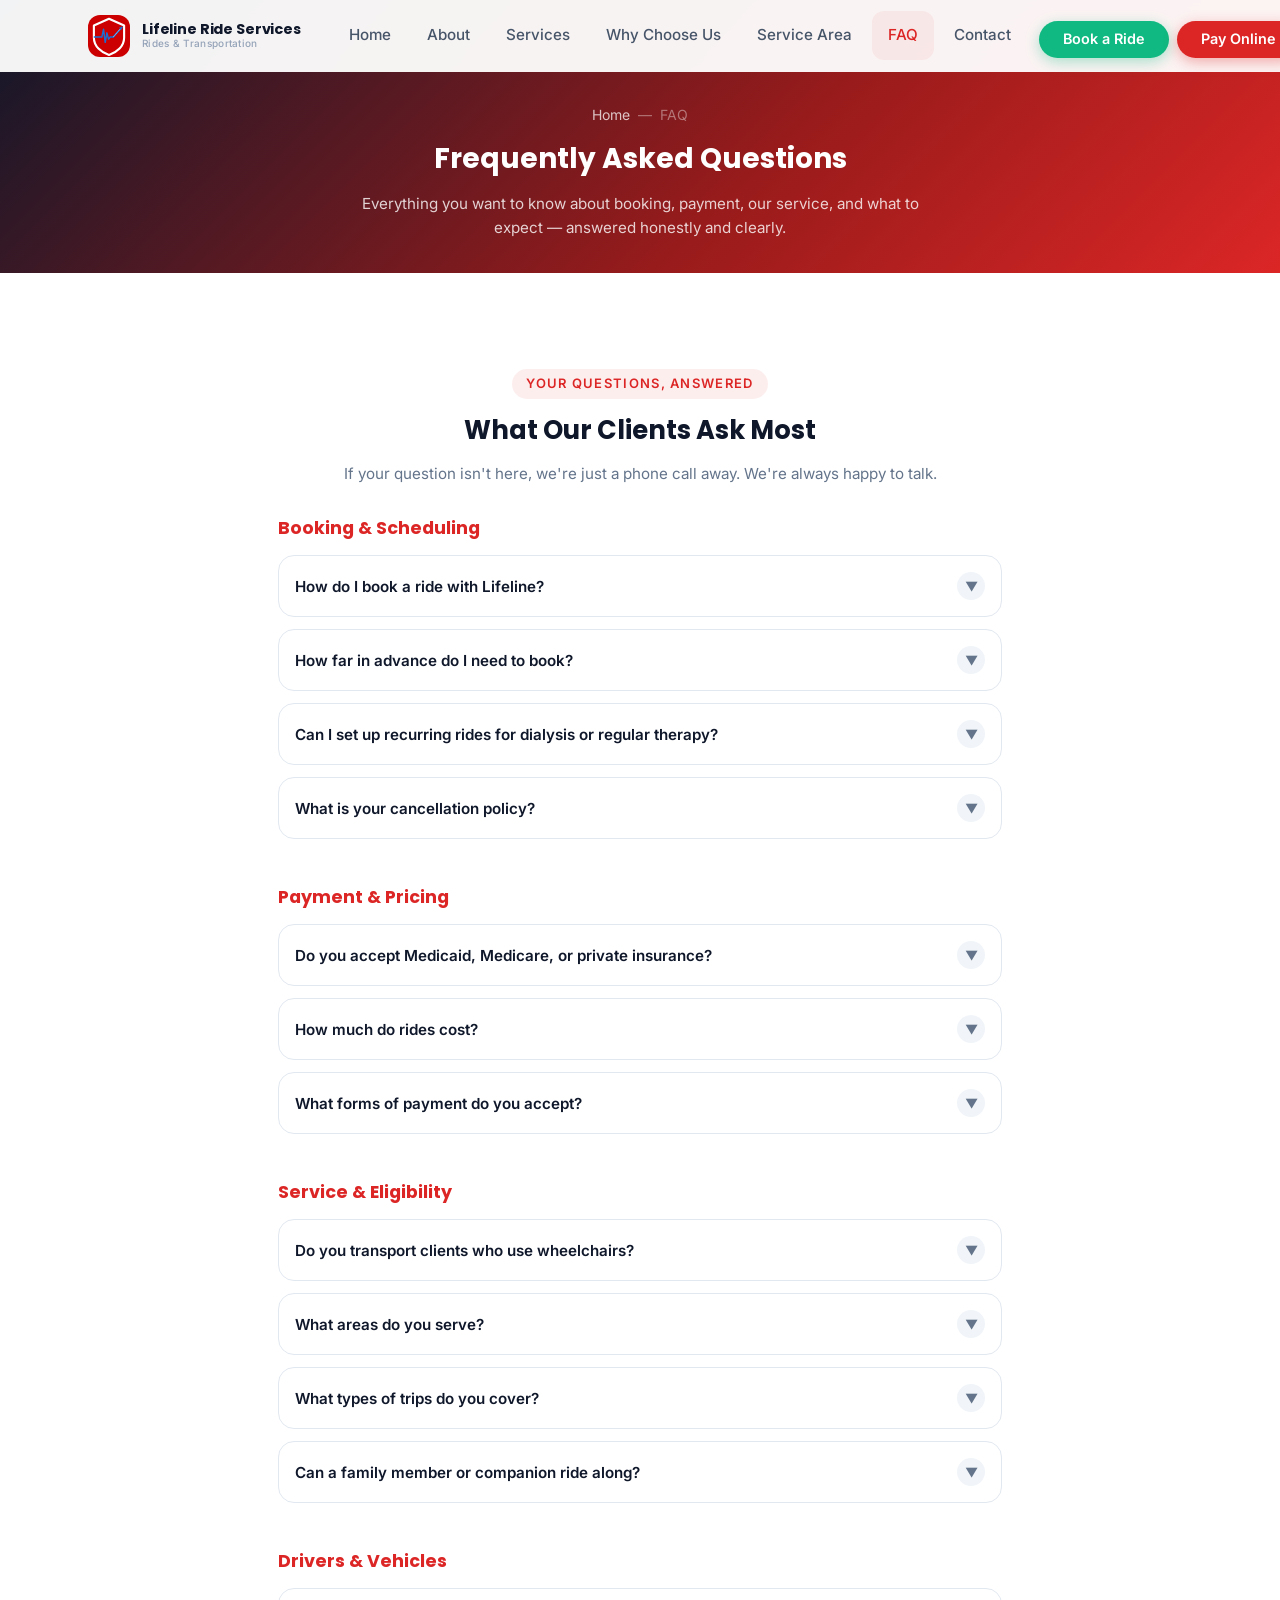
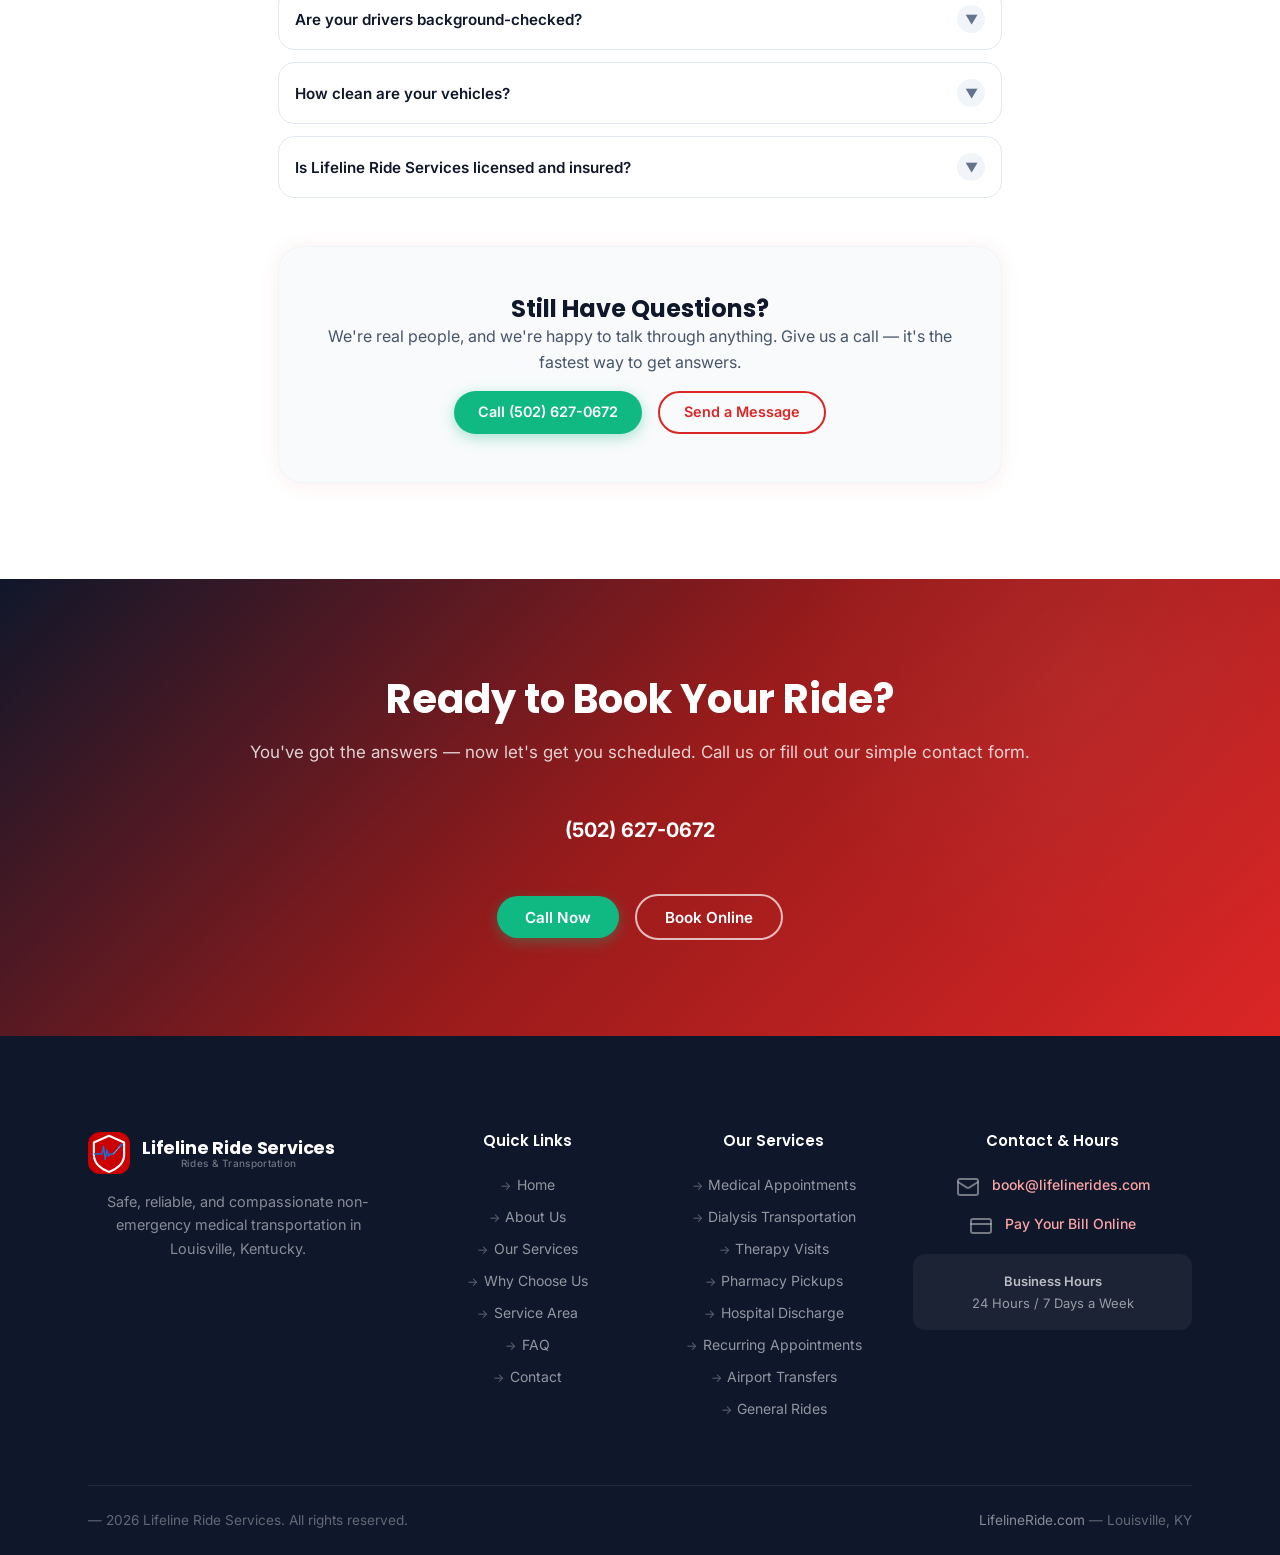
<file: faq.html>
﻿<!DOCTYPE html>
<html lang="en">

<head>
    <meta charset="UTF-8" />
    <meta name="viewport" content="width=device-width, initial-scale=1.0" />
    <title>FAQ | Lifeline Ride Services — Common Questions About NEMT in Louisville, KY</title>
    <meta name="description"
        content="Frequently asked questions about Lifeline Ride Services — booking, payment, service area, ambulatory policy, cancellations, and more. Louisville, KY non-emergency medical transportation." />
    <meta name="robots" content="index, follow" />
    <link rel="canonical" href="https://lifelinerides.com/faq.html" />
    <meta property="og:title" content="FAQ | Lifeline Ride Services Louisville KY" />
    <meta property="og:description"
        content="Get answers to the most common questions about booking, payment, service area, and what to expect with Lifeline Ride Services." />
    <link rel="icon" type="image/svg+xml" href="logo.svg" />
    <link rel="preconnect" href="https://fonts.googleapis.com" />
    <link rel="preconnect" href="https://fonts.gstatic.com" crossorigin />
    <link
        href="https://fonts.googleapis.com/css2?family=Inter:wght@400;500;600;700&family=Poppins:wght@600;700;800&display=swap"
        rel="stylesheet" />
    <link rel="stylesheet" href="css/style.css" />
    <link rel="stylesheet" href="css/responsive.css" />
</head>

<body>

    <!-- NAVIGATION -->
    <header id="navbar" class="navbar" role="banner">
        <div class="container">
            <a href="index.html" class="nav-logo" aria-label="Lifeline Ride Services — Home">
                <div class="nav-logo-mark" aria-hidden="true"><img src="logo.svg"
                        alt="Lifeline Ride Services shield logo" width="42" height="42" /></div>
                <div class="nav-logo-text">
                    <span class="nav-logo-name">Lifeline Ride Services</span>
                    <span class="nav-logo-tag">Rides &amp; Transportation</span>
                </div>
            </a>
            <button class="nav-toggle" id="navToggle" aria-controls="navMenu" aria-expanded="false"
                aria-label="Toggle navigation menu">
                <span></span><span></span><span></span>
            </button>
            <nav id="navMenu" class="nav-menu" role="navigation" aria-label="Main navigation">
                <a href="index.html" class="nav-link">Home</a>
                <a href="about.html" class="nav-link">About</a>
                <a href="services.html" class="nav-link">Services</a>
                <a href="why-choose-us.html" class="nav-link">Why Choose Us</a>
                <a href="service-area.html" class="nav-link">Service Area</a>
                <a href="faq.html" class="nav-link active" aria-current="page">FAQ</a>
                <a href="contact.html" class="nav-link">Contact</a>
                <div class="nav-cta"><a href="contact.html" class="btn btn-green btn-sm">Book a Ride</a><a href="https://28e694de-63f9-4224-be8e-77f7c01dd406.paylinks.godaddy.com" class="btn btn-primary btn-sm" target="_blank" rel="noopener">Pay Online</a></div>
            </nav>
        </div>
    </header>

    <!-- PAGE HERO -->
    <section class="page-hero" aria-label="FAQ page header">
        <div class="container">
            <nav class="breadcrumb" aria-label="Breadcrumb">
                <a href="index.html">Home</a>
                <span aria-hidden="true">—</span>
                <span aria-current="page">FAQ</span>
            </nav>
            <h1>Frequently Asked Questions</h1>
            <p>Everything you want to know about booking, payment, our service, and what to expect — answered honestly
                and clearly.</p>
        </div>
    </section>

    <main id="main-content">

        <!-- FAQ MAIN -->
        <section class="section" aria-labelledby="faq-main-heading">
            <div class="container" style="max-width: 820px;">
                <div class="section-header fade-up">
                    <span class="eyebrow">Your Questions, Answered</span>
                    <h2 id="faq-main-heading">What Our Clients Ask Most</h2>
                    <p>If your question isn't here, we're just a phone call away. We're always happy to talk.</p>
                </div>

                <!-- Booking Questions -->
                <h3 style="font-size:1.1rem; color:var(--color-primary); margin-bottom:1rem; margin-top:0;"
                    class="fade-up">Booking &amp; Scheduling</h3>
                <div class="faq-list fade-up" role="list" style="margin-bottom:var(--spacing-xl);">

                    <div class="faq-item" role="listitem">
                        <button class="faq-question" aria-controls="faq-b1" aria-expanded="false">
                            How do I book a ride with Lifeline?
                            <span class="faq-chevron" aria-hidden="true">▼</span>
                        </button>
                        <div class="faq-answer" id="faq-b1" role="region">
                            <div class="faq-answer-inner">
                                <p>Booking is simple. You can <strong>call us directly at <a
                                            href="tel:+15026270672">(502) 627-0672</a></strong> or fill out the contact
                                    form on our <a href="contact.html">Contact page</a>. Tell us your name, pickup
                                    address, destination, the date and time you need, and the type of trip — and we'll
                                    handle the rest. We'll confirm your booking promptly.</p>
                            </div>
                        </div>
                    </div>

                    <div class="faq-item" role="listitem">
                        <button class="faq-question" aria-controls="faq-b2" aria-expanded="false">
                            How far in advance do I need to book?
                            <span class="faq-chevron" aria-hidden="true">▼</span>
                        </button>
                        <div class="faq-answer" id="faq-b2" role="region">
                            <div class="faq-answer-inner">
                                <p>We recommend booking at least <strong>24 to 48 hours in advance</strong> to ensure
                                    availability. For recurring trips — such as dialysis three times per week — we
                                    strongly encourage setting up an ongoing schedule so your time slot is permanently
                                    reserved. Same-day requests may be possible depending on availability, but cannot be
                                    guaranteed.</p>
                            </div>
                        </div>
                    </div>

                    <div class="faq-item" role="listitem">
                        <button class="faq-question" aria-controls="faq-b3" aria-expanded="false">
                            Can I set up recurring rides for dialysis or regular therapy?
                            <span class="faq-chevron" aria-hidden="true">▼</span>
                        </button>
                        <div class="faq-answer" id="faq-b3" role="region">
                            <div class="faq-answer-inner">
                                <p>Absolutely — and we highly encourage it. For patients who need transportation on a
                                    regular schedule (dialysis three times per week, weekly therapy, etc.), we set up a
                                    standing schedule. This guarantees your rides are booked in advance so you never
                                    have to worry about availability. Just call us to get your recurring schedule
                                    established.</p>
                            </div>
                        </div>
                    </div>

                    <div class="faq-item" role="listitem">
                        <button class="faq-question" aria-controls="faq-b4" aria-expanded="false">
                            What is your cancellation policy?
                            <span class="faq-chevron" aria-hidden="true">▼</span>
                        </button>
                        <div class="faq-answer" id="faq-b4" role="region">
                            <div class="faq-answer-inner">
                                <p>We understand that medical situations change. We ask that you <strong>notify us as
                                        early as possible</strong> if you need to cancel or reschedule — ideally at
                                    least 2 hours before your scheduled pickup. This allows us to manage our schedule
                                    and potentially accommodate other clients. For recurring rides, please call us as
                                    soon as you know a trip is no longer needed.</p>
                            </div>
                        </div>
                    </div>

                </div>

                <!-- Payment Questions -->
                <h3 style="font-size:1.1rem; color:var(--color-primary); margin-bottom:1rem;" class="fade-up">Payment
                    &amp; Pricing</h3>
                <div class="faq-list fade-up" role="list" style="margin-bottom:var(--spacing-xl);">

                    <div class="faq-item" role="listitem">
                        <button class="faq-question" aria-controls="faq-p1" aria-expanded="false">
                            Do you accept Medicaid, Medicare, or private insurance?
                            <span class="faq-chevron" aria-hidden="true">▼</span>
                        </button>
                        <div class="faq-answer" id="faq-p1" role="region">
                            <div class="faq-answer-inner">
                                <p>No. Lifeline Ride Services is a <strong>private pay and self-pay service
                                        only</strong>. We do not bill Medicaid, Medicare, or any private insurance
                                    provider. Clients or their family members pay directly. We maintain fair,
                                    transparent pricing — call us for current rates on your specific trip.</p>
                            </div>
                        </div>
                    </div>

                    <div class="faq-item" role="listitem">
                        <button class="faq-question" aria-controls="faq-p2" aria-expanded="false">
                            How much do rides cost?
                            <span class="faq-chevron" aria-hidden="true">▼</span>
                        </button>
                        <div class="faq-answer" id="faq-p2" role="region">
                            <div class="faq-answer-inner">
                                <p>Our pricing is based on trip distance, destination, and type of service. We provide
                                    straightforward quotes with no hidden fees or surge pricing. For a specific rate on
                                    your trip, please call us at <a href="tel:+15026270672">(502) 627-0672</a> — we'll
                                    give you a clear price before you commit to anything.</p>
                            </div>
                        </div>
                    </div>

                    <div class="faq-item" role="listitem">
                        <button class="faq-question" aria-controls="faq-p3" aria-expanded="false">
                            What forms of payment do you accept?
                            <span class="faq-chevron" aria-hidden="true">▼</span>
                        </button>
                        <div class="faq-answer" id="faq-p3" role="region">
                            <div class="faq-answer-inner">
                                <p>We accept cash and major payment methods. Please call us to confirm current accepted
                                    payment options when booking your ride. We never add surprise charges after the fact
                                    — the rate you're quoted is the rate you pay.</p>
                            </div>
                        </div>
                    </div>

                </div>

                <!-- Service Questions -->
                <h3 style="font-size:1.1rem; color:var(--color-primary); margin-bottom:1rem;" class="fade-up">Service
                    &amp; Eligibility</h3>
                <div class="faq-list fade-up" role="list" style="margin-bottom:var(--spacing-xl);">

                    <div class="faq-item" role="listitem">
                        <button class="faq-question" aria-controls="faq-s1" aria-expanded="false">
                            Do you transport clients who use wheelchairs?
                            <span class="faq-chevron" aria-hidden="true">▼</span>
                        </button>
                        <div class="faq-answer" id="faq-s1" role="region">
                            <div class="faq-answer-inner">
                                <p>At this time, Lifeline Ride Services serves <strong>ambulatory clients only</strong>
                                    — passengers who can walk independently to and from the vehicle, with or without
                                    assistive devices such as a cane or walker. We do not currently offer wheelchair
                                    transportation. If you require wheelchair-accessible transport, we recommend
                                    contacting specialized providers in the Louisville area.</p>
                            </div>
                        </div>
                    </div>

                    <div class="faq-item" role="listitem">
                        <button class="faq-question" aria-controls="faq-s2" aria-expanded="false">
                            What areas do you serve?
                            <span class="faq-chevron" aria-hidden="true">▼</span>
                        </button>
                        <div class="faq-answer" id="faq-s2" role="region">
                            <div class="faq-answer-inner">
                                <p>We serve <strong>Louisville, KY and surrounding areas</strong>. Not sure if we cover
                                    your specific location? Call us and we'll confirm right away. See our <a
                                        href="service-area.html">Service Area</a> page for more details.</p>
                            </div>
                        </div>
                    </div>

                    <div class="faq-item" role="listitem">
                        <button class="faq-question" aria-controls="faq-s3" aria-expanded="false">
                            What types of trips do you cover?
                            <span class="faq-chevron" aria-hidden="true">▼</span>
                        </button>
                        <div class="faq-answer" id="faq-s3" role="region">
                            <div class="faq-answer-inner">
                                <p>We cover medical appointments, dialysis, physical and
                                    occupational therapy, specialist visits, hospital discharge (ambulatory), and
                                    pharmacy
                                    pickups.
                                    View our full <a href="services.html">Services page</a> for details on each
                                    offering.</p>
                            </div>
                        </div>
                    </div>

                    <div class="faq-item" role="listitem">
                        <button class="faq-question" aria-controls="faq-s4" aria-expanded="false">
                            Can a family member or companion ride along?
                            <span class="faq-chevron" aria-hidden="true">▼</span>
                        </button>
                        <div class="faq-answer" id="faq-s4" role="region">
                            <div class="faq-answer-inner">
                                <p>Yes, in most cases. If a family member, caregiver, or companion needs to accompany
                                    the client, please let us know when booking so we can ensure adequate space and plan
                                    accordingly. Additional passengers may affect pricing — just ask when you call.</p>
                            </div>
                        </div>
                    </div>

                </div>

                <!-- Drivers & Vehicles -->
                <h3 style="font-size:1.1rem; color:var(--color-primary); margin-bottom:1rem;" class="fade-up">Drivers
                    &amp; Vehicles</h3>
                <div class="faq-list fade-up" role="list" style="margin-bottom:var(--spacing-xl);">

                    <div class="faq-item" role="listitem">
                        <button class="faq-question" aria-controls="faq-d1" aria-expanded="false">
                            Are your drivers background-checked?
                            <span class="faq-chevron" aria-hidden="true">▼</span>
                        </button>
                        <div class="faq-answer" id="faq-d1" role="region">
                            <div class="faq-answer-inner">
                                <p>Yes. All Lifeline drivers undergo thorough background checks before they ever
                                    transport a client. We take your safety seriously, which means we are extremely
                                    selective about who represents our company and carries our clients. Additionally,
                                    all drivers have valid Kentucky drivers' licenses and clean driving records.</p>
                            </div>
                        </div>
                    </div>

                    <div class="faq-item" role="listitem">
                        <button class="faq-question" aria-controls="faq-d2" aria-expanded="false">
                            How clean are your vehicles?
                            <span class="faq-chevron" aria-hidden="true">▼</span>
                        </button>
                        <div class="faq-answer" id="faq-d2" role="region">
                            <div class="faq-answer-inner">
                                <p>Vehicle cleanliness is a priority for us — especially given that many of our clients
                                    have compromised immune systems or health sensitivities. Our vehicles are
                                    <strong>cleaned and sanitized regularly</strong>, with particular attention paid to
                                    high-touch surfaces. You should expect a fresh, clean environment every time you
                                    step in.
                                </p>
                            </div>
                        </div>
                    </div>

                    <div class="faq-item" role="listitem">
                        <button class="faq-question" aria-controls="faq-d3" aria-expanded="false">
                            Is Lifeline Ride Services licensed and insured?
                            <span class="faq-chevron" aria-hidden="true">▼</span>
                        </button>
                        <div class="faq-answer" id="faq-d3" role="region">
                            <div class="faq-answer-inner">
                                <p>Yes. Lifeline Ride Services is fully <strong>licensed and insured</strong> to operate
                                    as a transportation service in Kentucky. You ride with the confidence that comes
                                    from knowing you're in a properly credentialed, insured vehicle with a qualified
                                    driver.</p>
                            </div>
                        </div>
                    </div>

                </div>

                <div class="card fade-up text-center"
                    style="padding:var(--spacing-xl); background:var(--color-gray-50);">
                    <h3>Still Have Questions?</h3>
                    <p>We're real people, and we're happy to talk through anything. Give us a call — it's the fastest
                        way to get answers.</p>
                    <div style="display:flex; gap:1rem; justify-content:center; flex-wrap:wrap; margin-top:1rem;">
                        <a href="tel:+15026270672" class="btn btn-green">Call (502) 627-0672</a>
                        <a href="contact.html" class="btn btn-outline-primary">Send a Message</a>
                    </div>
                </div>
            </div>
        </section>

        <!-- CTA -->
        <section class="cta-section" aria-labelledby="faq-cta-heading">
            <div class="container">
                <div class="fade-up">
                    <h2 id="faq-cta-heading">Ready to Book Your Ride?</h2>
                    <p>You've got the answers — now let's get you scheduled. Call us or fill out our simple contact
                        form.</p>
                    <a href="tel:+15026270672" class="cta-phone" aria-label="Call (502) 627-0672">(502) 627-0672</a>
                    <div class="cta-actions">
                        <a href="tel:+15026270672" class="btn btn-green btn-lg">Call Now</a>
                        <a href="contact.html" class="btn btn-outline btn-lg">Book Online</a>
                    </div>
                </div>
            </div>
        </section>

    </main>

    <!-- FOOTER -->
    <footer class="footer" role="contentinfo">
        <div class="container">
            <div class="footer-grid">
                <div class="footer-brand">
                    <a href="index.html" class="nav-logo" aria-label="Lifeline Ride Services">
                        <div class="nav-logo-mark" aria-hidden="true"><img src="logo.svg"
                                alt="Lifeline Ride Services shield logo" width="42" height="42" /></div>
                        <div class="nav-logo-text">
                            <span class="nav-logo-name">Lifeline Ride Services</span>
                            <span class="nav-logo-tag">Rides &amp; Transportation</span>
                        </div>
                    </a>
                    <p class="footer-tagline">Safe, reliable, and compassionate non-emergency medical transportation in
                        Louisville, Kentucky.</p>
                </div>
                <div class="footer-col">
                    <h4>Quick Links</h4>
                    <nav class="footer-links" aria-label="Footer navigation">
                        <a href="index.html">Home</a><a href="about.html">About Us</a>
                        <a href="services.html">Our Services</a><a href="why-choose-us.html">Why Choose Us</a>
                        <a href="service-area.html">Service Area</a><a href="faq.html">FAQ</a><a
                            href="contact.html">Contact</a>
                    </nav>
                </div>
                <div class="footer-col">
                    <h4>Our Services</h4>
                    <nav class="footer-links" aria-label="Services navigation">
                        <a href="services.html#medical">Medical Appointments</a><a
                            href="services.html#dialysis">Dialysis Transportation</a>
                        <a href="services.html#therapy">Therapy Visits</a><a href="services.html#pharmacy">Pharmacy
                            Pickups</a>
                        <a href="services.html#discharge">Hospital Discharge</a>
                        <a href="services.html#recurring">Recurring Appointments</a>
                        <a href="services.html#airport">Airport Transfers</a>
                        <a href="services.html#general">General Rides</a>
                    </nav>
                </div>
                <div class="footer-col">
                    <h4>Contact &amp; Hours</h4>
                    <div class="footer-contact-item"><span class="footer-contact-icon" aria-hidden="true"><svg xmlns="http://www.w3.org/2000/svg" width="24" height="24" viewBox="0 0 24 24" fill="none" stroke="currentColor" stroke-width="2" stroke-linecap="round" stroke-linejoin="round"><rect width="20" height="16" x="2" y="4" rx="2" /><path d="m22 7-8.97 5.7a1.94 1.94 0 0 1-2.06 0L2 7" /></svg></span><span><a href="mailto:book@lifelinerides.com">book@lifelinerides.com</a></span></div><div class="footer-contact-item"><span class="footer-contact-icon" aria-hidden="true"><svg xmlns="http://www.w3.org/2000/svg" width="24" height="24" viewBox="0 0 24 24" fill="none" stroke="currentColor" stroke-width="2" stroke-linecap="round" stroke-linejoin="round"><rect x="2" y="5" width="20" height="14" rx="2" /><line x1="2" y1="10" x2="22" y2="10" /></svg></span><span><a href="https://28e694de-63f9-4224-be8e-77f7c01dd406.paylinks.godaddy.com" target="_blank" rel="noopener">Pay Your Bill Online</a></span></div><div class="footer-hours"><strong style="color:rgba(255,255,255,.7);">Business
                            Hours</strong><br />24 Hours / 7 Days a Week</div>
                </div>
            </div>
            <div class="footer-bottom">
                <span>— 2026 Lifeline Ride Services. All rights reserved.</span>
                <span><a href="https://lifelinerides.com">LifelineRide.com</a> — Louisville, KY</span>
            </div>
        </div>
    </footer>

    <button class="back-to-top" id="backToTop" aria-label="Back to top">↑</button>
    <script src="js/main.js"></script>
</body>

</html>
</file>
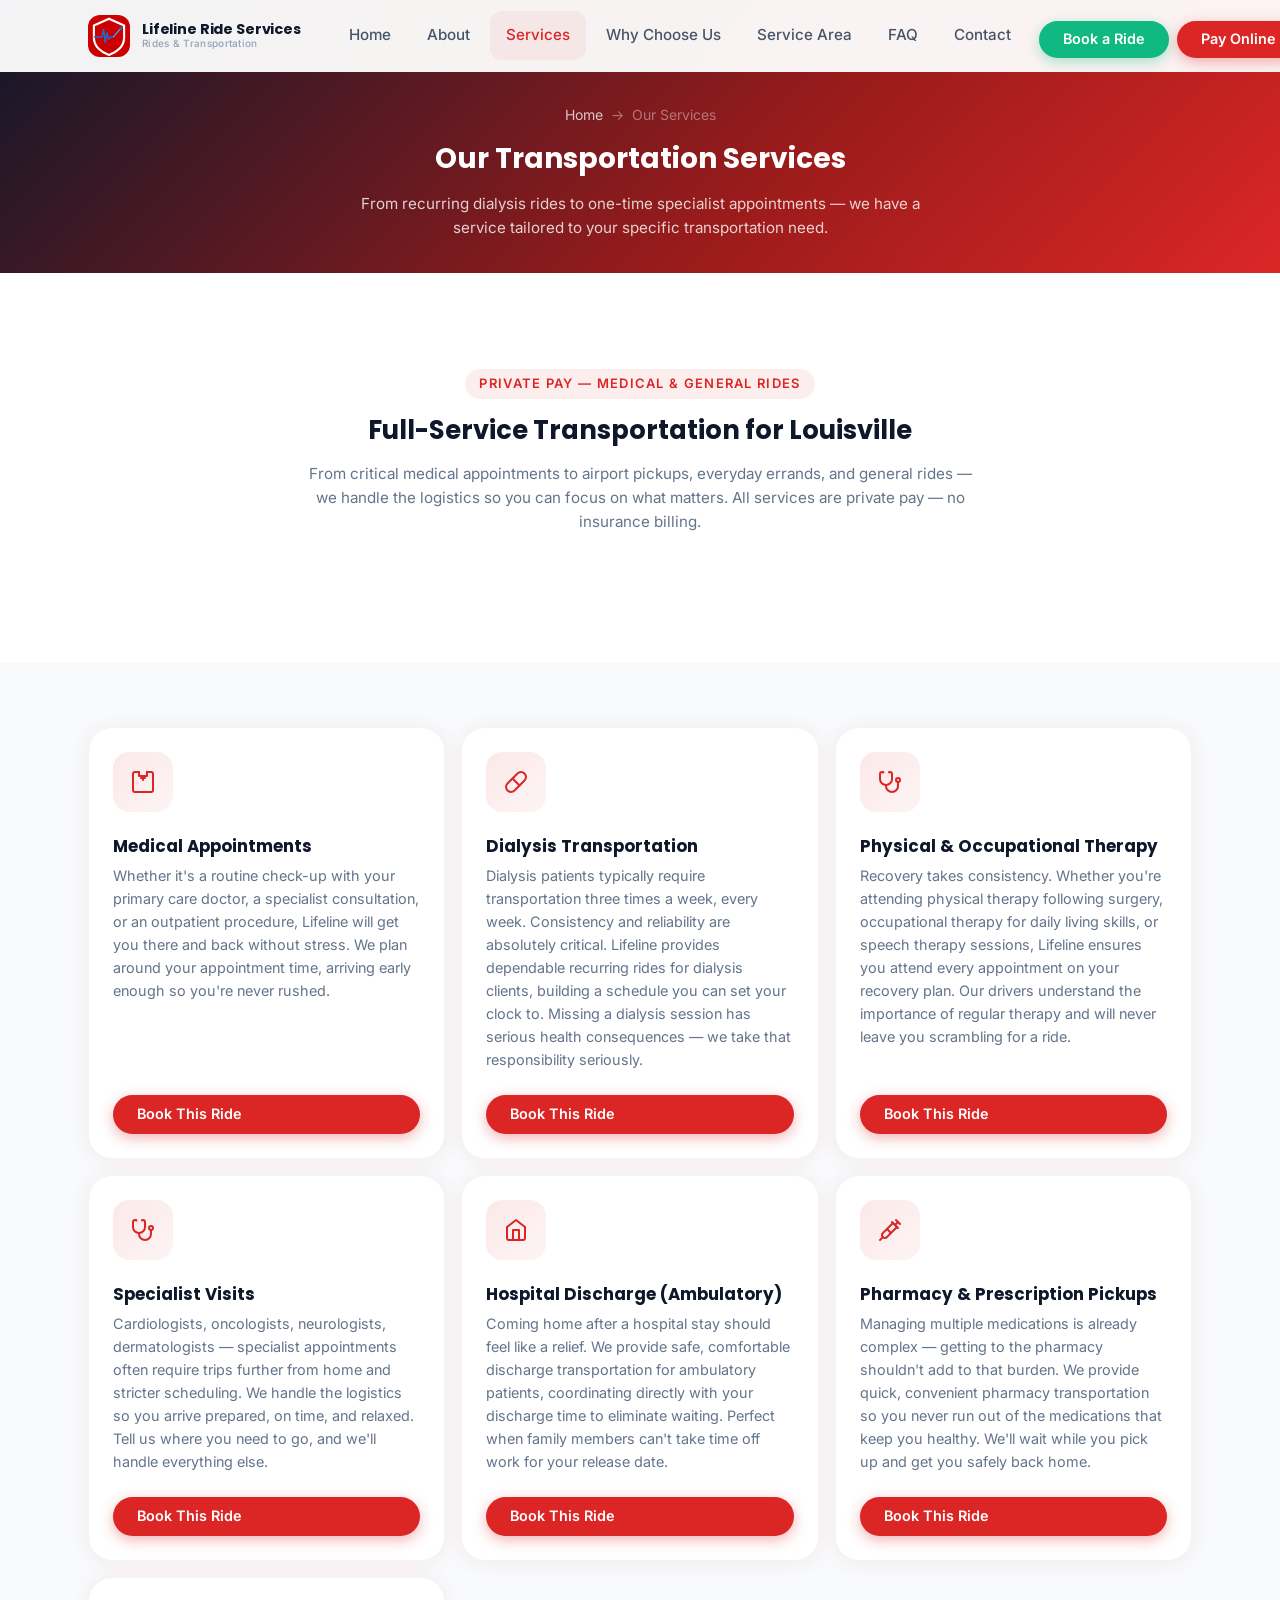
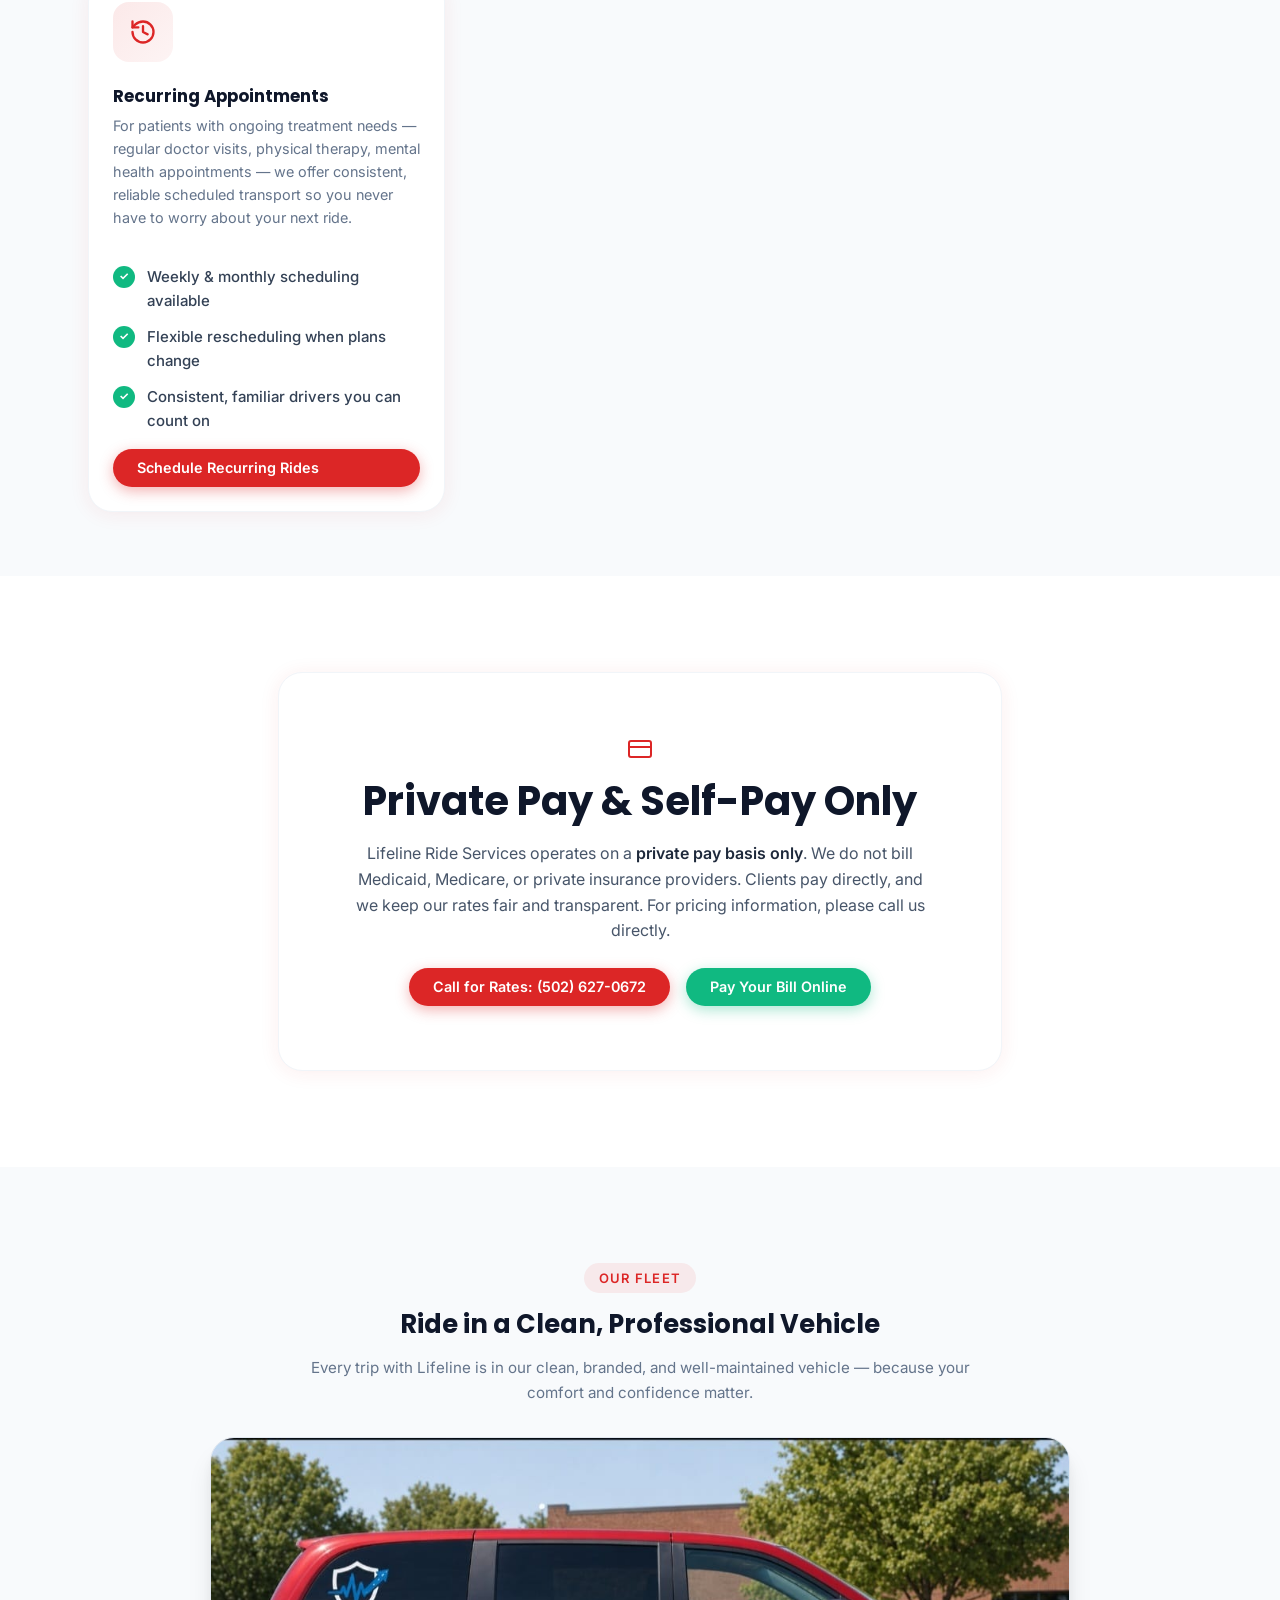
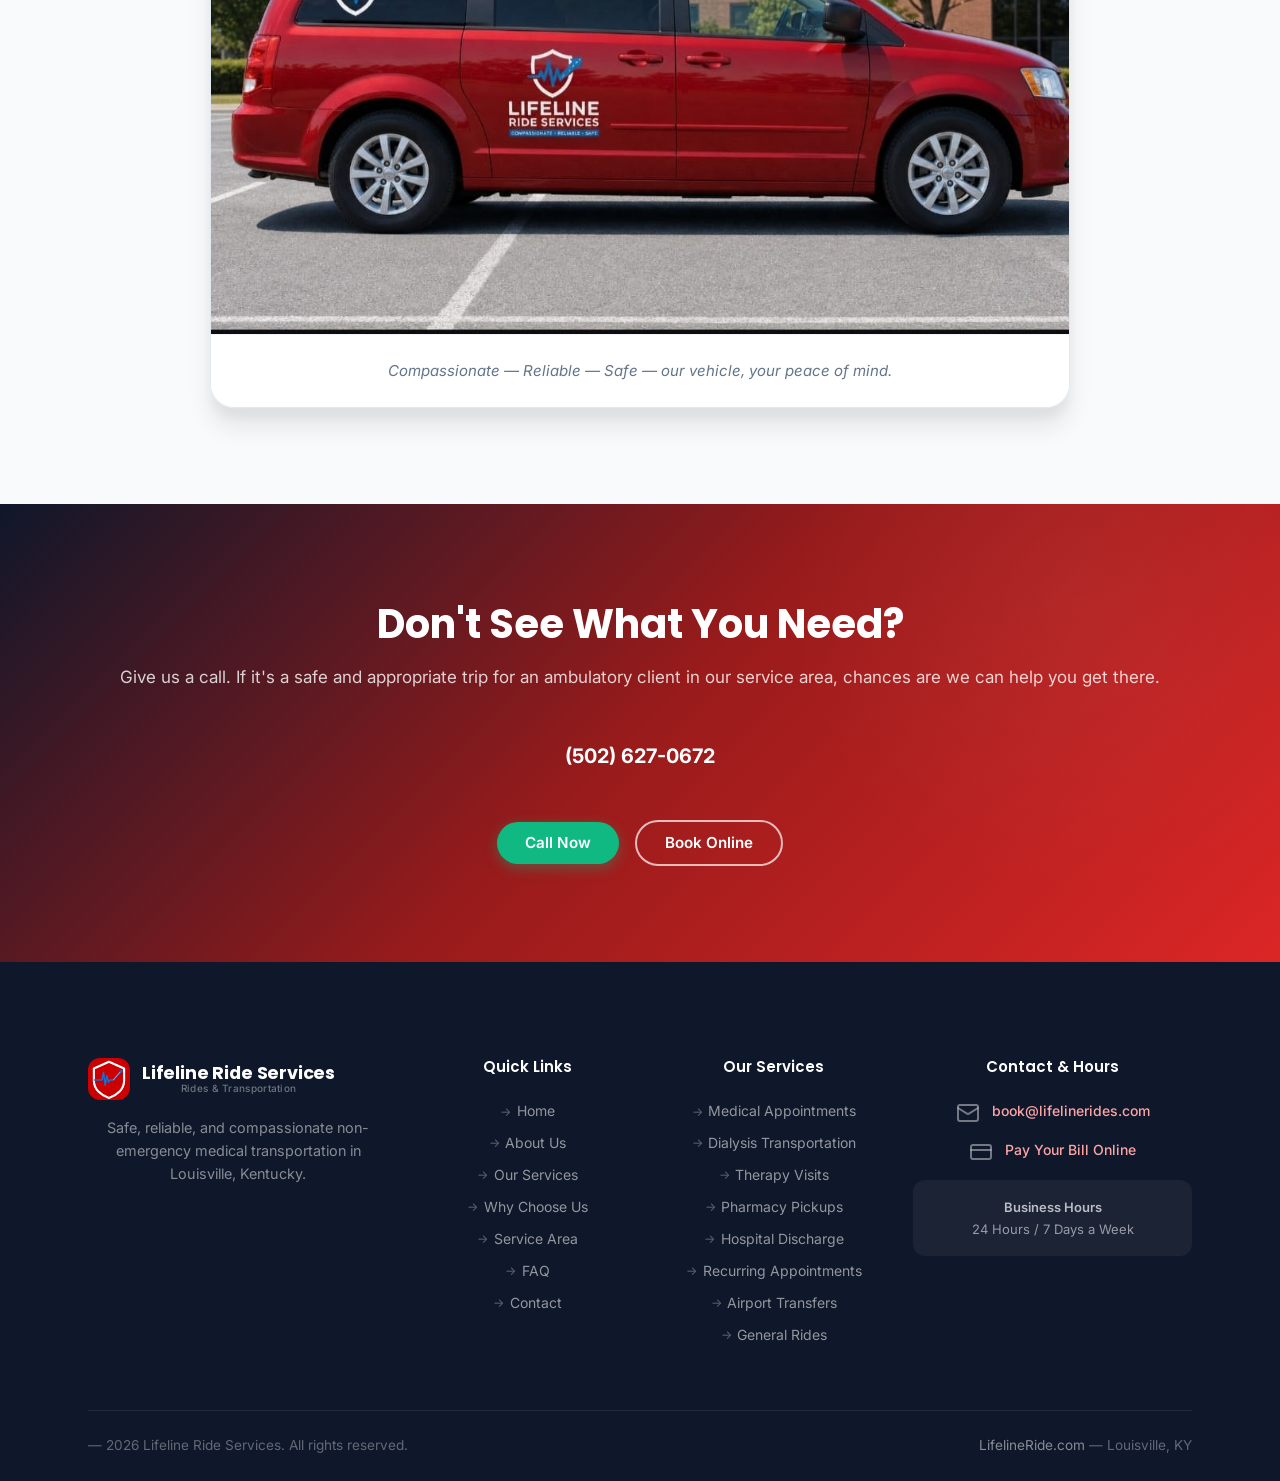
<file: services.html>
﻿<!DOCTYPE html>
<html lang="en">

<head>
    <meta charset="UTF-8" />
    <meta name="viewport" content="width=device-width, initial-scale=1.0" />
    <title>Our Our Services | Medical, General &amp; Taxi Rides Louisville KY | Medical Transportation Louisville KY
    </title>
    <meta name="description"
        content="Explore the full range of non-emergency medical transportation services offered by Lifeline Ride Services in Louisville, KY — dialysis, therapy, medical appointments, and more." />
    <meta name="robots" content="index, follow" />
    <link rel="canonical" href="https://lifelinerides.com/services.html" />
    <meta property="og:title"
        content="NEMT Our Services | Medical, General &amp; Taxi Rides Louisville KY Louisville KY" />
    <meta property="og:description"
        content="Medical appointments, dialysis, therapy, pharmacy, hospital discharge, and more. Private pay transportation in Louisville, KY." />
    <link rel="icon" type="image/svg+xml" href="logo.svg" />
    <link rel="preconnect" href="https://fonts.googleapis.com" />
    <link rel="preconnect" href="https://fonts.gstatic.com" crossorigin />
    <link
        href="https://fonts.googleapis.com/css2?family=Inter:wght@400;500;600;700&family=Poppins:wght@600;700;800&display=swap"
        rel="stylesheet" />
    <link rel="stylesheet" href="css/style.css" />
    <link rel="stylesheet" href="css/responsive.css" />
</head>

<body>

    <!-- NAVIGATION -->
    <header id="navbar" class="navbar" role="banner">
        <div class="container">
            <a href="index.html" class="nav-logo" aria-label="Lifeline Ride Services — Home">
                <div class="nav-logo-mark" aria-hidden="true"><img src="logo.svg"
                        alt="Lifeline Ride Services shield logo" width="42" height="42" /></div>
                <div class="nav-logo-text">
                    <span class="nav-logo-name">Lifeline Ride Services</span>
                    <span class="nav-logo-tag">Rides &amp; Transportation</span>
                </div>
            </a>
            <button class="nav-toggle" id="navToggle" aria-controls="navMenu" aria-expanded="false"
                aria-label="Toggle navigation menu">
                <span></span><span></span><span></span>
            </button>
            <nav id="navMenu" class="nav-menu" role="navigation" aria-label="Main navigation">
                <a href="index.html" class="nav-link">Home</a>
                <a href="about.html" class="nav-link">About</a>
                <a href="services.html" class="nav-link active" aria-current="page">Services</a>
                <a href="why-choose-us.html" class="nav-link">Why Choose Us</a>
                <a href="service-area.html" class="nav-link">Service Area</a>
                <a href="faq.html" class="nav-link">FAQ</a>
                <a href="contact.html" class="nav-link">Contact</a>
                <div class="nav-cta"><a href="contact.html" class="btn btn-green btn-sm">Book a Ride</a><a
                        href="https://28e694de-63f9-4224-be8e-77f7c01dd406.paylinks.godaddy.com" class="btn btn-primary btn-sm" target="_blank"
                        rel="noopener">Pay Online</a></div>
            </nav>
        </div>
    </header>

    <!-- PAGE HERO -->
    <section class="page-hero" aria-label="Services page header">
        <div class="container">
            <nav class="breadcrumb" aria-label="Breadcrumb">
                <a href="index.html">Home</a>
                <span aria-hidden="true">→</span>
                <span aria-current="page">Our Services</span>
            </nav>
            <h1>Our Transportation Services</h1>
            <p>From recurring dialysis rides to one-time specialist appointments — we have a service tailored to your
                specific transportation need.</p>
        </div>
    </section>

    <main id="main-content">

        <!-- SERVICES INTRO -->
        <section class="section" aria-labelledby="services-intro-heading">
            <div class="container">
                <div class="section-header fade-up">
                    <span class="eyebrow">Private Pay — Medical &amp; General Rides</span>
                    <h2 id="services-intro-heading">Full-Service Transportation for Louisville</h2>
                    <p>From critical medical appointments to airport pickups, everyday errands, and general rides — we
                        handle the logistics so you can focus on what matters. All services are private pay — no
                        insurance billing.</p>
                </div>
            </div>
        </section>

        <!-- SERVICE CARDS -->
        <section class="section-sm bg-gray" aria-label="Service details">
            <div class="container">
                <div class="services-grid" role="list">

                    <article class="service-card fade-up" id="medical" role="listitem">
                        <div class="service-icon" aria-hidden="true"><svg xmlns="http://www.w3.org/2000/svg" width="24"
                                height="24" viewBox="0 0 24 24" fill="none" stroke="currentColor" stroke-width="2"
                                stroke-linecap="round" stroke-linejoin="round">
                                <path
                                    d="M12 6v4m-2-2h4M8 2H4a2 2 0 0 0-2 2v16a2 2 0 0 0 2 2h16a2 2 0 0 0 2-2V4a2 2 0 0 0-2-2h-4" />
                                <path d="M8 2v4h8V2" />
                            </svg></div>
                        <h3>Medical Appointments</h3>
                        <p>Whether it's a routine check-up with your primary care doctor, a specialist consultation, or
                            an outpatient procedure, Lifeline will get you there and back without stress. We plan around
                            your appointment time, arriving early enough so you're never rushed.</p>
                        <a href="contact.html" class="btn btn-primary btn-sm" style="margin-top:auto;">Book This
                            Ride</a>
                    </article>

                    <article class="service-card fade-up delay-1" id="dialysis" role="listitem">
                        <div class="service-icon" aria-hidden="true"><svg xmlns="http://www.w3.org/2000/svg" width="24"
                                height="24" viewBox="0 0 24 24" fill="none" stroke="currentColor" stroke-width="2"
                                stroke-linecap="round" stroke-linejoin="round">
                                <path d="m10.5 20.5 10-10a4.95 4.95 0 1 0-7-7l-10 10a4.95 4.95 0 1 0 7 7Z" />
                                <path d="m8.5 8.5 7 7" />
                            </svg></div>
                        <h3>Dialysis Transportation</h3>
                        <p>Dialysis patients typically require transportation three times a week, every week.
                            Consistency and reliability are absolutely critical. Lifeline provides dependable recurring
                            rides for dialysis clients, building a schedule you can set your clock to. Missing a
                            dialysis session has serious health consequences — we take that responsibility seriously.
                        </p>
                        <a href="contact.html" class="btn btn-primary btn-sm" style="margin-top:auto;">Book This
                            Ride</a>
                    </article>

                    <article class="service-card fade-up delay-2" id="therapy" role="listitem">
                        <div class="service-icon" aria-hidden="true"><svg xmlns="http://www.w3.org/2000/svg" width="24"
                                height="24" viewBox="0 0 24 24" fill="none" stroke="currentColor" stroke-width="2"
                                stroke-linecap="round" stroke-linejoin="round">
                                <path
                                    d="M4.8 2.3A.3.3 0 1 0 5 2H4a2 2 0 0 0-2 2v5a6 6 0 0 0 6 6v0a6 6 0 0 0 6-6V4a2 2 0 0 0-2-2h-1a.2.2 0 1 0 .3.3" />
                                <path d="M8 15v1a6 6 0 0 0 6 6v0a6 6 0 0 0 6-6v-4" />
                                <circle cx="20" cy="10" r="2" />
                            </svg></div>
                        <h3>Physical &amp; Occupational Therapy</h3>
                        <p>Recovery takes consistency. Whether you're attending physical therapy following surgery,
                            occupational therapy for daily living skills, or speech therapy sessions, Lifeline ensures
                            you attend every appointment on your recovery plan. Our drivers understand the importance of
                            regular therapy and will never leave you scrambling for a ride.</p>
                        <a href="contact.html" class="btn btn-primary btn-sm" style="margin-top:auto;">Book This
                            Ride</a>
                    </article>

                    <article class="service-card fade-up delay-3" role="listitem">
                        <div class="service-icon" aria-hidden="true"><svg xmlns="http://www.w3.org/2000/svg" width="24"
                                height="24" viewBox="0 0 24 24" fill="none" stroke="currentColor" stroke-width="2"
                                stroke-linecap="round" stroke-linejoin="round">
                                <path
                                    d="M4.8 2.3A.3.3 0 1 0 5 2H4a2 2 0 0 0-2 2v5a6 6 0 0 0 6 6v0a6 6 0 0 0 6-6V4a2 2 0 0 0-2-2h-1a.2.2 0 1 0 .3.3" />
                                <path d="M8 15v1a6 6 0 0 0 6 6v0a6 6 0 0 0 6-6v-4" />
                                <circle cx="20" cy="10" r="2" />
                            </svg></div>
                        <h3>Specialist Visits</h3>
                        <p>Cardiologists, oncologists, neurologists, dermatologists — specialist appointments often
                            require trips further from home and stricter scheduling. We handle the logistics so you
                            arrive prepared, on time, and relaxed. Tell us where you need to go, and we'll handle
                            everything else.</p>
                        <a href="contact.html" class="btn btn-primary btn-sm" style="margin-top:auto;">Book This
                            Ride</a>
                    </article>

                    <article class="service-card fade-up delay-4" id="discharge" role="listitem">
                        <div class="service-icon" aria-hidden="true"><svg xmlns="http://www.w3.org/2000/svg" width="24"
                                height="24" viewBox="0 0 24 24" fill="none" stroke="currentColor" stroke-width="2"
                                stroke-linecap="round" stroke-linejoin="round">
                                <path d="m3 9 9-7 9 7v11a2 2 0 0 1-2 2H5a2 2 0 0 1-2-2z" />
                                <polyline points="9 22 9 12 15 12 15 22" />
                            </svg></div>
                        <h3>Hospital Discharge (Ambulatory)</h3>
                        <p>Coming home after a hospital stay should feel like a relief. We provide safe, comfortable
                            discharge transportation for ambulatory patients, coordinating directly with your discharge
                            time to eliminate waiting. Perfect when family members can't take time off work for your
                            release date.</p>
                        <a href="contact.html" class="btn btn-primary btn-sm" style="margin-top:auto;">Book This
                            Ride</a>
                    </article>

                    <article class="service-card fade-up delay-5" id="pharmacy" role="listitem">
                        <div class="service-icon" aria-hidden="true"><svg xmlns="http://www.w3.org/2000/svg" width="24"
                                height="24" viewBox="0 0 24 24" fill="none" stroke="currentColor" stroke-width="2"
                                stroke-linecap="round" stroke-linejoin="round">
                                <path d="m18 2 4 4" />
                                <path d="m17 7 3-3" />
                                <path d="M19 9 8.7 19.3c-1 1-2.5 1-3.4 0l-.6-.6c-1-1-1-2.5 0-3.4L15 5" />
                                <path d="m9 11 4 4" />
                                <path d="m5 19-3 3" />
                                <path d="m14 4 6 6" />
                            </svg></div>
                        <h3>Pharmacy &amp; Prescription Pickups</h3>
                        <p>Managing multiple medications is already complex — getting to the pharmacy shouldn't add to
                            that burden. We provide quick, convenient pharmacy transportation so you never run out of
                            the medications that keep you healthy. We'll wait while you pick up and get you safely back
                            home.</p>
                        <a href="contact.html" class="btn btn-primary btn-sm" style="margin-top:auto;">Book This
                            Ride</a>
                    </article>

                    <article class="service-card fade-up" id="recurring" role="listitem">
                        <div class="service-icon" aria-hidden="true"><svg xmlns="http://www.w3.org/2000/svg" width="28"
                                height="28" viewBox="0 0 24 24" fill="none" stroke="currentColor" stroke-width="2"
                                stroke-linecap="round" stroke-linejoin="round">
                                <path d="M3 12a9 9 0 1 0 9-9 9.75 9.75 0 0 0-6.74 2.74L3 8" />
                                <path d="M3 3v5h5" />
                                <path d="M12 7v5l4 2" />
                            </svg></div>
                        <h3>Recurring Appointments</h3>
                        <p>For patients with ongoing treatment needs — regular doctor visits, physical therapy, mental
                            health appointments — we offer consistent, reliable scheduled transport so you never have to
                            worry about your next ride.</p>
                        <ul class="check-list" style="margin-top:0.75rem; margin-bottom:1rem;">
                            <li>Weekly &amp; monthly scheduling available</li>
                            <li>Flexible rescheduling when plans change</li>
                            <li>Consistent, familiar drivers you can count on</li>
                        </ul>
                        <a href="contact.html" class="btn btn-primary btn-sm" style="margin-top:auto;">Schedule
                            Recurring Rides</a>
                    </article>

                </div>
            </div>
        </section>

        <!-- PRIVATE PAY NOTE -->
        <section class="section" aria-labelledby="payment-heading">
            <div class="container" style="max-width: 820px;">
                <div class="card fade-up" style="text-align:center; padding: var(--spacing-2xl);">
                    <div class="section-icon-lg" aria-hidden="true"><svg xmlns="http://www.w3.org/2000/svg" width="24"
                            height="24" viewBox="0 0 24 24" fill="none" stroke="currentColor" stroke-width="2"
                            stroke-linecap="round" stroke-linejoin="round">
                            <rect width="22" height="16" x="1" y="4" rx="2" ry="2" />
                            <line x1="1" y1="10" x2="23" y2="10" />
                        </svg></div>
                    <h2 id="payment-heading" style="margin-bottom:var(--spacing-sm);">Private Pay &amp; Self-Pay Only
                    </h2>
                    <p style="max-width:580px; margin: 0 auto var(--spacing-md);">Lifeline Ride Services operates on a
                        <strong>private pay basis only</strong>. We do not bill Medicaid, Medicare, or private insurance
                        providers. Clients pay directly, and we keep our rates fair and transparent. For pricing
                        information, please call us directly.
                    </p>
                    <div style="display:flex; gap:1rem; justify-content:center; flex-wrap:wrap;">
                        <a href="tel:+15026270672" class="btn btn-primary">Call for Rates: (502) 627-0672</a>
                        <a href="https://28e694de-63f9-4224-be8e-77f7c01dd406.paylinks.godaddy.com" class="btn btn-green" target="_blank" rel="noopener">Pay
                            Your Bill Online</a>
                    </div>
                </div>
            </div>
        </section>

        <!-- OUR VEHICLE -->
        <section class="section bg-gray" aria-labelledby="vehicle-services-heading">
            <div class="container">
                <div class="section-header fade-up">
                    <span class="eyebrow">Our Fleet</span>
                    <h2 id="vehicle-services-heading">Ride in a Clean, Professional Vehicle</h2>
                    <p>Every trip with Lifeline is in our clean, branded, and well-maintained vehicle — because your
                        comfort and confidence matter.</p>
                </div>
                <div class="van-showcase fade-up">
                    <img src="van.jpg"
                        alt="Lifeline Ride Services branded red minivan ready for service in Louisville, KY"
                        loading="lazy" />
                    <p class="van-caption">Compassionate — Reliable — Safe — our vehicle, your peace of mind.</p>
                </div>
            </div>
        </section>

        <!-- CTA -->
        <section class="cta-section" aria-labelledby="services-cta-heading">
            <div class="container">
                <div class="fade-up">
                    <h2 id="services-cta-heading">Don't See What You Need?</h2>
                    <p>Give us a call. If it's a safe and appropriate trip for an ambulatory client in our service area,
                        chances are we can help you get there.</p>
                    <a href="tel:+15026270672" class="cta-phone" aria-label="Call (502) 627-0672">(502) 627-0672</a>
                    <div class="cta-actions">
                        <a href="tel:+15026270672" class="btn btn-green btn-lg">Call Now</a>
                        <a href="contact.html" class="btn btn-outline btn-lg">Book Online</a>
                    </div>
                </div>
            </div>
        </section>

    </main>

    <!-- FOOTER -->
    <footer class="footer" role="contentinfo">
        <div class="container">
            <div class="footer-grid">
                <div class="footer-brand">
                    <a href="index.html" class="nav-logo" aria-label="Lifeline Ride Services">
                        <div class="nav-logo-mark" aria-hidden="true"><img src="logo.svg"
                                alt="Lifeline Ride Services shield logo" width="42" height="42" /></div>
                        <div class="nav-logo-text">
                            <span class="nav-logo-name">Lifeline Ride Services</span>
                            <span class="nav-logo-tag">Rides &amp; Transportation</span>
                        </div>
                    </a>
                    <p class="footer-tagline">Safe, reliable, and compassionate non-emergency medical transportation in
                        Louisville, Kentucky.</p>
                </div>
                <div class="footer-col">
                    <h4>Quick Links</h4>
                    <nav class="footer-links" aria-label="Footer navigation">
                        <a href="index.html">Home</a>
                        <a href="about.html">About Us</a>
                        <a href="services.html">Our Services</a>
                        <a href="why-choose-us.html">Why Choose Us</a>
                        <a href="service-area.html">Service Area</a>
                        <a href="faq.html">FAQ</a>
                        <a href="contact.html">Contact</a>
                    </nav>
                </div>
                <div class="footer-col">
                    <h4>Our Services</h4>
                    <nav class="footer-links" aria-label="Services navigation">
                        <a href="services.html#medical">Medical Appointments</a>
                        <a href="services.html#dialysis">Dialysis Transportation</a>
                        <a href="services.html#therapy">Therapy Visits</a>
                        <a href="services.html#pharmacy">Pharmacy Pickups</a>
                        <a href="services.html#discharge">Hospital Discharge</a>
                        <a href="services.html#recurring">Recurring Appointments</a>
                        <a href="services.html#airport">Airport Transfers</a>
                        <a href="services.html#general">General Rides</a>
                    </nav>
                </div>
                <div class="footer-col">
                    <h4>Contact &amp; Hours</h4>
                    <div class="footer-contact-item"><span class="footer-contact-icon" aria-hidden="true"><svg
                                xmlns="http://www.w3.org/2000/svg" width="24" height="24" viewBox="0 0 24 24"
                                fill="none" stroke="currentColor" stroke-width="2" stroke-linecap="round"
                                stroke-linejoin="round">
                                <rect width="20" height="16" x="2" y="4" rx="2" />
                                <path d="m22 7-8.97 5.7a1.94 1.94 0 0 1-2.06 0L2 7" />
                            </svg></span><span><a href="mailto:book@lifelinerides.com">book@lifelinerides.com</a></span>
                    </div>
                    <div class="footer-contact-item"><span class="footer-contact-icon" aria-hidden="true"><svg
                                xmlns="http://www.w3.org/2000/svg" width="24" height="24" viewBox="0 0 24 24"
                                fill="none" stroke="currentColor" stroke-width="2" stroke-linecap="round"
                                stroke-linejoin="round">
                                <rect x="2" y="5" width="20" height="14" rx="2" />
                                <line x1="2" y1="10" x2="22" y2="10" />
                            </svg></span><span><a href="https://28e694de-63f9-4224-be8e-77f7c01dd406.paylinks.godaddy.com" target="_blank"
                                rel="noopener">Pay Your Bill Online</a></span></div>
                    <div class="footer-hours">
                        <strong style="color:rgba(255,255,255,.7);">Business Hours</strong><br />
                        24 Hours / 7 Days a Week
                    </div>
                </div>
            </div>
            <div class="footer-bottom">
                <span>— 2026 Lifeline Ride Services. All rights reserved.</span>
                <span><a href="https://lifelinerides.com">LifelineRide.com</a> — Louisville, KY</span>
            </div>
        </div>
    </footer>

    <button class="back-to-top" id="backToTop" aria-label="Back to top">↑</button>
    <script src="js/main.js"></script>
</body>

</html>
</file>
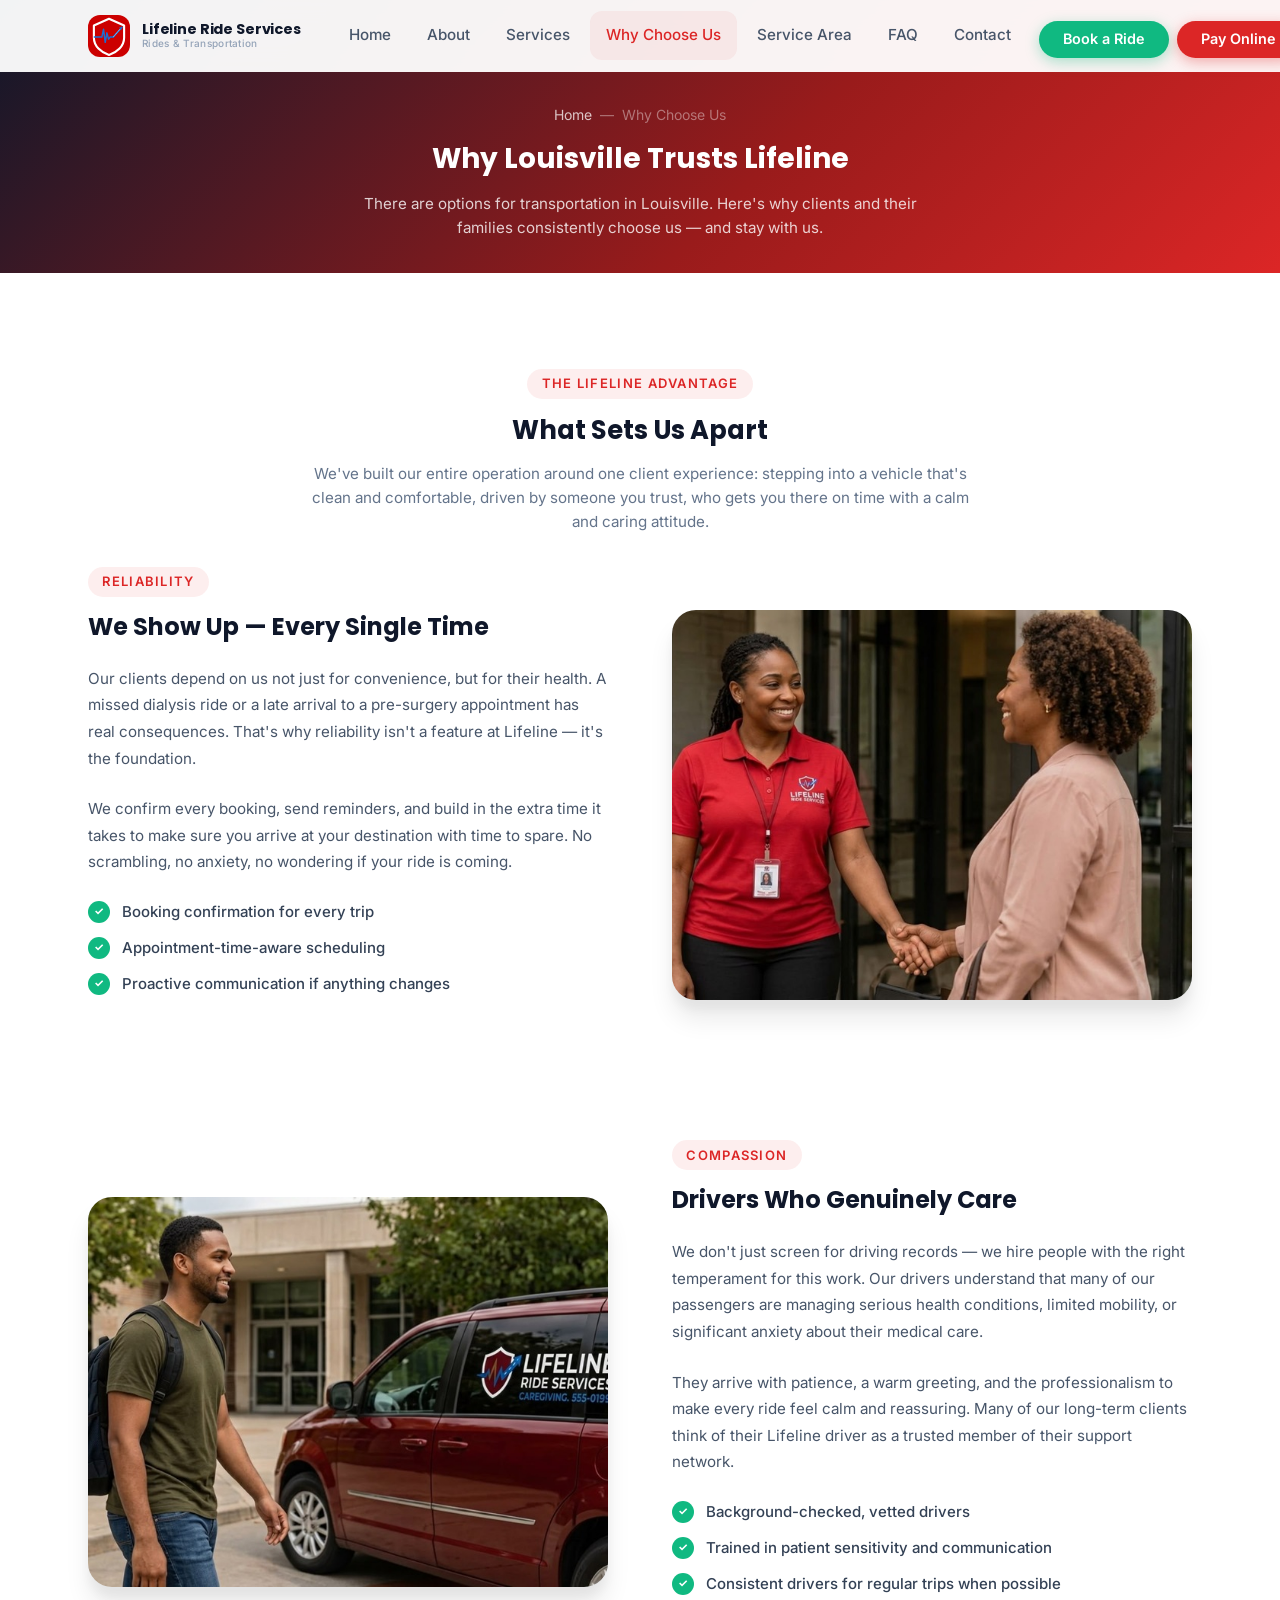
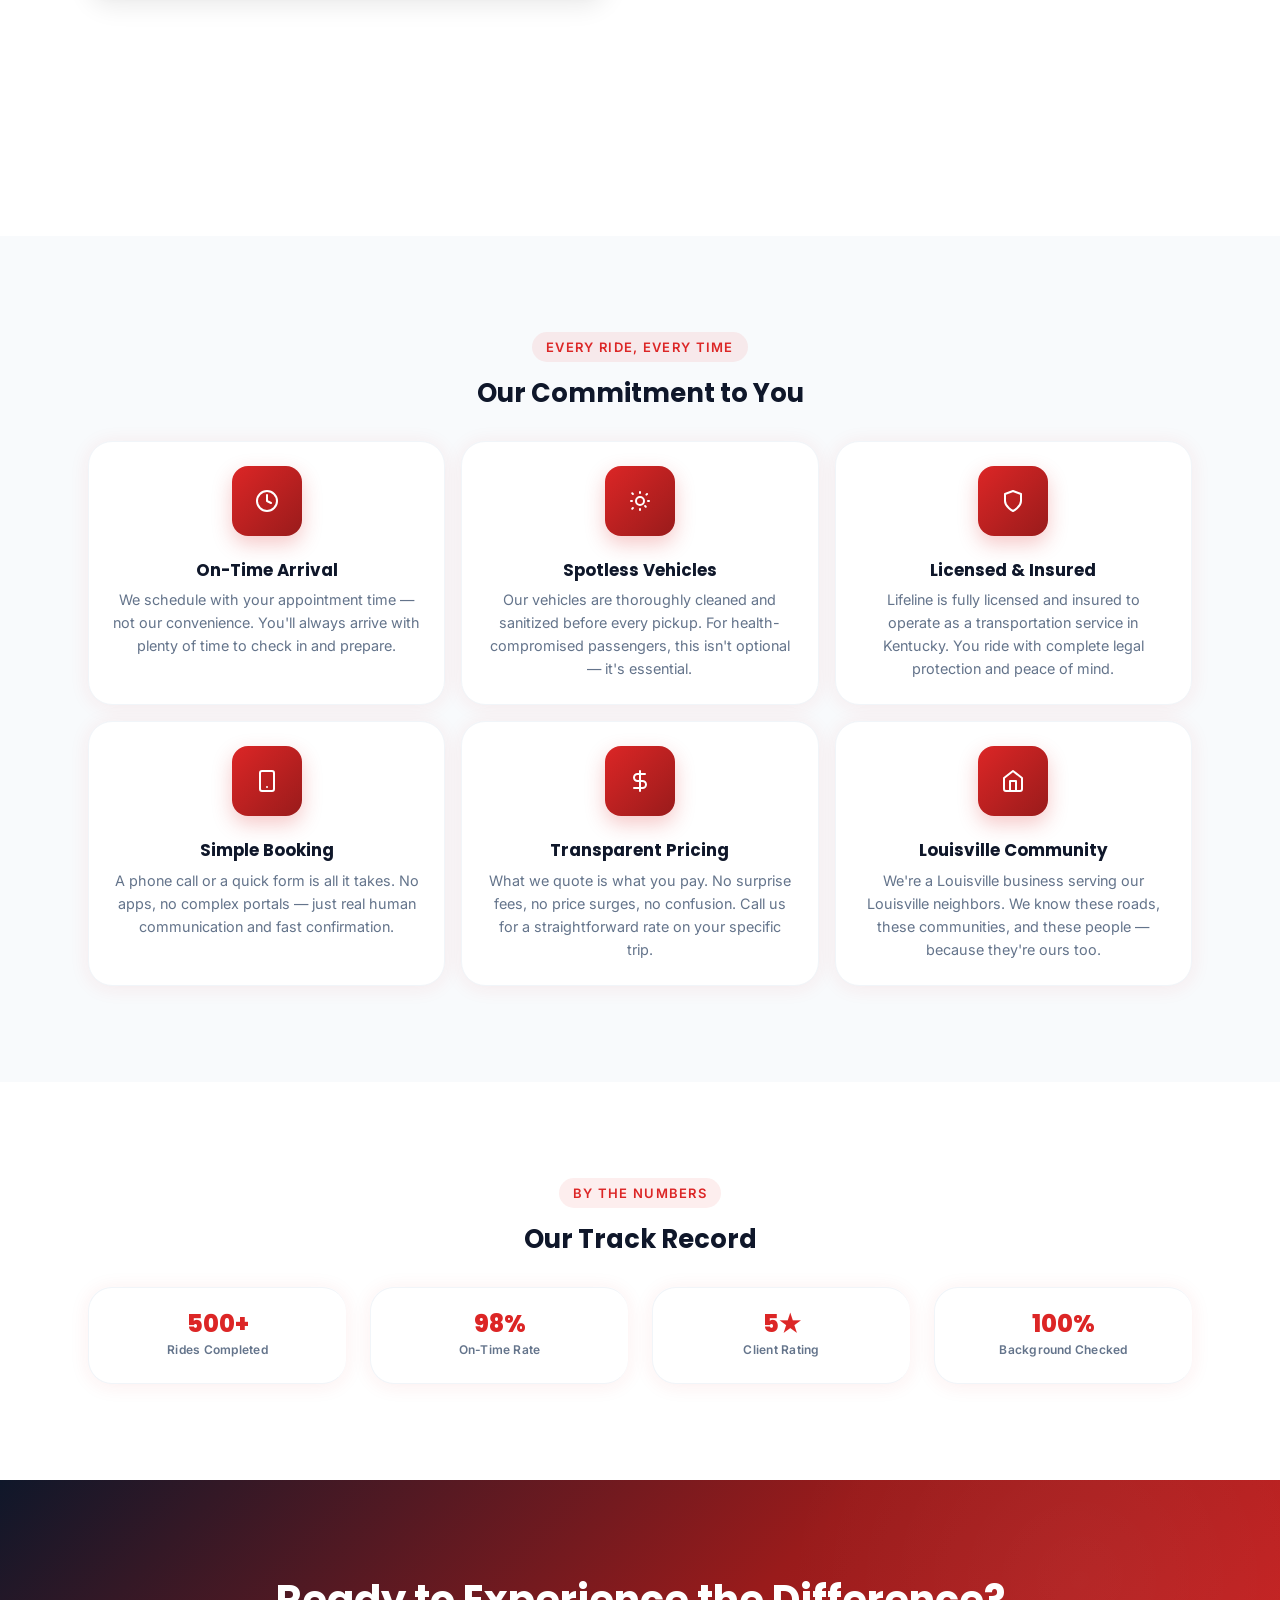
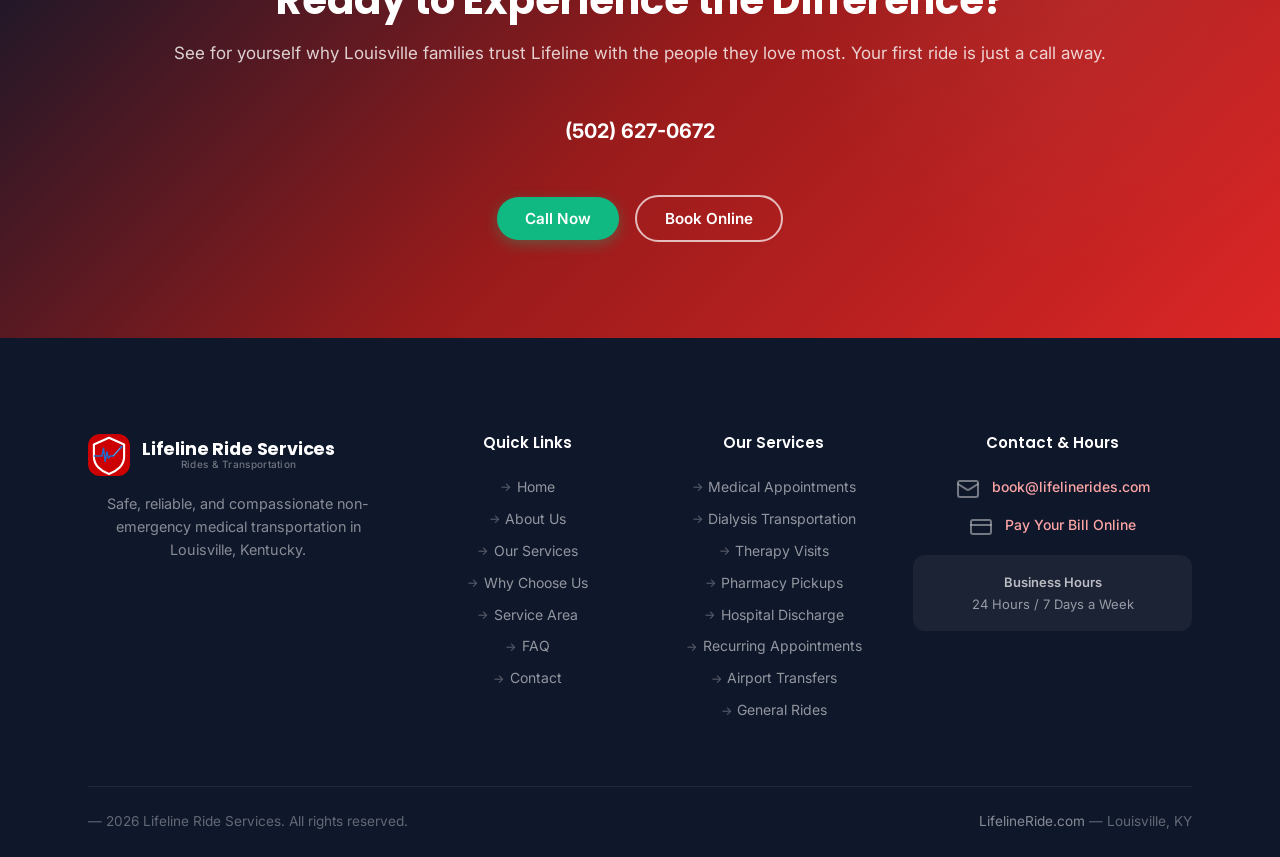
<file: why-choose-us.html>
﻿<!DOCTYPE html>
<html lang="en">

<head>
    <meta charset="UTF-8" />
    <meta name="viewport" content="width=device-width, initial-scale=1.0" />
    <title>Why Choose Us | Lifeline Ride Services — Louisville, KY</title>
    <meta name="description"
        content="Discover why hundreds of Louisville families choose Lifeline Ride Services for non-emergency medical transportation — reliability, compassion, safety, and professionalism." />
    <meta name="robots" content="index, follow" />
    <link rel="canonical" href="https://lifelinerides.com/why-choose-us.html" />
    <meta property="og:title" content="Why Choose Lifeline Ride Services | Louisville NEMT" />
    <meta property="og:description"
        content="Compassionate, punctual, and professional medical transportation in Louisville, KY. Here's why clients choose us." />
    <link rel="icon" type="image/svg+xml" href="logo.svg" />
    <link rel="preconnect" href="https://fonts.googleapis.com" />
    <link rel="preconnect" href="https://fonts.gstatic.com" crossorigin />
    <link
        href="https://fonts.googleapis.com/css2?family=Inter:wght@400;500;600;700&family=Poppins:wght@600;700;800&display=swap"
        rel="stylesheet" />
    <link rel="stylesheet" href="css/style.css" />
    <link rel="stylesheet" href="css/responsive.css" />
</head>

<body>

    <!-- NAVIGATION -->
    <header id="navbar" class="navbar" role="banner">
        <div class="container">
            <a href="index.html" class="nav-logo" aria-label="Lifeline Ride Services — Home">
                <div class="nav-logo-mark" aria-hidden="true"><img src="logo.svg"
                        alt="Lifeline Ride Services shield logo" width="42" height="42" /></div>
                <div class="nav-logo-text">
                    <span class="nav-logo-name">Lifeline Ride Services</span>
                    <span class="nav-logo-tag">Rides &amp; Transportation</span>
                </div>
            </a>
            <button class="nav-toggle" id="navToggle" aria-controls="navMenu" aria-expanded="false"
                aria-label="Toggle navigation menu">
                <span></span><span></span><span></span>
            </button>
            <nav id="navMenu" class="nav-menu" role="navigation" aria-label="Main navigation">
                <a href="index.html" class="nav-link">Home</a>
                <a href="about.html" class="nav-link">About</a>
                <a href="services.html" class="nav-link">Services</a>
                <a href="why-choose-us.html" class="nav-link active" aria-current="page">Why Choose Us</a>
                <a href="service-area.html" class="nav-link">Service Area</a>
                <a href="faq.html" class="nav-link">FAQ</a>
                <a href="contact.html" class="nav-link">Contact</a>
                <div class="nav-cta"><a href="contact.html" class="btn btn-green btn-sm">Book a Ride</a><a href="https://28e694de-63f9-4224-be8e-77f7c01dd406.paylinks.godaddy.com" class="btn btn-primary btn-sm" target="_blank" rel="noopener">Pay Online</a></div>
            </nav>
        </div>
    </header>

    <!-- PAGE HERO -->
    <section class="page-hero" aria-label="Why Choose Us page header">
        <div class="container">
            <nav class="breadcrumb" aria-label="Breadcrumb">
                <a href="index.html">Home</a>
                <span aria-hidden="true">—</span>
                <span aria-current="page">Why Choose Us</span>
            </nav>
            <h1>Why Louisville Trusts Lifeline</h1>
            <p>There are options for transportation in Louisville. Here's why clients and their families consistently
                choose us — and stay with us.</p>
        </div>
    </section>

    <main id="main-content">

        <!-- MAIN DIFFERENTIATORS -->
        <section class="section" aria-labelledby="diff-heading">
            <div class="container">
                <div class="section-header fade-up">
                    <span class="eyebrow">The Lifeline Advantage</span>
                    <h2 id="diff-heading">What Sets Us Apart</h2>
                    <p>We've built our entire operation around one client experience: stepping into a vehicle that's
                        clean and comfortable, driven by someone you trust, who gets you there on time with a calm and
                        caring attitude.</p>
                </div>

                <!-- Differentiator 1 -->
                <div class="split-section" style="margin-bottom: var(--spacing-3xl);">
                    <div class="split-content fade-up">
                        <span class="eyebrow">Reliability</span>
                        <h2>We Show Up — Every Single Time</h2>
                        <p>Our clients depend on us not just for convenience, but for their health. A missed dialysis
                            ride or a late arrival to a pre-surgery appointment has real consequences. That's why
                            reliability isn't a feature at Lifeline — it's the foundation.</p>
                        <p>We confirm every booking, send reminders, and build in the extra time it takes to make sure
                            you arrive at your destination with time to spare. No scrambling, no anxiety, no wondering
                            if your ride is coming.</p>
                        <ul class="check-list">
                            <li>Booking confirmation for every trip</li>
                            <li>Appointment-time-aware scheduling</li>
                            <li>Proactive communication if anything changes</li>
                        </ul>
                    </div>
                    <div class="split-image fade-in">
                        <img src="show-up.jpg"
                            alt="Lifeline Ride Services professional medical transportation showing commitment to reliable healthcare access"
                            loading="lazy" />
                    </div>
                </div>

                <!-- Differentiator 2 -->
                <div class="split-section" style="margin-bottom: var(--spacing-3xl);">
                    <div class="split-image fade-in">
                        <img src="driver-care.jpg"
                            alt="Professional Lifeline driver representing compassionate care and patient sensitivity"
                            loading="lazy" />
                    </div>
                    <div class="split-content fade-up">
                        <span class="eyebrow">Compassion</span>
                        <h2>Drivers Who Genuinely Care</h2>
                        <p>We don't just screen for driving records — we hire people with the right temperament for this
                            work. Our drivers understand that many of our passengers are managing serious health
                            conditions, limited mobility, or significant anxiety about their medical care.</p>
                        <p>They arrive with patience, a warm greeting, and the professionalism to make every ride feel
                            calm and reassuring. Many of our long-term clients think of their Lifeline driver as a
                            trusted member of their support network.</p>
                        <ul class="check-list">
                            <li>Background-checked, vetted drivers</li>
                            <li>Trained in patient sensitivity and communication</li>
                            <li>Consistent drivers for regular trips when possible</li>
                        </ul>
                    </div>
                </div>
            </div>
        </section>

        <!-- FEATURES GRID -->
        <section class="section bg-gray" aria-labelledby="features-heading">
            <div class="container">
                <div class="section-header fade-up">
                    <span class="eyebrow">Every Ride, Every Time</span>
                    <h2 id="features-heading">Our Commitment to You</h2>
                </div>
                <div class="features-grid">
                    <div class="feature-card fade-up">
                        <div class="feature-icon" aria-hidden="true"><svg xmlns="http://www.w3.org/2000/svg" width="24"
                                height="24" viewBox="0 0 24 24" fill="none" stroke="currentColor" stroke-width="2"
                                stroke-linecap="round" stroke-linejoin="round">
                                <circle cx="12" cy="12" r="10" />
                                <polyline points="12 6 12 12 16 14" />
                            </svg></div>
                        <h3>On-Time Arrival</h3>
                        <p>We schedule with your appointment time — not our convenience. You'll always arrive with
                            plenty of time to check in and prepare.</p>
                    </div>
                    <div class="feature-card fade-up delay-1">
                        <div class="feature-icon" aria-hidden="true"><svg xmlns="http://www.w3.org/2000/svg" width="24"
                                height="24" viewBox="0 0 24 24" fill="none" stroke="currentColor" stroke-width="2"
                                stroke-linecap="round" stroke-linejoin="round">
                                <path
                                    d="M12 3v1m0 16v1M4.22 4.22l.7.7m12.16 12.16.7.7M3 12h1m16 0h1M4.22 19.78l.7-.7M18.36 5.64l.7-.7" />
                                <circle cx="12" cy="12" r="4" />
                            </svg></div>
                        <h3>Spotless Vehicles</h3>
                        <p>Our vehicles are thoroughly cleaned and sanitized before every pickup. For health-compromised
                            passengers, this isn't optional — it's essential.</p>
                    </div>
                    <div class="feature-card fade-up delay-2">
                        <div class="feature-icon" aria-hidden="true"><svg xmlns="http://www.w3.org/2000/svg" width="24"
                                height="24" viewBox="0 0 24 24" fill="none" stroke="currentColor" stroke-width="2"
                                stroke-linecap="round" stroke-linejoin="round">
                                <path d="M12 22s8-4 8-10V5l-8-3-8 3v7c0 6 8 10 8 10z" />
                            </svg></div>
                        <h3>Licensed &amp; Insured</h3>
                        <p>Lifeline is fully licensed and insured to operate as a transportation service in Kentucky.
                            You ride with complete legal protection and peace of mind.</p>
                    </div>
                    <div class="feature-card fade-up delay-3">
                        <div class="feature-icon" aria-hidden="true"><svg xmlns="http://www.w3.org/2000/svg" width="24"
                                height="24" viewBox="0 0 24 24" fill="none" stroke="currentColor" stroke-width="2"
                                stroke-linecap="round" stroke-linejoin="round">
                                <rect width="14" height="20" x="5" y="2" rx="2" ry="2" />
                                <path d="M12 18h.01" />
                            </svg></div>
                        <h3>Simple Booking</h3>
                        <p>A phone call or a quick form is all it takes. No apps, no complex portals — just real human
                            communication and fast confirmation.</p>
                    </div>
                    <div class="feature-card fade-up delay-4">
                        <div class="feature-icon" aria-hidden="true"><svg xmlns="http://www.w3.org/2000/svg" width="24"
                                height="24" viewBox="0 0 24 24" fill="none" stroke="currentColor" stroke-width="2"
                                stroke-linecap="round" stroke-linejoin="round">
                                <line x1="12" x2="12" y1="2" y2="22" />
                                <path d="M17 5H9.5a3.5 3.5 0 0 0 0 7h5a3.5 3.5 0 0 1 0 7H6" />
                            </svg></div>
                        <h3>Transparent Pricing</h3>
                        <p>What we quote is what you pay. No surprise fees, no price surges, no confusion. Call us for a
                            straightforward rate on your specific trip.</p>
                    </div>
                    <div class="feature-card fade-up delay-5">
                        <div class="feature-icon" aria-hidden="true"><svg xmlns="http://www.w3.org/2000/svg" width="24"
                                height="24" viewBox="0 0 24 24" fill="none" stroke="currentColor" stroke-width="2"
                                stroke-linecap="round" stroke-linejoin="round">
                                <path d="m3 9 9-7 9 7v11a2 2 0 0 1-2 2H5a2 2 0 0 1-2-2z" />
                                <polyline points="9 22 9 12 15 12 15 22" />
                            </svg></div>
                        <h3>Louisville Community</h3>
                        <p>We're a Louisville business serving our Louisville neighbors. We know these roads, these
                            communities, and these people — because they're ours too.</p>
                    </div>
                </div>
            </div>
        </section>

        <!-- STATS -->
        <section class="section" aria-labelledby="stats-heading">
            <div class="container">
                <div class="section-header fade-up">
                    <span class="eyebrow">By the Numbers</span>
                    <h2 id="stats-heading">Our Track Record</h2>
                </div>
                <div class="stats-bar" style="border:none; box-shadow:none; padding:0;">
                    <div class="container"
                        style="padding:0; display:grid; grid-template-columns:repeat(4,1fr); gap:1.5rem; max-width:100%;">
                        <div class="stat-item fade-up card" style="border-right:none;">
                            <span class="stat-number">500+</span>
                            <span class="stat-label">Rides Completed</span>
                        </div>
                        <div class="stat-item fade-up delay-1 card" style="border-right:none;">
                            <span class="stat-number">98%</span>
                            <span class="stat-label">On-Time Rate</span>
                        </div>
                        <div class="stat-item fade-up delay-2 card" style="border-right:none;">
                            <span class="stat-number">5★</span>
                            <span class="stat-label">Client Rating</span>
                        </div>
                        <div class="stat-item fade-up delay-3 card" style="border-right:none;">
                            <span class="stat-number">100%</span>
                            <span class="stat-label">Background Checked</span>
                        </div>
                    </div>
                </div>
            </div>
        </section>

        <!-- CTA -->
        <section class="cta-section" aria-labelledby="why-cta-heading">
            <div class="container">
                <div class="fade-up">
                    <h2 id="why-cta-heading">Ready to Experience the Difference?</h2>
                    <p>See for yourself why Louisville families trust Lifeline with the people they love most. Your
                        first ride is just a call away.</p>
                    <a href="tel:+15026270672" class="cta-phone" aria-label="Call (502) 627-0672">(502) 627-0672</a>
                    <div class="cta-actions">
                        <a href="tel:+15026270672" class="btn btn-green btn-lg">Call Now</a>
                        <a href="contact.html" class="btn btn-outline btn-lg">Book Online</a>
                    </div>
                </div>
            </div>
        </section>

    </main>

    <!-- FOOTER -->
    <footer class="footer" role="contentinfo">
        <div class="container">
            <div class="footer-grid">
                <div class="footer-brand">
                    <a href="index.html" class="nav-logo" aria-label="Lifeline Ride Services">
                        <div class="nav-logo-mark" aria-hidden="true"><img src="logo.svg"
                                alt="Lifeline Ride Services shield logo" width="42" height="42" /></div>
                        <div class="nav-logo-text">
                            <span class="nav-logo-name">Lifeline Ride Services</span>
                            <span class="nav-logo-tag">Rides &amp; Transportation</span>
                        </div>
                    </a>
                    <p class="footer-tagline">Safe, reliable, and compassionate non-emergency medical transportation in
                        Louisville, Kentucky.</p>
                </div>
                <div class="footer-col">
                    <h4>Quick Links</h4>
                    <nav class="footer-links" aria-label="Footer navigation">
                        <a href="index.html">Home</a><a href="about.html">About Us</a>
                        <a href="services.html">Our Services</a><a href="why-choose-us.html">Why Choose Us</a>
                        <a href="service-area.html">Service Area</a><a href="faq.html">FAQ</a><a
                            href="contact.html">Contact</a>
                    </nav>
                </div>
                <div class="footer-col">
                    <h4>Our Services</h4>
                    <nav class="footer-links" aria-label="Services navigation">
                        <a href="services.html#medical">Medical Appointments</a><a
                            href="services.html#dialysis">Dialysis Transportation</a>
                        <a href="services.html#therapy">Therapy Visits</a><a href="services.html#pharmacy">Pharmacy
                            Pickups</a>
                        <a href="services.html#discharge">Hospital Discharge</a>
                        <a href="services.html#recurring">Recurring Appointments</a>
                        <a href="services.html#airport">Airport Transfers</a>
                        <a href="services.html#general">General Rides</a>
                    </nav>
                </div>
                <div class="footer-col">
                    <h4>Contact &amp; Hours</h4>
                    <div class="footer-contact-item"><span class="footer-contact-icon" aria-hidden="true"><svg xmlns="http://www.w3.org/2000/svg" width="24" height="24" viewBox="0 0 24 24" fill="none" stroke="currentColor" stroke-width="2" stroke-linecap="round" stroke-linejoin="round"><rect width="20" height="16" x="2" y="4" rx="2" /><path d="m22 7-8.97 5.7a1.94 1.94 0 0 1-2.06 0L2 7" /></svg></span><span><a href="mailto:book@lifelinerides.com">book@lifelinerides.com</a></span></div><div class="footer-contact-item"><span class="footer-contact-icon" aria-hidden="true"><svg xmlns="http://www.w3.org/2000/svg" width="24" height="24" viewBox="0 0 24 24" fill="none" stroke="currentColor" stroke-width="2" stroke-linecap="round" stroke-linejoin="round"><rect x="2" y="5" width="20" height="14" rx="2" /><line x1="2" y1="10" x2="22" y2="10" /></svg></span><span><a href="https://28e694de-63f9-4224-be8e-77f7c01dd406.paylinks.godaddy.com" target="_blank" rel="noopener">Pay Your Bill Online</a></span></div><div class="footer-hours"><strong style="color:rgba(255,255,255,.7);">Business
                            Hours</strong><br />24 Hours / 7 Days a Week</div>
                </div>
            </div>
            <div class="footer-bottom">
                <span>— 2026 Lifeline Ride Services. All rights reserved.</span>
                <span><a href="https://lifelinerides.com">LifelineRide.com</a> — Louisville, KY</span>
            </div>
        </div>
    </footer>

    <button class="back-to-top" id="backToTop" aria-label="Back to top">↑</button>
    <script src="js/main.js"></script>
</body>

</html>
</file>
<file: css/style.css>
﻿/* ============================================================
   Lifeline Ride Services — Main Stylesheet
   Premium Non-Emergency Medical Transportation Website
   ============================================================ */

/* ── CSS Custom Properties ── */
:root {
    --color-primary: #DC2626;
    --color-primary-dark: #991B1B;
    --color-primary-light: #EF4444;
    --color-green: #10B981;
    --color-green-dark: #059669;
    --color-white: #FFFFFF;
    --color-gray-50: #F8FAFC;
    --color-gray-100: #F1F5F9;
    --color-gray-200: #E2E8F0;
    --color-gray-300: #CBD5E1;
    --color-gray-400: #94A3B8;
    --color-gray-500: #64748B;
    --color-gray-600: #475569;
    --color-gray-700: #334155;
    --color-gray-800: #1E293B;
    --color-navy: #0F172A;
    --color-text: #1E293B;
    --color-text-light: #64748B;

    --font-body: 'Inter', sans-serif;
    --font-heading: 'Poppins', sans-serif;

    --spacing-xs: 0.5rem;
    --spacing-sm: 1rem;
    --spacing-md: 1.5rem;
    --spacing-lg: 2rem;
    --spacing-xl: 3rem;
    --spacing-2xl: 4rem;
    --spacing-3xl: 6rem;

    --radius-sm: 0.375rem;
    --radius-md: 0.75rem;
    --radius-lg: 1rem;
    --radius-xl: 1.5rem;
    --radius-full: 9999px;

    --shadow-sm: 0 1px 3px rgba(0, 0, 0, .08), 0 1px 2px rgba(0, 0, 0, .06);
    --shadow-md: 0 4px 6px rgba(0, 0, 0, .07), 0 2px 4px rgba(0, 0, 0, .06);
    --shadow-lg: 0 10px 15px rgba(0, 0, 0, .07), 0 4px 6px rgba(0, 0, 0, .05);
    --shadow-xl: 0 20px 25px rgba(0, 0, 0, .08), 0 10px 10px rgba(0, 0, 0, .04);
    --shadow-card: 0 2px 20px rgba(220, 38, 38, .08);

    --transition: 0.3s ease;
    --transition-fast: 0.15s ease;

    --nav-height: 72px;
    --container-max: 1200px;
}

/* ── Reset & Base ── */
*,
*::before,
*::after {
    box-sizing: border-box;
    margin: 0;
    padding: 0;
}

html {
    scroll-behavior: smooth;
    font-size: 16px;
    -webkit-text-size-adjust: 100%;
}

body {
    font-family: var(--font-body);
    color: var(--color-text);
    background: var(--color-white);
    line-height: 1.6;
    overflow-x: hidden;
}

img {
    max-width: 100%;
    height: auto;
    display: block;
}

a {
    color: var(--color-primary);
    text-decoration: none;
    transition: color var(--transition-fast);
}

a:hover {
    color: var(--color-primary-dark);
}

a:focus-visible {
    outline: 2px solid var(--color-primary);
    outline-offset: 3px;
    border-radius: var(--radius-sm);
}

ul {
    list-style: none;
}

button,
input,
select,
textarea {
    font-family: var(--font-body);
    font-size: 1rem;
}

button {
    cursor: pointer;
    border: none;
    background: none;
}

/* ── Typography ── */
h1,
h2,
h3,
h4,
h5,
h6 {
    font-family: var(--font-heading);
    font-weight: 700;
    line-height: 1.2;
    color: var(--color-navy);
}

h1 {
    font-size: clamp(2rem, 5vw, 3.5rem);
}

h2 {
    font-size: clamp(1.6rem, 3.5vw, 2.5rem);
}

h3 {
    font-size: clamp(1.2rem, 2.5vw, 1.5rem);
}

h4 {
    font-size: 1.125rem;
}

p {
    margin-bottom: 1rem;
    color: var(--color-gray-600);
}

p:last-child {
    margin-bottom: 0;
}

strong {
    font-weight: 600;
    color: var(--color-text);
}

/* ── Utility Classes ── */
.container {
    width: 100%;
    max-width: var(--container-max);
    margin: 0 auto;
    padding: 0 var(--spacing-lg);
}

.section {
    padding: var(--spacing-3xl) 0;
}

.section-sm {
    padding: var(--spacing-2xl) 0;
}

.section-header {
    text-align: center;
    max-width: 680px;
    margin: 0 auto var(--spacing-2xl);
}

.section-header .eyebrow {
    display: inline-block;
    font-size: 0.8125rem;
    font-weight: 600;
    letter-spacing: 0.1em;
    text-transform: uppercase;
    color: var(--color-primary);
    background: rgba(220, 38, 38, .08);
    padding: 0.3rem 0.9rem;
    border-radius: var(--radius-full);
    margin-bottom: var(--spacing-sm);
}

.section-header h2 {
    margin-bottom: var(--spacing-sm);
}

.section-header p {
    font-size: 1.0625rem;
    color: var(--color-gray-500);
}

.bg-gray {
    background: var(--color-gray-50);
}

.bg-navy {
    background: var(--color-navy);
}

.bg-primary {
    background: var(--color-primary);
}

.text-center {
    text-align: center;
}

.text-white {
    color: var(--color-white) !important;
}

/* ── Buttons ── */
.btn {
    display: inline-flex;
    align-items: center;
    gap: 0.5rem;
    padding: 0.75rem 1.75rem;
    border-radius: var(--radius-full);
    font-weight: 600;
    font-size: 0.9375rem;
    transition: all var(--transition);
    line-height: 1;
    white-space: nowrap;
    text-decoration: none;
}

.btn:focus-visible {
    outline: 2px solid var(--color-primary);
    outline-offset: 3px;
}

.btn-primary {
    background: var(--color-primary);
    color: var(--color-white);
    box-shadow: 0 4px 14px rgba(220, 38, 38, .35);
}

.btn-primary:hover {
    background: var(--color-primary-dark);
    color: var(--color-white);
    box-shadow: 0 6px 20px rgba(220, 38, 38, .45);
    transform: translateY(-1px);
}

.btn-green {
    background: var(--color-green);
    color: var(--color-white);
    box-shadow: 0 4px 14px rgba(16, 185, 129, .35);
}

.btn-green:hover {
    background: var(--color-green-dark);
    color: var(--color-white);
    box-shadow: 0 6px 20px rgba(16, 185, 129, .45);
    transform: translateY(-1px);
}

.btn-outline {
    background: transparent;
    color: var(--color-white);
    border: 2px solid rgba(255, 255, 255, .7);
}

.btn-outline:hover {
    background: rgba(255, 255, 255, .12);
    border-color: var(--color-white);
    color: var(--color-white);
}

.btn-outline-primary {
    background: transparent;
    color: var(--color-primary);
    border: 2px solid var(--color-primary);
}

.btn-outline-primary:hover {
    background: var(--color-primary);
    color: var(--color-white);
}

.btn-lg {
    padding: 1rem 2.25rem;
    font-size: 1rem;
}

.btn-sm {
    padding: 0.5rem 1.25rem;
    font-size: 0.875rem;
}

/* ── Navigation ── */
.navbar {
    position: fixed;
    top: 0;
    left: 0;
    right: 0;
    z-index: 1000;
    height: var(--nav-height);
    background: rgba(255, 255, 255, .95);
    -webkit-backdrop-filter: blur(12px);
    backdrop-filter: blur(12px);
    border-bottom: 1px solid transparent;
    transition: all var(--transition);
}

.navbar.scrolled {
    border-bottom-color: var(--color-gray-200);
    box-shadow: 0 2px 20px rgba(0, 0, 0, .08);
}

.navbar .container {
    height: 100%;
    display: flex;
    align-items: center;
    justify-content: space-between;
    gap: var(--spacing-lg);
}

/* Logo */
.nav-logo {
    display: flex;
    align-items: center;
    gap: 0.75rem;
    text-decoration: none;
    flex-shrink: 0;
}

.nav-logo-mark {
    width: 42px;
    height: 42px;
    background: transparent;
    border-radius: var(--radius-md);
    display: flex;
    align-items: center;
    justify-content: center;
    flex-shrink: 0;
    overflow: hidden;
}

.nav-logo-mark img {
    width: 42px;
    height: 42px;
    object-fit: contain;
    display: block;
}

.nav-logo-text {
    display: flex;
    flex-direction: column;
    line-height: 1.15;
}

.nav-logo-name {
    font-family: var(--font-heading);
    font-weight: 700;
    font-size: 1rem;
    color: var(--color-navy);
    letter-spacing: -0.01em;
}

.nav-logo-tag {
    font-size: 0.6875rem;
    font-weight: 500;
    color: var(--color-gray-400);
    letter-spacing: 0.03em;
}

/* Nav Links */
.nav-menu {
    display: flex;
    align-items: center;
    gap: 0.25rem;
}

.nav-link {
    font-size: 0.9rem;
    font-weight: 500;
    color: var(--color-gray-600);
    padding: 0.5rem 0.75rem;
    border-radius: var(--radius-sm);
    transition: all var(--transition-fast);
    white-space: nowrap;
}

.nav-link:hover,
.nav-link.active {
    color: var(--color-primary);
    background: rgba(220, 38, 38, .06);
}

.nav-cta {
    margin-left: 0.5rem;
    display: flex;
    align-items: center;
    gap: 0.5rem;
}

.nav-cta .btn {
    font-size: 0.875rem;
    padding: 0.5rem 1.25rem;
    white-space: nowrap;
}

/* Hamburger */
.nav-toggle {
    display: none;
    flex-direction: column;
    justify-content: center;
    align-items: center;
    gap: 5px;
    width: 42px;
    height: 42px;
    border-radius: var(--radius-sm);
    padding: 8px;
    transition: background var(--transition-fast);
}

.nav-toggle:hover {
    background: var(--color-gray-100);
}

.nav-toggle span {
    display: block;
    width: 22px;
    height: 2px;
    background: var(--color-navy);
    border-radius: 2px;
    transition: all var(--transition);
}

.nav-toggle.open span:nth-child(1) {
    transform: translateY(7px) rotate(45deg);
}

.nav-toggle.open span:nth-child(2) {
    opacity: 0;
    transform: scaleX(0);
}

.nav-toggle.open span:nth-child(3) {
    transform: translateY(-7px) rotate(-45deg);
}

/* ── Hero Section ── */
.hero {
    position: relative;
    min-height: 100vh;
    display: flex;
    align-items: center;
    padding-top: var(--nav-height);
    overflow: hidden;
}

.hero-bg {
    position: absolute;
    inset: 0;
    background: linear-gradient(135deg, rgba(15, 23, 42, .88) 0%, rgba(153, 27, 27, .82) 60%, rgba(220, 38, 38, .70) 100%);
    z-index: 1;
}

.hero-bg-image {
    position: absolute;
    inset: 0;
    width: 100%;
    height: 100%;
    object-fit: cover;
    object-position: center top;
    z-index: 0;
}

.hero .container {
    position: relative;
    z-index: 2;
    padding-top: var(--spacing-2xl);
    padding-bottom: var(--spacing-2xl);
}

.hero-badge {
    display: inline-flex;
    align-items: center;
    gap: 0.5rem;
    background: rgba(255, 255, 255, .12);
    border: 1px solid rgba(255, 255, 255, .25);
    backdrop-filter: blur(8px);
    padding: 0.45rem 1.1rem;
    border-radius: var(--radius-full);
    font-size: 0.8125rem;
    font-weight: 600;
    color: rgba(255, 255, 255, .95);
    letter-spacing: 0.04em;
    text-transform: uppercase;
    margin-bottom: var(--spacing-md);
}

.hero-badge::before {
    content: '';
    width: 8px;
    height: 8px;
    background: var(--color-green);
    border-radius: 50%;
    animation: pulse 2s infinite;
}

@keyframes pulse {

    0%,
    100% {
        opacity: 1;
        transform: scale(1);
    }

    50% {
        opacity: 0.6;
        transform: scale(1.3);
    }
}

.hero-content {
    max-width: 740px;
}

.hero-title {
    font-size: clamp(2.25rem, 5.5vw, 3.75rem);
    font-weight: 800;
    color: var(--color-white);
    line-height: 1.1;
    letter-spacing: -0.02em;
    margin-bottom: var(--spacing-md);
}

.hero-title span {
    color: #FCA5A5;
}

.hero-subtitle {
    font-size: clamp(1rem, 2vw, 1.1875rem);
    color: rgba(255, 255, 255, .85);
    max-width: 580px;
    line-height: 1.7;
    margin-bottom: var(--spacing-xl);
}

.hero-actions {
    display: flex;
    flex-wrap: wrap;
    gap: var(--spacing-sm);
    margin-bottom: var(--spacing-xl);
}

.hero-trust {
    display: flex;
    flex-wrap: wrap;
    gap: var(--spacing-md);
    align-items: center;
}

.hero-trust-item {
    display: flex;
    align-items: center;
    gap: 0.4rem;
    font-size: 0.9rem;
    font-weight: 500;
    color: rgba(255, 255, 255, .9);
}

.hero-trust-item::before {
    content: '✓';
    width: 20px;
    height: 20px;
    background: var(--color-green);
    border-radius: 50%;
    display: flex;
    align-items: center;
    justify-content: center;
    font-size: 0.7rem;
    color: white;
    flex-shrink: 0;
}

/* Page Hero (inner pages) */
.page-hero {
    background: linear-gradient(135deg, var(--color-navy) 0%, var(--color-primary-dark) 60%, var(--color-primary) 100%);
    padding: calc(var(--nav-height) + var(--spacing-2xl)) 0 var(--spacing-2xl);
    text-align: center;
}

.page-hero h1 {
    color: var(--color-white);
    margin-bottom: var(--spacing-sm);
    font-size: clamp(1.75rem, 4vw, 2.75rem);
}

.page-hero p {
    color: rgba(255, 255, 255, .8);
    max-width: 560px;
    margin: 0 auto;
    font-size: 1.0625rem;
}

.breadcrumb {
    display: flex;
    align-items: center;
    justify-content: center;
    gap: 0.5rem;
    font-size: 0.875rem;
    color: rgba(255, 255, 255, .65);
    margin-bottom: var(--spacing-sm);
}

.breadcrumb a {
    color: rgba(255, 255, 255, .75);
}

.breadcrumb a:hover {
    color: white;
}

.breadcrumb span {
    color: rgba(255, 255, 255, .4);
}

/* ── Trust / Stats Bar ── */
.stats-bar {
    background: var(--color-white);
    border-bottom: 1px solid var(--color-gray-200);
    padding: var(--spacing-lg) 0;
    box-shadow: var(--shadow-sm);
}

.stats-bar .container {
    display: grid;
    grid-template-columns: repeat(4, 1fr);
    gap: var(--spacing-lg);
}

.stat-item {
    display: flex;
    flex-direction: column;
    align-items: center;
    text-align: center;
    gap: 0.25rem;
    padding: var(--spacing-sm) 0;
    border-right: 1px solid var(--color-gray-200);
}

.stat-item:last-child {
    border-right: none;
}

.stat-number {
    font-family: var(--font-heading);
    font-size: 2rem;
    font-weight: 800;
    color: var(--color-primary);
    line-height: 1;
}

.stat-label {
    font-size: 0.8125rem;
    font-weight: 600;
    color: var(--color-gray-500);
    letter-spacing: 0.02em;
}

/* ── Promotional Banner ── */
.promo-banner-section {
    padding: 0;
    background: var(--color-gray-50);
}

.promo-banner-wrap {
    width: 100%;
    max-width: 1400px;
    margin: 0 auto;
    overflow: hidden;
}

.promo-banner-wrap img {
    width: 100%;
    height: auto;
    display: block;
    object-fit: cover;
}

/* ── Cards ── */
.card {
    background: var(--color-white);
    border-radius: var(--radius-xl);
    padding: var(--spacing-xl);
    box-shadow: var(--shadow-card);
    border: 1px solid var(--color-gray-100);
    transition: all var(--transition);
}

.card:hover {
    transform: translateY(-4px);
    box-shadow: var(--shadow-xl);
    border-color: rgba(220, 38, 38, .15);
}

/* Service Cards */
.services-grid {
    display: grid;
    grid-template-columns: repeat(3, 1fr);
    gap: var(--spacing-lg);
}

.service-card {
    background: var(--color-white);
    border-radius: var(--radius-xl);
    padding: var(--spacing-xl) var(--spacing-lg);
    box-shadow: var(--shadow-card);
    border: 1px solid var(--color-gray-100);
    transition: all var(--transition);
    display: flex;
    flex-direction: column;
}

.service-card:hover {
    transform: translateY(-5px);
    box-shadow: 0 20px 40px rgba(220, 38, 38, .12);
    border-color: rgba(220, 38, 38, .2);
}

.service-icon {
    width: 60px;
    height: 60px;
    background: linear-gradient(135deg, rgba(220, 38, 38, .1), rgba(220, 38, 38, .05));
    border-radius: var(--radius-lg);
    display: flex;
    align-items: center;
    justify-content: center;
    margin-bottom: var(--spacing-md);
    flex-shrink: 0;
    color: var(--color-primary);
}

.service-card h3 {
    font-size: 1.125rem;
    margin-bottom: 0.5rem;
    color: var(--color-navy);
}

.service-card p {
    font-size: 0.9375rem;
    color: var(--color-gray-500);
    flex: 1;
    margin-bottom: var(--spacing-md);
}

.service-card .card-link {
    font-size: 0.875rem;
    font-weight: 600;
    color: var(--color-primary);
    display: inline-flex;
    align-items: center;
    gap: 0.3rem;
    transition: gap var(--transition-fast);
    margin-top: auto;
}

.service-card .card-link:hover {
    gap: 0.6rem;
}

/* Feature / Why-Choose Cards */
.features-grid {
    display: grid;
    grid-template-columns: repeat(3, 1fr);
    gap: var(--spacing-lg);
}

.feature-card {
    background: var(--color-white);
    border-radius: var(--radius-xl);
    padding: var(--spacing-xl);
    box-shadow: var(--shadow-card);
    border: 1px solid var(--color-gray-100);
    transition: all var(--transition);
    text-align: center;
}

.feature-card:hover {
    transform: translateY(-4px);
    box-shadow: var(--shadow-xl);
}

.feature-icon {
    width: 70px;
    height: 70px;
    background: linear-gradient(135deg, var(--color-primary), var(--color-primary-dark));
    border-radius: var(--radius-lg);
    display: flex;
    align-items: center;
    justify-content: center;
    margin: 0 auto var(--spacing-md);
    box-shadow: 0 8px 20px rgba(220, 38, 38, .25);
    color: white;
}

.feature-card h3 {
    margin-bottom: 0.5rem;
    font-size: 1.1rem;
}

.feature-card p {
    font-size: 0.9375rem;
    color: var(--color-gray-500);
}

/* ── About / Split Sections ── */
.split-section {
    display: grid;
    grid-template-columns: 1fr 1fr;
    gap: var(--spacing-3xl);
    align-items: center;
}

.split-image {
    border-radius: var(--radius-xl);
    overflow: hidden;
    box-shadow: var(--shadow-xl);
    position: relative;
    min-height: 380px;
    background: var(--color-gray-100);
}

.split-image img {
    width: 100%;
    height: 100%;
    min-height: 380px;
    display: block;
    object-fit: cover;
    object-position: center top;
}

.split-content .eyebrow {
    display: inline-block;
    font-size: 0.8125rem;
    font-weight: 600;
    letter-spacing: 0.1em;
    text-transform: uppercase;
    color: var(--color-primary);
    background: rgba(220, 38, 38, .08);
    padding: 0.3rem 0.9rem;
    border-radius: var(--radius-full);
    margin-bottom: var(--spacing-sm);
}

.split-content h2 {
    margin-bottom: var(--spacing-md);
}

.split-content p {
    margin-bottom: var(--spacing-md);
    line-height: 1.75;
}

.check-list {
    display: flex;
    flex-direction: column;
    gap: 0.75rem;
    margin-bottom: var(--spacing-xl);
}

.check-list li {
    display: flex;
    align-items: flex-start;
    gap: 0.75rem;
    font-size: 0.9375rem;
    font-weight: 500;
    color: var(--color-gray-700);
}

.check-list li::before {
    content: '✓';
    width: 22px;
    height: 22px;
    background: var(--color-green);
    border-radius: 50%;
    display: flex;
    align-items: center;
    justify-content: center;
    font-size: 0.7rem;
    color: white;
    flex-shrink: 0;
    margin-top: 1px;
    font-weight: 700;
}

/* ── How It Works ── */
.steps-grid {
    display: grid;
    grid-template-columns: repeat(3, 1fr);
    gap: var(--spacing-xl);
    position: relative;
}

.steps-grid::before {
    content: '';
    position: absolute;
    top: 38px;
    left: calc(16.667% + 38px);
    right: calc(16.667% + 38px);
    height: 2px;
    background: linear-gradient(90deg, var(--color-primary) 0%, var(--color-green) 100%);
    z-index: 0;
}

.step-item {
    text-align: center;
    position: relative;
    z-index: 1;
}

.step-number {
    width: 76px;
    height: 76px;
    background: linear-gradient(135deg, var(--color-primary), var(--color-primary-dark));
    border-radius: 50%;
    display: flex;
    align-items: center;
    justify-content: center;
    font-family: var(--font-heading);
    font-size: 1.75rem;
    font-weight: 800;
    color: white;
    margin: 0 auto var(--spacing-md);
    box-shadow: 0 8px 24px rgba(220, 38, 38, .30);
    position: relative;
}

.step-item h3 {
    margin-bottom: 0.5rem;
    font-size: 1.1rem;
}

.step-item p {
    font-size: 0.9375rem;
    color: var(--color-gray-500);
}

/* ── Testimonials ── */
.testimonials-grid {
    display: grid;
    grid-template-columns: repeat(3, 1fr);
    gap: var(--spacing-lg);
}

.testimonial-card {
    background: var(--color-white);
    border-radius: var(--radius-xl);
    padding: var(--spacing-xl);
    box-shadow: var(--shadow-card);
    border: 1px solid var(--color-gray-100);
    transition: all var(--transition);
    display: flex;
    flex-direction: column;
    gap: var(--spacing-md);
}

.testimonial-card:hover {
    transform: translateY(-4px);
    box-shadow: var(--shadow-xl);
}

.stars {
    color: #FBBF24;
    font-size: 1.1rem;
    letter-spacing: 2px;
}

.testimonial-text {
    font-size: 0.9375rem;
    color: var(--color-gray-600);
    line-height: 1.75;
    font-style: italic;
    flex: 1;
}

.testimonial-author {
    display: flex;
    align-items: center;
    gap: var(--spacing-sm);
}

.author-avatar {
    width: 48px;
    height: 48px;
    border-radius: 50%;
    background: linear-gradient(135deg, var(--color-primary-light), var(--color-primary-dark));
    display: flex;
    align-items: center;
    justify-content: center;
    font-family: var(--font-heading);
    font-weight: 700;
    font-size: 1.125rem;
    color: white;
    flex-shrink: 0;
    overflow: hidden;
}

.author-avatar img {
    width: 100%;
    height: 100%;
    object-fit: cover;
}

.author-name {
    font-weight: 700;
    font-size: 0.9375rem;
    color: var(--color-navy);
}

.author-detail {
    font-size: 0.8125rem;
    color: var(--color-gray-400);
}

/* ── Service Area ── */
.areas-grid {
    display: grid;
    grid-template-columns: repeat(4, 1fr);
    gap: var(--spacing-sm);
    margin-top: var(--spacing-xl);
}

.area-pill {
    background: var(--color-white);
    border: 1px solid var(--color-gray-200);
    border-radius: var(--radius-full);
    padding: 0.6rem 1.1rem;
    font-size: 0.875rem;
    font-weight: 500;
    color: var(--color-gray-700);
    text-align: center;
    transition: all var(--transition-fast);
}

.areas-grid--two {
    grid-template-columns: repeat(2, 1fr);
    max-width: 600px;
    margin-left: auto;
    margin-right: auto;
}

.area-pill--large {
    font-size: 1.125rem;
    font-weight: 700;
    padding: 1rem 2rem;
    color: var(--color-primary);
    border-color: var(--color-primary);
    background: rgba(220, 38, 38, .04);
}

.area-pill--large:hover {
    background: var(--color-primary);
    color: white;
}

.map-placeholder {
    width: 100%;
    min-height: 360px;
    background: linear-gradient(135deg, var(--color-gray-100) 0%, var(--color-gray-200) 100%);
    border-radius: var(--radius-xl);
    display: flex;
    flex-direction: column;
    align-items: center;
    justify-content: center;
    gap: var(--spacing-sm);
    border: 2px dashed var(--color-gray-300);
    margin-top: var(--spacing-xl);
}

.map-placeholder .map-icon {
    font-size: 3.5rem;
    opacity: 0.5;
}

.map-placeholder h3 {
    font-size: 1.25rem;
    color: var(--color-gray-500);
}

.map-placeholder p {
    font-size: 0.9375rem;
    color: var(--color-gray-400);
}

/* ── FAQ Accordion ── */
.faq-list {
    display: flex;
    flex-direction: column;
    gap: 0.75rem;
}

.faq-item {
    background: var(--color-white);
    border: 1px solid var(--color-gray-200);
    border-radius: var(--radius-lg);
    overflow: hidden;
    transition: border-color var(--transition-fast);
}

.faq-item.open {
    border-color: var(--color-primary);
    box-shadow: 0 0 0 3px rgba(220, 38, 38, .08);
}

.faq-question {
    width: 100%;
    padding: var(--spacing-md) var(--spacing-lg);
    display: flex;
    align-items: center;
    justify-content: space-between;
    gap: var(--spacing-md);
    font-family: var(--font-body);
    font-size: 1rem;
    font-weight: 600;
    color: var(--color-navy);
    text-align: left;
    background: none;
    border: none;
    cursor: pointer;
    transition: background var(--transition-fast);
}

.faq-question:hover {
    background: var(--color-gray-50);
}

.faq-chevron {
    width: 28px;
    height: 28px;
    background: var(--color-gray-100);
    border-radius: 50%;
    display: flex;
    align-items: center;
    justify-content: center;
    flex-shrink: 0;
    transition: all var(--transition);
    font-size: 0.8rem;
    color: var(--color-gray-500);
}

.faq-item.open .faq-chevron {
    background: var(--color-primary);
    color: white;
    transform: rotate(180deg);
}

.faq-answer {
    max-height: 0;
    overflow: hidden;
    transition: max-height 0.4s cubic-bezier(0.4, 0, 0.2, 1);
}

.faq-answer-inner {
    padding: 0 var(--spacing-lg) var(--spacing-md);
    font-size: 0.9375rem;
    color: var(--color-gray-600);
    line-height: 1.75;
}

.faq-answer-inner p:last-child {
    margin-bottom: 0;
}

/* ── Contact Form ── */
.contact-grid {
    display: grid;
    grid-template-columns: 1fr 400px;
    gap: var(--spacing-3xl);
    align-items: start;
}

.form-group {
    display: flex;
    flex-direction: column;
    gap: 0.375rem;
    margin-bottom: var(--spacing-md);
}

.form-group label {
    font-size: 0.875rem;
    font-weight: 600;
    color: var(--color-gray-700);
}

.form-group input,
.form-group select,
.form-group textarea {
    padding: 0.75rem 1rem;
    border: 1.5px solid var(--color-gray-300);
    border-radius: var(--radius-md);
    font-size: 0.9375rem;
    color: var(--color-text);
    background: var(--color-white);
    transition: border-color var(--transition-fast), box-shadow var(--transition-fast);
    width: 100%;
}

.form-group input:focus,
.form-group select:focus,
.form-group textarea:focus {
    outline: none;
    border-color: var(--color-primary);
    box-shadow: 0 0 0 3px rgba(220, 38, 38, .12);
}

.form-group input.error,
.form-group select.error,
.form-group textarea.error {
    border-color: #EF4444;
}

.form-group .error-msg {
    font-size: 0.8125rem;
    color: #EF4444;
    font-weight: 500;
}

.form-group textarea {
    resize: vertical;
    min-height: 120px;
}

.form-row {
    display: grid;
    grid-template-columns: 1fr 1fr;
    gap: var(--spacing-md);
}

/* Contact Info Box */
.contact-info-card {
    background: var(--color-navy);
    border-radius: var(--radius-xl);
    padding: var(--spacing-xl);
    color: var(--color-white);
    position: sticky;
    top: calc(var(--nav-height) + var(--spacing-lg));
}

.contact-info-card h3 {
    color: white;
    margin-bottom: var(--spacing-lg);
    font-size: 1.375rem;
}

.contact-info-item {
    display: flex;
    gap: var(--spacing-md);
    align-items: flex-start;
    margin-bottom: var(--spacing-md);
    padding-bottom: var(--spacing-md);
    border-bottom: 1px solid rgba(255, 255, 255, .1);
}

.contact-info-item:last-of-type {
    border-bottom: none;
}

.contact-info-icon {
    width: 44px;
    height: 44px;
    background: rgba(255, 255, 255, .1);
    border-radius: var(--radius-md);
    display: flex;
    align-items: center;
    justify-content: center;
    font-size: 1.25rem;
    flex-shrink: 0;
}

.contact-info-label {
    font-size: 0.75rem;
    font-weight: 600;
    text-transform: uppercase;
    letter-spacing: 0.08em;
    color: rgba(255, 255, 255, .5);
    margin-bottom: 0.2rem;
}

.contact-info-value {
    font-size: 0.9375rem;
    font-weight: 500;
    color: rgba(255, 255, 255, .9);
    line-height: 1.5;
}

.contact-info-value a {
    color: #FCA5A5;
    font-weight: 600;
}

.contact-info-value a:hover {
    color: white;
}

/* ── CTA Section ── */
.cta-section {
    background: linear-gradient(135deg, var(--color-navy) 0%, var(--color-primary-dark) 50%, var(--color-primary) 100%);
    padding: var(--spacing-3xl) 0;
    text-align: center;
    position: relative;
    overflow: hidden;
}

.cta-section::before {
    content: '';
    position: absolute;
    width: 600px;
    height: 600px;
    background: radial-gradient(circle, rgba(255, 255, 255, .04) 0%, transparent 70%);
    top: -200px;
    right: -100px;
    pointer-events: none;
}

.cta-section h2 {
    color: white;
    margin-bottom: var(--spacing-sm);
}

.cta-section p {
    color: rgba(255, 255, 255, .8);
    font-size: 1.0625rem;
    margin-bottom: var(--spacing-xl);
}

.cta-actions {
    display: flex;
    justify-content: center;
    flex-wrap: wrap;
    gap: var(--spacing-sm);
}

.cta-phone {
    font-size: 1.375rem;
    font-weight: 700;
    color: white;
    display: block;
    margin-bottom: var(--spacing-xl);
    text-decoration: none;
}

.cta-phone:hover {
    color: #FCA5A5;
}

/* ── Footer ── */
.footer {
    background: var(--color-navy);
    color: rgba(255, 255, 255, .75);
    padding: var(--spacing-3xl) 0 0;
}

.footer-grid {
    display: grid;
    grid-template-columns: 1.4fr 1fr 1fr 1.3fr;
    gap: var(--spacing-xl);
    padding-bottom: var(--spacing-2xl);
    border-bottom: 1px solid rgba(255, 255, 255, .08);
}

.footer-brand .nav-logo-name {
    color: white;
    font-size: 1.1rem;
}

.footer-brand .nav-logo-tag {
    color: rgba(255, 255, 255, .4);
}

.footer-brand .nav-logo-mark {
    margin-right: 0;
}

.footer-tagline {
    font-size: 0.9rem;
    color: rgba(255, 255, 255, .5);
    margin-top: var(--spacing-sm);
    margin-bottom: var(--spacing-md);
    line-height: 1.6;
}

.footer-social {
    display: flex;
    gap: 0.5rem;
}

.social-btn {
    width: 38px;
    height: 38px;
    background: rgba(255, 255, 255, .08);
    border-radius: var(--radius-md);
    display: flex;
    align-items: center;
    justify-content: center;
    font-size: 0.875rem;
    color: rgba(255, 255, 255, .6);
    transition: all var(--transition-fast);
    text-decoration: none;
}

.social-btn:hover {
    background: var(--color-primary);
    color: white;
}

.footer-col h4 {
    font-family: var(--font-heading);
    font-weight: 600;
    font-size: 0.9375rem;
    color: white;
    margin-bottom: var(--spacing-md);
}

.footer-links {
    display: flex;
    flex-direction: column;
    gap: 0.6rem;
}

.footer-links a {
    font-size: 0.875rem;
    color: rgba(255, 255, 255, .55);
    transition: color var(--transition-fast);
    display: inline-flex;
    align-items: center;
    gap: 0.35rem;
}

.footer-links a:hover {
    color: white;
}

.footer-links a::before {
    content: '→';
    font-size: 0.75rem;
    opacity: 0.6;
}

.footer-contact-item {
    display: flex;
    gap: 0.75rem;
    align-items: flex-start;
    margin-bottom: 0.85rem;
}

.footer-contact-icon {
    font-size: 1rem;
    flex-shrink: 0;
    margin-top: 1px;
    opacity: 0.7;
}

.footer-contact-item span {
    font-size: 0.875rem;
    color: rgba(255, 255, 255, .6);
    line-height: 1.5;
}

.footer-contact-item a {
    color: #FCA5A5;
    font-weight: 500;
}

.footer-contact-item a:hover {
    color: white;
}

.footer-hours {
    background: rgba(255, 255, 255, .05);
    border-radius: var(--radius-md);
    padding: var(--spacing-sm) var(--spacing-md);
    margin-top: var(--spacing-sm);
    font-size: 0.8125rem;
    color: rgba(255, 255, 255, .55);
    line-height: 1.7;
}

.footer-bottom {
    display: flex;
    align-items: center;
    justify-content: space-between;
    padding: var(--spacing-md) 0;
    font-size: 0.8125rem;
    color: rgba(255, 255, 255, .35);
}

.footer-bottom a {
    color: rgba(255, 255, 255, .5);
}

.footer-bottom a:hover {
    color: white;
}

/* ── Back To Top ── */
.back-to-top {
    position: fixed;
    bottom: var(--spacing-lg);
    right: var(--spacing-lg);
    width: 48px;
    height: 48px;
    background: var(--color-primary);
    color: white;
    border-radius: 50%;
    display: flex;
    align-items: center;
    justify-content: center;
    font-size: 1.2rem;
    box-shadow: var(--shadow-lg);
    opacity: 0;
    pointer-events: none;
    transform: translateY(12px);
    transition: all var(--transition);
    z-index: 500;
    border: none;
    cursor: pointer;
}

.back-to-top.visible {
    opacity: 1;
    pointer-events: auto;
    transform: translateY(0);
}

.back-to-top:hover {
    background: var(--color-primary-dark);
    transform: translateY(-2px);
}

/* ── Animations ── */
.fade-up {
    opacity: 0;
    transform: translateY(32px);
    transition: opacity 0.65s cubic-bezier(0.4, 0, 0.2, 1),
        transform 0.65s cubic-bezier(0.4, 0, 0.2, 1);
}

.fade-up.visible {
    opacity: 1;
    transform: translateY(0);
}

.fade-in {
    opacity: 0;
    transition: opacity 0.65s ease;
}

.fade-in.visible {
    opacity: 1;
}

/* Staggered delays */
.delay-1 {
    transition-delay: 0.1s;
}

.delay-2 {
    transition-delay: 0.2s;
}

.delay-3 {
    transition-delay: 0.3s;
}

.delay-4 {
    transition-delay: 0.4s;
}

.delay-5 {
    transition-delay: 0.5s;
}

.delay-6 {
    transition-delay: 0.6s;
}

/* ── Values Section ── */
.values-grid {
    display: grid;
    grid-template-columns: repeat(3, 1fr);
    gap: var(--spacing-lg);
}

.value-card {
    background: var(--color-white);
    border-radius: var(--radius-xl);
    padding: var(--spacing-xl) var(--spacing-lg);
    box-shadow: var(--shadow-card);
    border: 1px solid var(--color-gray-100);
    transition: all var(--transition);
    border-top: 4px solid var(--color-primary);
}

.value-card:hover {
    transform: translateY(-4px);
    box-shadow: var(--shadow-xl);
}

.value-icon {
    font-size: 2.25rem;
    margin-bottom: var(--spacing-sm);
}

.value-card h3 {
    font-size: 1.1rem;
    margin-bottom: 0.5rem;
}

.value-card p {
    font-size: 0.9375rem;
    color: var(--color-gray-500);
}

/* ── Team Section ── */
.team-grid {
    display: grid;
    grid-template-columns: repeat(3, 1fr);
    gap: var(--spacing-lg);
}

.team-card {
    text-align: center;
    background: var(--color-white);
    border-radius: var(--radius-xl);
    padding: var(--spacing-xl);
    box-shadow: var(--shadow-card);
    border: 1px solid var(--color-gray-100);
    transition: all var(--transition);
}

.team-card:hover {
    transform: translateY(-4px);
    box-shadow: var(--shadow-xl);
}

.team-avatar {
    width: 96px;
    height: 96px;
    border-radius: 50%;
    overflow: hidden;
    margin: 0 auto var(--spacing-md);
    border: 4px solid var(--color-gray-100);
}

.team-avatar img {
    width: 100%;
    height: 100%;
    object-fit: cover;
}

.team-card h3 {
    font-size: 1.125rem;
    margin-bottom: 0.25rem;
}

.team-role {
    font-size: 0.875rem;
    color: var(--color-primary);
    font-weight: 600;
    margin-bottom: 0.5rem;
}

.team-card p {
    font-size: 0.875rem;
    color: var(--color-gray-500);
}

/* ── Mission/Vision ── */
.mission-vision-grid {
    display: grid;
    grid-template-columns: 1fr 1fr;
    gap: var(--spacing-xl);
}

.mission-card {
    padding: var(--spacing-xl);
    border-radius: var(--radius-xl);
    position: relative;
    overflow: hidden;
}

.mission-card.blue {
    background: linear-gradient(135deg, var(--color-primary), var(--color-primary-dark));
}

.mission-card.green {
    background: linear-gradient(135deg, var(--color-green), var(--color-green-dark));
}

.mission-card h3,
.mission-card p {
    color: white;
}

.mission-card h3 {
    font-size: 1.375rem;
    margin-bottom: var(--spacing-sm);
}

.mission-card p {
    color: rgba(255, 255, 255, .85);
    font-size: 1rem;
    line-height: 1.75;
}

.mission-label {
    font-size: 0.8rem;
    font-weight: 700;
    letter-spacing: 0.1em;
    text-transform: uppercase;
    color: rgba(255, 255, 255, .6);
    margin-bottom: 0.5rem;
}

/* ── Image placeholders ── */
.img-placeholder {
    width: 100%;
    height: 100%;
    background: linear-gradient(135deg, #DBEAFE 0%, #EFF6FF 100%);
    display: flex;
    align-items: center;
    justify-content: center;
    border-radius: var(--radius-xl);
    font-size: 3rem;
    color: var(--color-primary);
    opacity: 0.5;
}

/* ── Service Area Section (Homepage) ── */
.service-area-section {
    background: linear-gradient(135deg, var(--color-navy) 0%, var(--color-primary-dark) 55%, var(--color-primary) 100%);
    padding: var(--spacing-3xl) 0;
    position: relative;
    overflow: hidden;
}

.service-area-section::before {
    content: '';
    position: absolute;
    width: 500px;
    height: 500px;
    background: radial-gradient(circle, rgba(255, 255, 255, .05) 0%, transparent 70%);
    top: -150px;
    right: -100px;
    pointer-events: none;
}

.service-area-inner {
    display: grid;
    grid-template-columns: 1fr 1fr;
    gap: var(--spacing-3xl);
    align-items: center;
}

.service-area-left .eyebrow--white {
    background: rgba(255, 255, 255, .15);
    color: rgba(255, 255, 255, .95);
}

.service-area-left h2 {
    color: white;
    margin: var(--spacing-sm) 0 var(--spacing-md);
    font-size: clamp(1.6rem, 3vw, 2.25rem);
}

.service-area-left p {
    color: rgba(255, 255, 255, .8);
    font-size: 1.0625rem;
    line-height: 1.75;
    margin-bottom: var(--spacing-xl);
}

.service-area-badges {
    display: flex;
    flex-direction: column;
    gap: var(--spacing-sm);
    margin-bottom: var(--spacing-xl);
}

.area-badge {
    display: flex;
    align-items: center;
    gap: var(--spacing-md);
    background: white;
    border: 1px solid rgba(255, 255, 255, .9);
    border-radius: var(--radius-lg);
    padding: var(--spacing-sm) var(--spacing-md);
}

.area-badge strong {
    display: block;
    color: var(--color-primary-dark);
    font-size: 1rem;
    font-weight: 700;
}

.area-badge span {
    font-size: 0.8125rem;
    color: var(--color-gray-500);
}

.area-badge-icon {
    color: var(--color-primary);
    display: flex;
    align-items: center;
    flex-shrink: 0;
}

.service-area-actions {
    display: flex;
    flex-wrap: wrap;
    gap: var(--spacing-sm);
}

.btn-white {
    background: white;
    color: var(--color-primary-dark);
    font-weight: 700;
    border-radius: var(--radius-full);
    padding: 0.85rem 2rem;
    display: inline-flex;
    align-items: center;
    gap: 0.5rem;
    transition: all var(--transition);
    text-decoration: none;
    font-size: 0.9375rem;
}

.btn-white:hover {
    background: var(--color-gray-100);
    color: var(--color-primary-dark);
    transform: translateY(-2px);
    box-shadow: 0 8px 20px rgba(0, 0, 0, .2);
}

.btn-outline-white {
    background: transparent;
    color: white;
    border: 2px solid rgba(255, 255, 255, .6);
    border-radius: var(--radius-full);
    padding: 0.85rem 2rem;
    display: inline-flex;
    align-items: center;
    gap: 0.5rem;
    transition: all var(--transition);
    text-decoration: none;
    font-size: 0.9375rem;
    font-weight: 600;
}

.btn-outline-white:hover {
    background: rgba(255, 255, 255, .12);
    border-color: white;
    color: white;
}

.service-area-right {
    display: flex;
    flex-direction: column;
    gap: var(--spacing-md);
}

.service-area-card {
    background: white;
    border: 1px solid rgba(255, 255, 255, .9);
    border-radius: var(--radius-xl);
    padding: var(--spacing-lg);
    display: flex;
    gap: var(--spacing-md);
    align-items: flex-start;
    transition: all var(--transition);
    box-shadow: 0 4px 15px rgba(0, 0, 0, .15);
}

.service-area-card:hover {
    transform: translateY(-3px);
    box-shadow: 0 8px 25px rgba(0, 0, 0, .2);
}

.service-area-card-icon {
    color: var(--color-primary);
    display: flex;
    align-items: center;
    flex-shrink: 0;
    margin-top: 2px;
}

.service-area-card h3 {
    color: var(--color-navy);
    font-size: 1rem;
    margin-bottom: 0.35rem;
}

.service-area-card p {
    color: var(--color-gray-600);
    font-size: 0.9rem;
    line-height: 1.6;
    margin: 0;
}

/* ── Van / Vehicle Showcase ── */
.van-showcase {
    width: 100%;
    max-width: 860px;
    margin: 0 auto;
    border-radius: var(--radius-xl);
    overflow: hidden;
    box-shadow: var(--shadow-xl);
    border: 1px solid var(--color-gray-200);
    text-align: center;
}

.van-showcase img {
    width: 100%;
    height: auto;
    display: block;
    object-fit: cover;
}

.van-caption {
    background: var(--color-white);
    padding: var(--spacing-md) var(--spacing-lg);
    font-size: 0.9375rem;
    color: var(--color-gray-500);
    font-style: italic;
    margin: 0;
    border-top: 1px solid var(--color-gray-100);
}

/* ── Team Photo ── */
.team-photo-wrap {
    width: 100%;
    max-width: 960px;
    margin: 0 auto;
    border-radius: var(--radius-xl);
    overflow: hidden;
    box-shadow: var(--shadow-xl);
    border: 4px solid var(--color-primary);
    background: var(--color-gray-100);
}

.team-photo-wrap img {
    width: 100%;
    height: auto;
    display: block;
    object-fit: cover;
    object-position: center top;
}

/* ── Divider ── */
.divider {
    height: 1px;
    background: var(--color-gray-200);
    margin: 0;
}

/* ── SVG Icon Support (replacing emojis) ── */
.service-icon svg,
.feature-icon svg,
.map-icon svg,
.service-area-card-icon svg,
.area-badge-icon svg,
.footer-contact-icon svg,
.contact-info-icon svg,
.section-icon-lg svg {
    display: block;
    flex-shrink: 0;
}

.footer-contact-icon {
    color: rgba(255, 255, 255, 0.7);
    display: flex;
    align-items: center;
    justify-content: center;
}

.service-area-card-icon {
    color: rgba(255, 255, 255, 0.9);
    display: flex;
    align-items: center;
}

.area-badge-icon {
    color: white;
    display: flex;
    align-items: center;
}

.section-icon-lg {
    display: flex;
    align-items: center;
    justify-content: center;
    color: var(--color-primary);
    margin-bottom: 1rem;
}

.contact-info-icon {
    color: rgba(255, 255, 255, 0.8);
}
</file>
<file: css/responsive.css>
/* ============================================================
   Lifeline Ride Services — Responsive Stylesheet
   Mobile-First Breakpoints: 480 | 768 | 900 | 1024 | 1280
   ============================================================ */

/* ── Base Mobile Styles (< 900px) ── */

/* Container padding for mobile */
.container {
    padding-left: 1rem;
    padding-right: 1rem;
}

/* Logo text sizing for mobile */
.nav-logo-name {
    font-size: 0.9rem;
}

.nav-logo-tag {
    font-size: 0.625rem;
}

.nav-menu {
    position: fixed;
    top: var(--nav-height);
    left: 0;
    right: 0;
    background: var(--color-white);
    flex-direction: column;
    align-items: stretch;
    padding: var(--spacing-md) var(--spacing-lg) var(--spacing-lg);
    gap: 0.25rem;
    border-top: 1px solid var(--color-gray-200);
    box-shadow: 0 20px 40px rgba(0, 0, 0, .12);
    max-height: 0;
    overflow: hidden;
    opacity: 0;
    pointer-events: none;
    transition: max-height 0.4s cubic-bezier(0.4, 0, 0.2, 1),
        opacity 0.3s ease;
    z-index: 999;
}

.nav-menu.open {
    max-height: 600px;
    opacity: 1;
    pointer-events: auto;
}

.nav-toggle {
    display: flex;
}

.nav-link {
    padding: 0.75rem 1rem;
    border-radius: var(--radius-md);
    font-size: 0.95rem;
}

.nav-cta {
    margin-left: 0;
    margin-top: 0.5rem;
    display: flex;
    flex-direction: column;
    gap: 0.5rem;
}

.nav-cta .btn {
    width: 100%;
    justify-content: center;
    font-size: 0.9rem;
    padding: 0.7rem 1.5rem;
}

/* Hero mobile */
.hero {
    min-height: 100svh;
    padding-top: var(--nav-height);
}

.hero-content {
    padding-top: 2rem;
}

.hero-badge {
    font-size: 0.75rem;
    padding: 0.4rem 1rem;
}

.hero-title {
    font-size: clamp(1.75rem, 8vw, 2.5rem);
    line-height: 1.15;
}

.hero-subtitle {
    font-size: 0.95rem;
    line-height: 1.6;
}

.hero-actions {
    flex-direction: column;
    gap: 0.75rem;
}

.hero-actions .btn {
    width: 100%;
    justify-content: center;
    font-size: 0.95rem;
}

.hero-trust {
    flex-direction: column;
    gap: 0.65rem;
    align-items: flex-start;
}

.hero-trust-item {
    font-size: 0.85rem;
}

/* Promo banner mobile */
.promo-banner-wrap img {
    max-height: 400px;
    object-fit: cover;
    object-position: center;
}

/* Stats bar mobile */
.stats-bar {
    padding: 1rem 0;
}

.stats-bar .container {
    grid-template-columns: repeat(2, 1fr);
    gap: 0.75rem;
}

.stat-item {
    padding: 0.75rem 0.5rem;
}

.stat-item:nth-child(2) {
    border-right: none;
}

.stat-item:nth-child(3) {
    border-right: 1px solid var(--color-gray-200);
}

.stat-number {
    font-size: 1.5rem;
}

.stat-label {
    font-size: 0.75rem;
}

/* Section padding mobile */
.section {
    padding: 2.5rem 0;
}

.section-header {
    margin-bottom: 2rem;
}

.section-header h2 {
    font-size: 1.6rem;
}

.section-header p {
    font-size: 0.95rem;
}

/* Grids → single column */
.services-grid,
.features-grid,
.values-grid,
.testimonials-grid,
.team-grid,
.steps-grid,
.mission-vision-grid {
    grid-template-columns: 1fr;
    gap: 1rem;
}

.steps-grid::before {
    display: none;
}

/* Cards mobile */
.service-card,
.feature-card,
.card {
    padding: 1.5rem;
}

.service-card h3,
.feature-card h3 {
    font-size: 1.05rem;
}

.service-card p,
.feature-card p {
    font-size: 0.9rem;
}

/* Split section */
.split-section {
    grid-template-columns: 1fr;
    gap: 2rem;
}

.split-image {
    order: -1;
    aspect-ratio: 16/9;
    min-height: 250px;
}

.split-content {
    text-align: left;
}

.split-content h2 {
    font-size: 1.5rem;
}

.split-content p {
    font-size: 0.95rem;
}

/* Buttons mobile */
.btn {
    font-size: 0.9rem;
    padding: 0.75rem 1.5rem;
}

.btn-lg {
    font-size: 0.95rem;
    padding: 0.85rem 1.75rem;
}

/* Footer mobile */
.footer-grid {
    grid-template-columns: 1fr;
    gap: 2rem;
}

.footer-brand {
    text-align: center;
}

.footer-col {
    text-align: center;
}

.footer-links {
    align-items: center;
}

.footer-contact-item {
    justify-content: center;
    text-align: center;
}

.footer-bottom {
    flex-direction: column;
    gap: 0.5rem;
    text-align: center;
    font-size: 0.85rem;
}

/* CTA sections mobile */
.cta-phone {
    font-size: 1.25rem;
}

.cta-actions {
    flex-direction: column;
}

.cta-actions .btn {
    width: 100%;
    justify-content: center;
}

/* Contact form mobile */
.form-row {
    grid-template-columns: 1fr;
}

.contact-grid {
    grid-template-columns: 1fr;
}

.contact-info-card {
    position: static;
    margin-top: 2rem;
}

/* FAQ mobile */
.faq-question {
    font-size: 0.95rem;
    padding: 1rem;
}

.faq-answer-inner {
    padding: 0 1rem 1rem;
    font-size: 0.9rem;
}

/* Page hero mobile */
.page-hero {
    padding: calc(var(--nav-height) + 2rem) 0 2rem;
}

.page-hero h1 {
    font-size: 1.75rem;
}

.page-hero p {
    font-size: 0.95rem;
}

/* Areas grid */
.areas-grid {
    grid-template-columns: repeat(2, 1fr);
}

/* Contact */
.contact-grid {
    grid-template-columns: 1fr;
}

.contact-info-card {
    position: static;
}

.form-row {
    grid-template-columns: 1fr;
}

/* Footer */
.footer-grid {
    grid-template-columns: 1fr;
}

.footer-bottom {
    flex-direction: column;
    gap: var(--spacing-xs);
    text-align: center;
}

/* CTA actions */
.cta-actions {
    flex-direction: column;
    align-items: center;
}

.cta-actions .btn {
    width: 100%;
    max-width: 320px;
    justify-content: center;
}

/* ── 480px and up ── */
@media (min-width: 480px) {
    .hero-actions {
        flex-direction: row;
        flex-wrap: wrap;
    }

    .hero-actions .btn {
        width: auto;
    }

    .cta-actions {
        flex-direction: row;
    }

    .cta-actions .btn {
        width: auto;
    }
}

/* ── 640px and up ── */
@media (min-width: 640px) {
    .areas-grid {
        grid-template-columns: repeat(3, 1fr);
    }

    .mission-vision-grid {
        grid-template-columns: 1fr 1fr;
    }

    .stats-bar .container {
        grid-template-columns: repeat(4, 1fr);
    }

    .stat-item:nth-child(2) {
        border-right: 1px solid var(--color-gray-200);
    }

    .stat-item:nth-child(3) {
        border-right: 1px solid var(--color-gray-200);
    }

    .hero-trust {
        flex-direction: row;
    }
}

/* ── 768px (Tablet - Keep Mobile Nav) ── */
@media (min-width: 768px) {
    /* Keep mobile navigation until 900px */

    /* 2-col grids */
    .services-grid,
    .features-grid,
    .values-grid,
    .testimonials-grid,
    .team-grid {
        grid-template-columns: repeat(2, 1fr);
    }

    .steps-grid {
        grid-template-columns: repeat(3, 1fr);
    }

    .steps-grid::before {
        display: block;
    }

    .split-section {
        grid-template-columns: 1fr 1fr;
        gap: var(--spacing-2xl);
    }

    .split-image {
        order: 0;
        aspect-ratio: 4/3;
    }

    .form-row {
        grid-template-columns: 1fr 1fr;
    }

    .footer-grid {
        grid-template-columns: 1fr 1fr;
    }

    .footer-bottom {
        flex-direction: row;
    }

    .areas-grid {
        grid-template-columns: repeat(4, 1fr);
    }

    .contact-grid {
        grid-template-columns: 1fr;
    }
}

/* ── 900px (Desktop Navigation) ── */
@media (min-width: 900px) {
    .nav-toggle {
        display: none;
    }

    .nav-menu {
        position: static;
        flex-direction: row;
        align-items: center;
        padding: 0;
        max-height: none;
        overflow: visible;
        opacity: 1;
        pointer-events: auto;
        border-top: none;
        box-shadow: none;
        background: transparent;
        gap: 0.25rem;
    }

    .nav-cta {
        margin-left: 0.5rem;
        flex-direction: row;
        gap: 0.5rem;
    }

    .nav-cta .btn {
        width: auto;
    }
}

/* ── 1024px (Desktop) ── */
@media (min-width: 1024px) {

    .services-grid,
    .features-grid,
    .values-grid,
    .testimonials-grid {
        grid-template-columns: repeat(3, 1fr);
    }

    .team-grid {
        grid-template-columns: repeat(3, 1fr);
    }

    .contact-grid {
        grid-template-columns: 1fr 400px;
    }

    .contact-info-card {
        position: sticky;
    }

    .footer-grid {
        grid-template-columns: 1.4fr 1fr 1fr 1.3fr;
    }
}

/* ── 1280px (Wide) ── */
@media (min-width: 1280px) {
    .container {
        padding: 0 var(--spacing-xl);
    }

    .hero-title {
        font-size: 3.75rem;
    }

    .section {
        padding: var(--spacing-3xl) 0;
    }
}

/* ── Print styles ── */
@media print {

    .navbar,
    .back-to-top,
    .nav-toggle {
        display: none !important;
    }

    .hero {
        min-height: auto;
        padding-top: var(--spacing-xl);
    }

    body {
        color: #000;
    }

    a[href]::after {
        content: ' (' attr(href) ')';
        font-size: 0.75em;
    }
}

/* ── Service Area Section Responsive ── */
@media (max-width: 768px) {
    .service-area-inner {
        grid-template-columns: 1fr;
        gap: var(--spacing-xl);
    }

    .service-area-actions {
        flex-direction: column;
    }

    .btn-white,
    .btn-outline-white {
        text-align: center;
        justify-content: center;
    }
}
</file>
